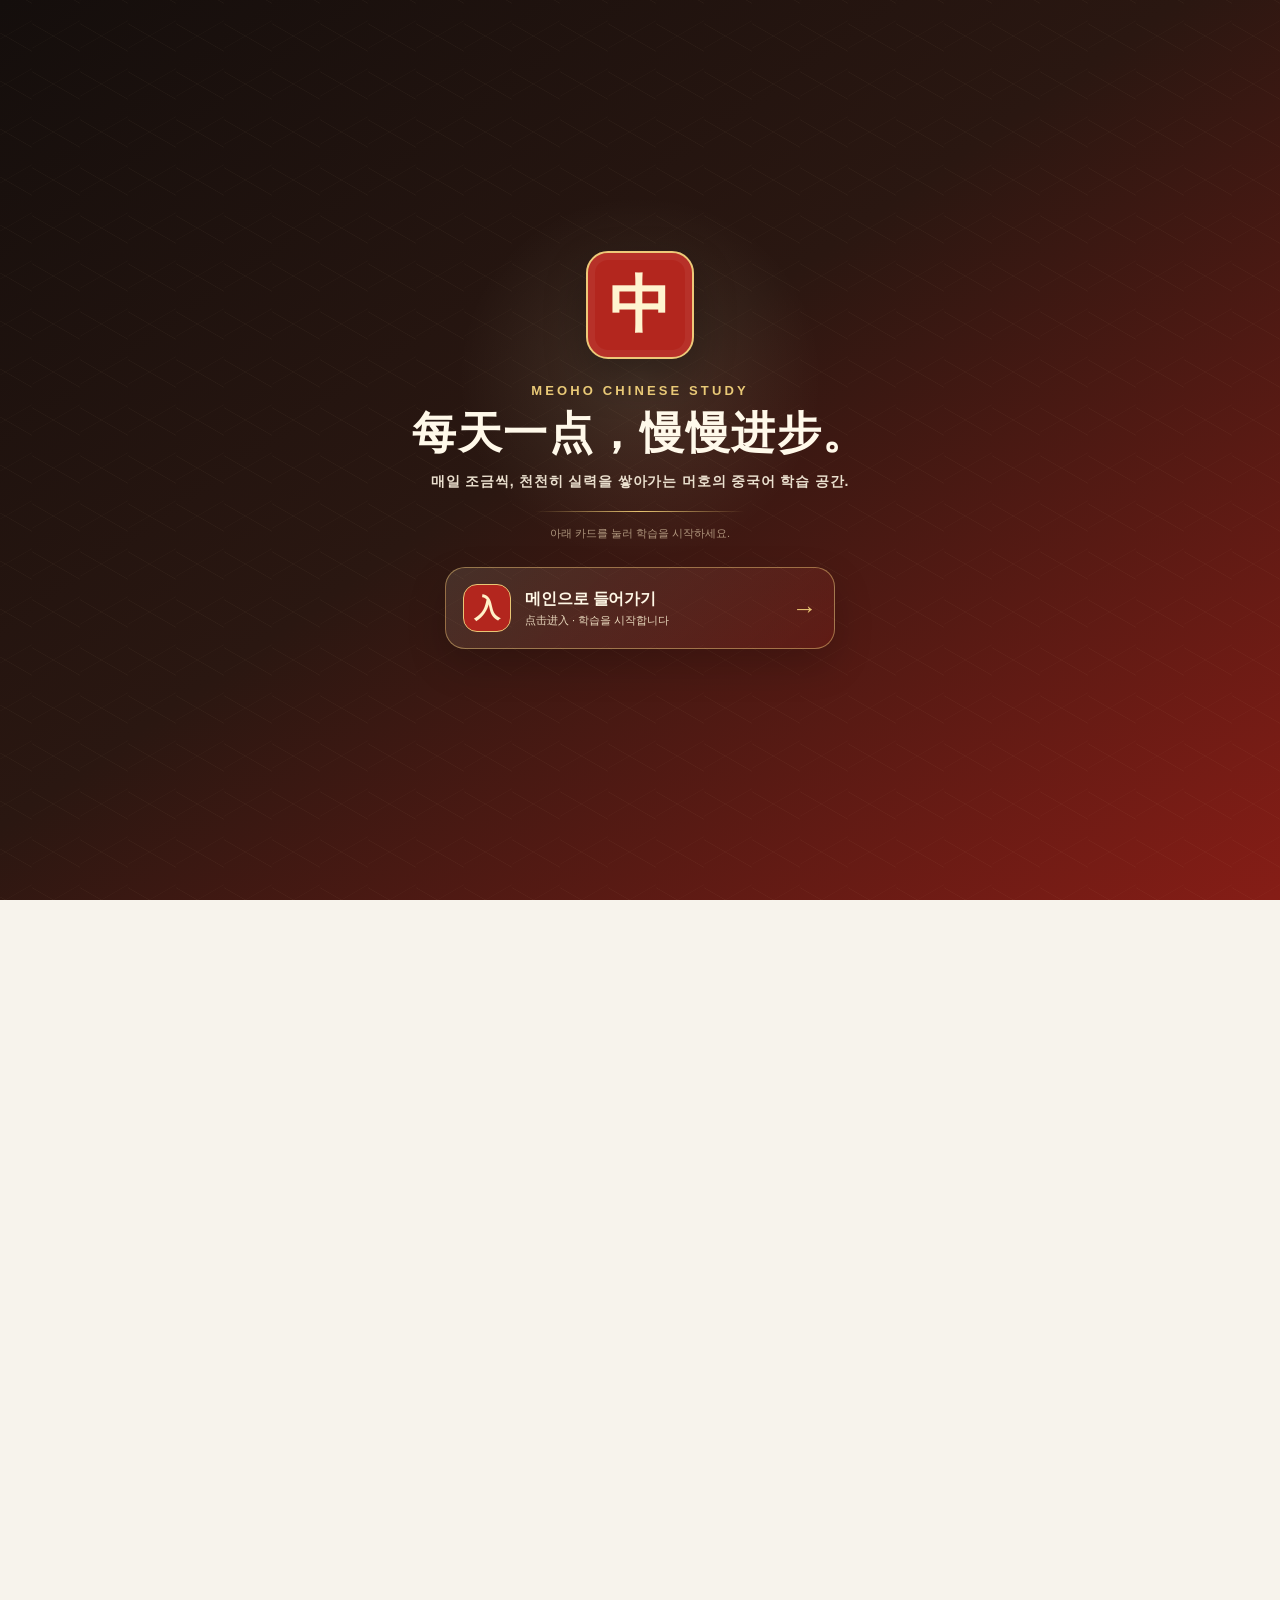
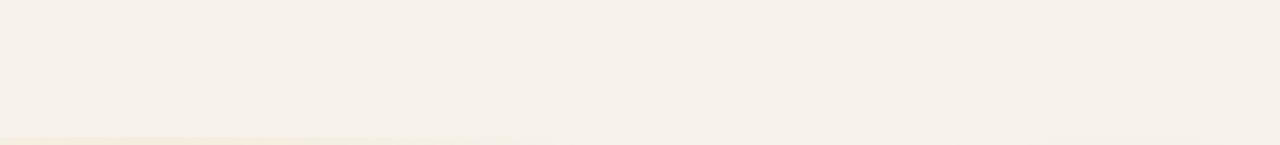
<file: index.html>
<!DOCTYPE html>
<html lang="ko">
<head>
<meta charset="UTF-8"><meta name="viewport" content="width=device-width,initial-scale=1">
<title>머호의 중국어 공부</title><style>

:root{
  --bg:#f7f8fc;
  --card:#ffffff;
  --text:#191d28;
  --muted:#737b8c;
  --border:#e7eaf1;
  --accent:#4568f2;
  --accent-soft:#eef2ff;
  --shadow:0 16px 45px rgba(34,45,85,.08);
}
*{box-sizing:border-box}
html{scroll-behavior:smooth}
body{
  margin:0;
  font-family:Inter,Pretendard,"Noto Sans KR","Apple SD Gothic Neo",Arial,sans-serif;
  background:var(--bg);
  color:var(--text);
}
a{text-decoration:none;color:inherit}
button,select,input{font:inherit}
button{cursor:pointer}
.shell{max-width:1060px;margin:0 auto;padding:34px 22px 70px}
.topnav{
  display:flex;align-items:center;justify-content:space-between;
  margin-bottom:34px;
}
.brand{
  font-size:18px;font-weight:900;letter-spacing:-.02em;
  display:flex;align-items:center;gap:10px;
}
.brand-mark{
  width:38px;height:38px;border-radius:12px;background:var(--accent);
  color:white;display:flex;align-items:center;justify-content:center;
  font-size:21px;font-weight:900;
}
.nav-home{
  border:1px solid var(--border);background:#fff;padding:10px 14px;border-radius:12px;
  font-weight:700;color:#4e5667;
}
.eyebrow{
  margin:0 0 10px;color:var(--accent);font-weight:900;font-size:12px;letter-spacing:.13em;
}
h1,h2,h3,p{word-break:keep-all}
.page-title{font-size:36px;margin:0 0 8px;letter-spacing:-.04em}
.page-sub{color:var(--muted);margin:0;line-height:1.65}

/* HOME */
.home-shell{min-height:100vh;display:flex;flex-direction:column}
.home-main{flex:1;display:flex;align-items:center}
.hero-wrap{width:100%}
.hero{
  position:relative;overflow:hidden;
  background:linear-gradient(135deg,#151a2d 0%,#25345e 62%,#4568f2 100%);
  color:#fff;border-radius:32px;padding:54px 52px;box-shadow:var(--shadow);
  margin-bottom:22px;
}
.hero:after{
  content:"学";position:absolute;right:38px;bottom:-70px;
  font-size:250px;font-family:serif;font-weight:800;opacity:.08;
}
.hero .eyebrow{color:#bfcaff}
.hero h1{font-size:48px;letter-spacing:-.05em;margin:0 0 16px;position:relative;z-index:1}
.hero p{margin:0;color:#d9def0;font-size:17px;line-height:1.7;position:relative;z-index:1}
.hero-stats{
  margin-top:28px;display:flex;gap:12px;flex-wrap:wrap;position:relative;z-index:1;
}
.stat-pill{
  background:rgba(255,255,255,.11);border:1px solid rgba(255,255,255,.15);
  border-radius:999px;padding:10px 15px;font-size:14px;
}
.stat-pill strong{font-size:16px;margin-right:4px}
.menu-grid{display:grid;grid-template-columns:repeat(2,1fr);gap:16px}
.home-card{
  background:#fff;border:1px solid var(--border);border-radius:24px;
  padding:26px;min-height:220px;display:flex;flex-direction:column;
  box-shadow:0 8px 28px rgba(34,45,85,.045);
  transition:.18s ease;
}
.home-card:hover{transform:translateY(-4px);box-shadow:0 16px 38px rgba(34,45,85,.09);border-color:#dbe1fa}
.card-icon{
  width:54px;height:54px;border-radius:16px;background:var(--accent-soft);
  color:var(--accent);display:flex;align-items:center;justify-content:center;
  font-size:27px;font-weight:900;margin-bottom:22px;
}
.home-card h2{font-size:22px;margin:0 0 9px;letter-spacing:-.03em}
.home-card p{font-size:14px;line-height:1.65;color:var(--muted);margin:0}
.card-foot{margin-top:auto;padding-top:20px;display:flex;align-items:center;justify-content:space-between;font-weight:800}
.card-foot span:last-child{font-size:21px;color:#9ba3b5}

/* STUDY */
.page-head{
  display:flex;justify-content:space-between;gap:18px;align-items:flex-start;margin-bottom:22px;
}
.ghost{border:1px solid var(--border);background:#fff;border-radius:12px;padding:10px 14px;color:#4d5566}
.stats{display:grid;grid-template-columns:repeat(4,1fr);gap:12px;margin-bottom:18px}
.stats div{background:#fff;border:1px solid var(--border);border-radius:17px;padding:18px;text-align:center}
.stats strong{display:block;font-size:25px}.stats span{font-size:13px;color:var(--muted)}
.study-panel{background:#fff;border:1px solid var(--border);border-radius:24px;padding:22px;box-shadow:var(--shadow)}
.topline{display:flex;justify-content:space-between;align-items:center;color:var(--muted);font-size:14px}
.controls{display:flex;gap:10px}
select{border:1px solid var(--border);background:#fff;border-radius:12px;padding:9px 12px;color:#4d5566}
.card{
  min-height:350px;margin:20px 0;background:linear-gradient(180deg,#fbfcff,#f5f7ff);
  border:1px solid #e5e9ff;border-radius:22px;padding:42px 20px;text-align:center;
  display:flex;flex-direction:column;align-items:center;justify-content:center;gap:16px
}
.hanzi{font-size:68px;font-weight:900;letter-spacing:.03em}
.pinyin{font-size:27px;color:var(--accent);font-weight:800}
.meaning{font-size:23px;font-weight:700}
.hidden{visibility:hidden}
.reveal{border:0;background:var(--accent-soft);color:var(--accent);border-radius:999px;padding:9px 15px;font-weight:800}
.voice-hint{font-size:12px;color:var(--muted);margin-top:-8px}
.rating{display:grid;grid-template-columns:repeat(3,1fr);gap:10px;margin-bottom:12px}
.rate{border:0;border-radius:14px;padding:14px;font-weight:900}
.unknown{background:#fff0f0;color:#c74242}.unsure{background:#fff7df;color:#9a6900}.known{background:#eaf8ef;color:#27814a}
.nav{display:grid;grid-template-columns:1fr 1fr;gap:10px}
.nav button{border:1px solid var(--border);background:#fff;border-radius:14px;padding:13px;font-weight:800}
.list-section,.wrong-section{margin-top:28px}
.list-header,.wrong-header{display:flex;justify-content:space-between;align-items:center;gap:16px;margin-bottom:13px}
.list-header h2,.wrong-header h2{margin:0}
.list-header input{width:300px;max-width:100%;border:1px solid var(--border);border-radius:12px;padding:11px 13px;background:#fff}
.word-list{display:grid;grid-template-columns:repeat(2,1fr);gap:10px}
.word-item{background:#fff;border:1px solid var(--border);border-radius:14px;padding:14px 16px;display:grid;grid-template-columns:100px 1fr auto;gap:12px;align-items:center}
.word-item .hz{font-size:22px;font-weight:900}.word-item .py{color:var(--accent);font-size:14px}.word-item .mn{color:#50586a;font-size:14px;margin-top:3px}
.badge{font-size:12px;padding:5px 8px;border-radius:999px;background:#f0f2f6;color:#6e7584}

/* WRONG */
.wrong-section{background:#fff;border:1px solid var(--border);border-radius:22px;padding:22px;box-shadow:var(--shadow)}
.wrong-header p{margin:5px 0 0;color:var(--muted);font-size:14px}
.wrong-count{background:#fff0f0;color:#c74242;border-radius:999px;padding:7px 11px;font-size:13px;font-weight:900}
.wrong-add{display:grid;grid-template-columns:1fr 1fr 1.2fr auto;gap:10px;margin-bottom:16px}
.wrong-add input{border:1px solid var(--border);border-radius:12px;padding:11px 12px;background:#fff;min-width:0}
.wrong-add button{border:0;background:var(--accent);color:#fff;border-radius:12px;padding:11px 14px;font-weight:900}
.wrong-list{display:grid;gap:10px}
.wrong-item{border:1px solid var(--border);border-radius:14px;padding:14px 16px;display:grid;grid-template-columns:110px 1fr auto;gap:12px;align-items:center}
.wrong-item .hz{font-size:24px;font-weight:900}.wrong-item .py{color:var(--accent);font-size:14px;font-weight:800}.wrong-item .mn{color:#50586a;font-size:14px;margin-top:3px}
.wrong-actions{display:flex;gap:8px;flex-wrap:wrap;justify-content:flex-end}
.wrong-actions button{border:1px solid var(--border);background:#fff;border-radius:10px;padding:8px 10px;font-size:13px;font-weight:800}
.wrong-actions .learned{background:#eaf8ef;color:#27814a;border-color:#d6efdf}
.wrong-actions .edit{background:#eef2ff;color:var(--accent);border-color:#dfe5ff}
.wrong-actions .delete{background:#fff0f0;color:#c74242;border-color:#f4dada}
.wrong-empty{text-align:center;color:var(--muted);padding:34px 12px;border:1px dashed var(--border);border-radius:14px}

/* SENTENCE */
.coming{
  background:#fff;border:1px solid var(--border);border-radius:26px;padding:70px 25px;text-align:center;box-shadow:var(--shadow)
}
.coming-icon{width:84px;height:84px;border-radius:24px;background:var(--accent-soft);color:var(--accent);display:flex;align-items:center;justify-content:center;font-size:42px;font-weight:900;margin:0 auto 18px}
.coming h2{font-size:25px;margin:0 0 10px}.coming p{margin:0;color:var(--muted);line-height:1.7}

@media(max-width:760px){
  .shell{padding:22px 14px 50px}
  .hero{padding:38px 26px;border-radius:26px}.hero h1{font-size:38px}
  .menu-grid{grid-template-columns:1fr}
  .home-card{min-height:170px}
  .stats{grid-template-columns:repeat(2,1fr)}
  .page-head{flex-direction:column}
  .topline{align-items:flex-start;flex-direction:column;gap:12px}
  .controls{width:100%}.controls>*{flex:1}
  .hanzi{font-size:54px}.card{min-height:320px}
  .word-list{grid-template-columns:1fr}.word-item{grid-template-columns:88px 1fr auto}
  .list-header{align-items:flex-start;flex-direction:column}.list-header input{width:100%}
  .wrong-add{grid-template-columns:1fr}
  .wrong-item{grid-template-columns:82px 1fr}.wrong-actions{grid-column:1/-1;justify-content:stretch}.wrong-actions button{flex:1}
}


.sentence-tabs{display:flex;gap:10px;margin:22px 0}
.sentence-tab{border:1px solid var(--border);background:#fff;border-radius:14px;padding:12px 18px;font-weight:900;color:#5b6475}
.sentence-tab.active{background:var(--accent);color:white;border-color:var(--accent)}
.sentence-toolbar{display:flex;justify-content:space-between;gap:12px;align-items:center;margin-bottom:14px;flex-wrap:wrap}
.sentence-toolbar .group{display:flex;gap:9px;flex-wrap:wrap}
.sentence-card{background:#fff;border:1px solid var(--border);border-radius:26px;padding:28px;box-shadow:var(--shadow)}
.sentence-meta{display:flex;justify-content:space-between;align-items:center;gap:10px;color:var(--muted);font-size:13px;margin-bottom:24px}
.sentence-badges{display:flex;gap:7px;flex-wrap:wrap}
.sbadge{padding:6px 9px;border-radius:999px;background:#f0f2f6;font-weight:800}
.sentence-cn{font-size:34px;font-weight:900;line-height:1.55;letter-spacing:.01em;text-align:center;margin:34px 0 20px}
.sentence-pinyin{font-size:20px;line-height:1.7;color:var(--accent);font-weight:800;text-align:center;margin:14px 0}
.sentence-meaning{font-size:20px;line-height:1.65;text-align:center;font-weight:700;margin:14px 0}
.sentence-actions{display:flex;justify-content:center;gap:10px;flex-wrap:wrap;margin-top:22px}
.sentence-actions button{border:0;background:var(--accent-soft);color:var(--accent);border-radius:999px;padding:10px 16px;font-weight:900}
.focus-box{margin-top:24px;border-top:1px solid var(--border);padding-top:18px;display:flex;gap:10px;align-items:center;justify-content:center;flex-wrap:wrap}
.focus-box span{font-size:13px;color:var(--muted)}
.focus-word{background:#fff7df;color:#8f6300;padding:7px 11px;border-radius:999px;font-weight:900}
.sentence-rate{display:grid;grid-template-columns:1fr 1fr;gap:10px;margin-top:18px}
.sentence-rate button{border:0;border-radius:14px;padding:13px;font-weight:900}
.snav{display:grid;grid-template-columns:1fr 1fr;gap:10px;margin-top:10px}
.snav button{border:1px solid var(--border);background:#fff;border-radius:14px;padding:13px;font-weight:900}
.progress-track{height:8px;background:#edf0f5;border-radius:999px;overflow:hidden;margin:15px 0 24px}
.progress-bar{height:100%;background:var(--accent);width:0}
.quiz-panel{background:#fff;border:1px solid var(--border);border-radius:26px;padding:28px;box-shadow:var(--shadow)}
.quiz-head{display:flex;justify-content:space-between;gap:12px;align-items:center;margin-bottom:18px}
.quiz-type{font-size:13px;font-weight:900;color:var(--accent);background:var(--accent-soft);padding:7px 10px;border-radius:999px}
.quiz-question{font-size:27px;font-weight:900;line-height:1.55;margin:28px 0;text-align:center}
.quiz-sub{color:var(--muted);text-align:center;margin-top:-14px;margin-bottom:24px}
.options{display:grid;grid-template-columns:1fr 1fr;gap:10px}
.option{border:1px solid var(--border);background:#fff;border-radius:15px;padding:15px;text-align:left;font-weight:800;line-height:1.45}
.option:hover{border-color:#cfd7ff;background:#fafbff}
.option.correct{background:#eaf8ef;border-color:#c9e8d5;color:#247343}
.option.wrong{background:#fff0f0;border-color:#efd1d1;color:#b63b3b}
.quiz-feedback{margin-top:16px;padding:14px 16px;border-radius:14px;background:#f7f8fb;line-height:1.6;display:none}
.quiz-next{width:100%;border:0;background:var(--accent);color:#fff;border-radius:14px;padding:14px;font-weight:900;margin-top:14px;display:none}
.token-bank,.answer-bank{display:flex;gap:8px;flex-wrap:wrap;justify-content:center;min-height:58px;padding:12px;border-radius:15px;border:1px dashed var(--border);margin:12px 0}
.token{border:1px solid var(--border);background:#fff;border-radius:11px;padding:9px 12px;font-weight:900}
.answer-bank{background:#fafbff;border-style:solid}
.quiz-mode-cards{display:grid;grid-template-columns:repeat(4,1fr);gap:10px;margin-bottom:18px}
.quiz-mode-card{border:1px solid var(--border);background:#fff;border-radius:16px;padding:14px;text-align:center;font-weight:900}
.quiz-mode-card.active{border-color:#cbd4ff;background:var(--accent-soft);color:var(--accent)}
.listen-btn{border:0;background:var(--accent);color:#fff;border-radius:999px;padding:12px 18px;font-weight:900;display:block;margin:8px auto 22px}
.hidden-block{display:none!important}
.today-box{margin-top:18px;background:#fff;border:1px solid rgba(255,255,255,.2);background:rgba(255,255,255,.10);border-radius:18px;padding:15px 17px;position:relative;z-index:1}
.today-box .label{font-size:12px;color:#cdd5ff;font-weight:900;margin-bottom:5px}
.today-box .cn{font-size:18px;font-weight:900}
.today-box .ko{font-size:13px;color:#d9def0;margin-top:5px}
@media(max-width:760px){
 .sentence-cn{font-size:27px}.options{grid-template-columns:1fr}.quiz-mode-cards{grid-template-columns:1fr 1fr}
 .sentence-card,.quiz-panel{padding:20px}
}


.today-main-cta{display:flex;align-items:center;justify-content:space-between;gap:16px;margin-top:18px;background:#fff;color:var(--text);border-radius:18px;padding:18px 20px;position:relative;z-index:1;box-shadow:0 10px 28px rgba(0,0,0,.12)}
.today-main-cta .left{display:flex;align-items:center;gap:14px}
.today-main-cta .icon{width:48px;height:48px;border-radius:14px;background:var(--accent-soft);color:var(--accent);display:flex;align-items:center;justify-content:center;font-size:25px;font-weight:900}
.today-main-cta h3{margin:0 0 4px;font-size:18px}.today-main-cta p{margin:0;color:var(--muted);font-size:13px}
.today-main-cta .go{font-size:22px;color:var(--accent);font-weight:900}
@media(max-width:760px){.today-main-cta{align-items:flex-start}.today-main-cta .left{align-items:flex-start}}


/* v16 main study focus */
.today-main-big{
  margin-top:22px;
  padding:25px 26px;
  min-height:112px;
  border-radius:22px;
  display:flex;
  align-items:center;
  justify-content:space-between;
  gap:20px;
}
.today-main-left{display:flex;align-items:center;gap:18px;min-width:0}
.today-main-icon{
  flex:0 0 64px;width:64px;height:64px;border-radius:18px;
  display:flex;align-items:center;justify-content:center;
  background:linear-gradient(135deg,#eef2ff,#dfe7ff);
  color:var(--accent);font-size:32px;font-weight:900
}
.today-main-copy{min-width:0}
.today-main-kicker{display:block;font-size:11px;letter-spacing:.12em;color:var(--accent);font-weight:900;margin-bottom:5px}
.today-main-copy h2{margin:0 0 7px;font-size:23px;letter-spacing:-.03em}
.today-main-copy p{margin:0;color:var(--muted);font-size:14px}
.today-main-right{display:flex;align-items:center;gap:15px}
.today-status-badge{
  white-space:nowrap;padding:8px 11px;border-radius:999px;
  background:#f1f3f8;color:#737b8c;font-size:12px;font-weight:900
}
.today-status-badge.done{background:#eaf8ef;color:#247343}
.today-main-arrow{font-size:27px;color:var(--accent);font-weight:900}

.study-calendar{
  width:100%;max-width:100%;margin:22px 0;
  background:#fff;border:1px solid var(--border);border-radius:24px;
  padding:24px;box-shadow:0 8px 28px rgba(34,45,85,.045)
}
.calendar-head{display:flex;justify-content:space-between;align-items:flex-start;gap:20px;margin-bottom:20px}
.calendar-head .eyebrow{margin-bottom:5px}
.calendar-head h2{margin:0 0 6px;font-size:24px;letter-spacing:-.03em}
.calendar-head p{margin:0;color:var(--muted);font-size:13px}
.calendar-nav{display:flex;align-items:center;gap:10px;white-space:nowrap}
.calendar-nav button{
  width:38px;height:38px;border-radius:11px;border:1px solid var(--border);
  background:#fff;font-weight:900;color:#5b6475
}
.calendar-nav strong{min-width:105px;text-align:center;font-size:16px}
.calendar-week,.calendar-grid{display:grid;grid-template-columns:repeat(7,1fr);gap:8px}
.calendar-week{margin-bottom:8px}
.calendar-week span{text-align:center;font-size:12px;color:var(--muted);font-weight:900;padding:5px 0}
.calendar-day{
  min-height:78px;border:1px solid var(--border);border-radius:13px;
  padding:9px;position:relative;background:#fff
}
.calendar-day.empty{border-color:transparent;background:transparent}
.calendar-day .day-num{font-size:13px;font-weight:900;color:#4e5667}
.calendar-day.today{border:2px solid var(--accent);background:#fafbff}
.calendar-day.done{background:#eef9f2;border-color:#cfead8}
.calendar-day.done .day-num{color:#247343}
.calendar-check{
  position:absolute;left:8px;right:8px;bottom:8px;
  font-size:11px;font-weight:900;color:#247343;
  padding:5px 6px;border-radius:8px;background:#dff4e7;text-align:center
}
.calendar-legend{display:flex;gap:16px;justify-content:flex-end;margin-top:14px;font-size:12px;color:var(--muted)}
.calendar-legend span{display:flex;align-items:center;gap:6px}
.legend-dot{width:10px;height:10px;border-radius:50%;display:inline-block}
.today-dot{border:2px solid var(--accent);background:#fff}
.done-dot{background:#8fd3a7}

@media(max-width:760px){
  .today-main-big{align-items:flex-start;padding:20px}
  .today-main-left{align-items:flex-start}
  .today-main-icon{width:54px;height:54px;flex-basis:54px;font-size:27px}
  .today-main-right{flex-direction:column;align-items:flex-end;gap:8px}
  .today-status-badge{font-size:11px}
  .calendar-head{flex-direction:column}
  .calendar-nav{width:100%;justify-content:space-between}
  .calendar-day{min-height:58px;padding:6px}
  .calendar-check{font-size:9px;left:5px;right:5px;bottom:5px;padding:3px}
}


/* ===== v18 CLEAN HOME LAYOUT ===== */
.home-shell{
  min-height:100vh;
  display:block;
}
.home-main{
  display:block;
  width:100%;
}
.hero-wrap{
  width:100%;
  max-width:900px;
  margin:0 auto;
}
.hero{
  width:100%;
  margin:0 0 20px;
  padding:48px 44px;
  border-radius:30px;
  min-height:auto;
}
.hero h1{
  font-size:46px;
  line-height:1.2;
  margin:0 0 16px;
}
.hero-stats{
  margin-top:26px;
}

/* Today study = one clean large card under hero */
.today-main-cta,
.today-main-big{
  position:relative;
  width:100%;
  min-height:118px;
  margin:0 0 20px;
  padding:24px 26px;
  display:flex;
  align-items:center;
  justify-content:space-between;
  gap:18px;
  border-radius:22px;
  background:#fff;
  color:var(--text);
  border:1px solid var(--border);
  box-shadow:0 10px 30px rgba(34,45,85,.07);
  overflow:visible;
}
.today-main-left{
  display:flex;
  align-items:center;
  gap:18px;
  min-width:0;
}
.today-main-icon{
  flex:0 0 62px;
  width:62px;
  height:62px;
  border-radius:18px;
  display:flex;
  align-items:center;
  justify-content:center;
  background:var(--accent-soft);
  color:var(--accent);
  font-size:31px;
  font-weight:900;
}
.today-main-copy h2{
  margin:0;
  font-size:24px;
  letter-spacing:-.03em;
}
.today-main-copy p,
.today-main-kicker{
  display:none !important;
}
.today-main-right{
  display:flex;
  align-items:center;
  gap:14px;
}
.today-main-arrow{
  font-size:26px;
  color:var(--accent);
  font-weight:900;
}
.today-status-badge{
  padding:8px 11px;
  border-radius:999px;
  background:#f1f3f8;
  color:#737b8c;
  font-size:12px;
  font-weight:900;
  white-space:nowrap;
}
.today-status-badge.done{
  background:#eaf8ef;
  color:#247343;
}

/* Hover tooltip */
.today-main-cta::after{
  content:"단어 30문제 + HSK 20문제 · 오늘 총 50문제";
  position:absolute;
  left:50%;
  bottom:-48px;
  transform:translateX(-50%) translateY(-4px);
  width:max-content;
  max-width:calc(100vw - 40px);
  padding:10px 14px;
  border-radius:12px;
  background:#151a2d;
  color:#fff;
  font-size:13px;
  font-weight:800;
  line-height:1.4;
  opacity:0;
  pointer-events:none;
  transition:opacity .15s ease, transform .15s ease;
  z-index:30;
  box-shadow:0 10px 25px rgba(0,0,0,.18);
}
.today-main-cta::before{
  content:"";
  position:absolute;
  left:50%;
  bottom:-10px;
  transform:translateX(-50%);
  border-left:7px solid transparent;
  border-right:7px solid transparent;
  border-bottom:7px solid #151a2d;
  opacity:0;
  transition:opacity .15s ease;
  z-index:31;
}
.today-main-cta:hover::after,
.today-main-cta:hover::before{
  opacity:1;
}
.today-main-cta:hover::after{
  transform:translateX(-50%) translateY(0);
}

/* Calendar stacked full-width */
.study-calendar{
  width:100%;
  margin:0 0 20px;
  padding:24px;
  border-radius:24px;
  background:#fff;
  border:1px solid var(--border);
  box-shadow:0 8px 28px rgba(34,45,85,.045);
}
.calendar-head{
  display:flex;
  align-items:flex-start;
  justify-content:space-between;
  gap:18px;
  margin-bottom:20px;
}
.calendar-head h2{
  font-size:23px;
}
.calendar-grid,
.calendar-week{
  grid-template-columns:repeat(7,minmax(0,1fr));
  gap:8px;
}
.calendar-day{
  min-width:0;
  min-height:74px;
}

/* Lower menu: three equal cards */
.menu-grid{
  width:100%;
  display:grid;
  grid-template-columns:repeat(2,minmax(0,1fr));
  gap:16px;
}
.home-card{
  min-width:0;
  min-height:210px;
  width:100%;
}

/* Ensure nothing floats horizontally */
.hero,
.today-main-cta,
.study-calendar,
.menu-grid{
  float:none !important;
  position:relative;
  left:auto;
  right:auto;
  top:auto;
}

@media(max-width:760px){
  .hero-wrap{max-width:100%}
  .hero{
    padding:36px 24px;
    border-radius:24px;
  }
  .hero h1{font-size:36px}
  .today-main-cta,
  .today-main-big{
    min-height:100px;
    padding:20px;
  }
  .today-main-left{gap:14px}
  .today-main-icon{
    flex-basis:52px;
    width:52px;
    height:52px;
    font-size:26px;
  }
  .today-main-copy h2{font-size:21px}
  .today-main-right{
    flex-direction:row;
    align-items:center;
  }
  .today-status-badge{display:none}
  .today-main-cta::after{
    display:none;
  }
  .today-main-cta::before{
    display:none;
  }
  .calendar-head{
    flex-direction:column;
  }
  .calendar-nav{
    width:100%;
    justify-content:space-between;
  }
  .calendar-day{
    min-height:58px;
    padding:6px;
  }
  .menu-grid{
    grid-template-columns:1fr;
  }
  .home-card{
    min-height:170px;
  }
}


/* v19 Today study as main */
.hero{
  margin-bottom:16px;
}
.today-main-cta,
.today-main-big{
  min-height:150px;
  padding:30px 32px;
  border:2px solid #dbe3ff;
  box-shadow:0 18px 44px rgba(45,72,170,.12);
}
.today-main-icon{
  width:74px;height:74px;flex-basis:74px;
  font-size:36px;border-radius:21px;
}
.today-main-copy h2{
  font-size:30px;
}
.today-main-right .today-main-arrow{
  font-size:32px;
}
.menu-grid{
  margin-top:0;
}
.study-calendar{
  margin-top:0;
}
@media(max-width:760px){
  .today-main-cta,.today-main-big{min-height:120px;padding:22px}
  .today-main-icon{width:58px;height:58px;flex-basis:58px;font-size:28px}
  .today-main-copy h2{font-size:24px}
}


/* ===== v20 CALENDAR POLISH ===== */
.study-calendar{
  margin:24px 0 0 !important;
  padding:20px !important;
  border-radius:20px !important;
  box-shadow:0 6px 20px rgba(34,45,85,.04) !important;
}
.calendar-head{
  margin-bottom:14px !important;
  align-items:center !important;
}
.calendar-head .eyebrow{
  margin-bottom:3px !important;
  font-size:10px !important;
}
.calendar-head h2{
  margin:0 0 3px !important;
  font-size:20px !important;
}
.calendar-head p{
  font-size:12px !important;
}
.calendar-nav button{
  width:34px !important;
  height:34px !important;
}
.calendar-nav strong{
  font-size:14px !important;
  min-width:94px !important;
}
.calendar-week{
  margin-bottom:6px !important;
  gap:6px !important;
}
.calendar-week span{
  font-size:11px !important;
  padding:3px 0 !important;
}
.calendar-grid{
  gap:6px !important;
}
.calendar-day{
  min-height:52px !important;
  padding:7px !important;
  border-radius:11px !important;
}
.calendar-day .day-num{
  font-size:12px !important;
}
.calendar-day.today{
  border:2px solid var(--accent) !important;
  background:#f7f9ff !important;
}
.calendar-day.done{
  background:linear-gradient(135deg,#25a35a,#3cc779) !important;
  border:1px solid #20914f !important;
  box-shadow:0 6px 14px rgba(37,163,90,.24) !important;
}
.calendar-day.done .day-num{
  color:#fff !important;
  font-weight:900 !important;
}
.calendar-check{
  left:6px !important;
  right:6px !important;
  bottom:6px !important;
  padding:4px 5px !important;
  background:rgba(255,255,255,.94) !important;
  color:#168044 !important;
  font-size:10px !important;
  border-radius:7px !important;
  box-shadow:0 2px 6px rgba(0,0,0,.08) !important;
}
.calendar-day.today.done{
  outline:3px solid #b9c8ff !important;
  outline-offset:2px !important;
}
.calendar-legend{
  margin-top:10px !important;
  font-size:11px !important;
}
.done-dot{
  background:#25a35a !important;
  box-shadow:0 0 0 3px rgba(37,163,90,.13) !important;
}

@media(max-width:760px){
  .study-calendar{padding:16px !important}
  .calendar-day{min-height:46px !important;padding:5px !important}
  .calendar-check{font-size:8px !important;left:4px !important;right:4px !important;bottom:4px !important;padding:3px !important}
}


/* ===== v21 LIVE STUDY STATS ===== */
.monthly-stats .stat-pill{
  display:flex;
  align-items:baseline;
  gap:5px;
  padding:10px 15px;
}
.monthly-stats .stat-pill strong{
  font-size:20px;
  margin:0;
}
.monthly-stats .stat-pill span{
  font-size:12px;
  color:#dce2f4;
  font-weight:700;
}
.resume-note{
  display:block;
  margin-top:6px;
  font-size:12px;
  color:var(--accent);
  font-weight:900;
}


/* ===== v30 Chinese-inspired theme ===== */
:root{
  --cn-red:#b3261e;
  --cn-red-dark:#75140f;
  --cn-red-soft:#fff2ef;
  --cn-gold:#d6a84b;
  --cn-gold-soft:#f7e7bd;
  --cn-ink:#17191f;
  --cn-paper:#fbf7ef;
}
body{
  background:
    radial-gradient(circle at 12% 8%, rgba(214,168,75,.10), transparent 25%),
    radial-gradient(circle at 88% 22%, rgba(179,38,30,.07), transparent 24%),
    #f7f3ec !important;
  color:var(--cn-ink);
}
.brand-mark{
  background:linear-gradient(145deg,var(--cn-red),#d74732) !important;
  box-shadow:0 7px 18px rgba(179,38,30,.24);
}
.brand{
  color:#211b18 !important;
}
.hero{
  position:relative;
  overflow:hidden;
  background:
    linear-gradient(125deg,#17191f 0%,#252018 48%,#7e1b14 100%) !important;
  border:1px solid rgba(214,168,75,.28);
  box-shadow:0 18px 44px rgba(54,26,14,.16) !important;
}
.hero::before{
  content:"";
  position:absolute;
  inset:0;
  pointer-events:none;
  opacity:.16;
  background-image:
    linear-gradient(30deg, transparent 48%, rgba(255,255,255,.17) 49%, transparent 50%),
    linear-gradient(150deg, transparent 48%, rgba(255,255,255,.11) 49%, transparent 50%);
  background-size:36px 36px;
}
.hero::after{
  content:"福";
  position:absolute;
  right:34px;
  bottom:-34px;
  font-size:200px;
  line-height:1;
  color:rgba(214,168,75,.11);
  font-family:"KaiTi","STKaiti","SimSun",serif;
  transform:rotate(-6deg);
}
.hero>*{position:relative;z-index:1}
.hero .eyebrow{
  color:#f1cf82 !important;
}
.hero h1{
  font-family:"KaiTi","STKaiti","SimSun",serif;
  letter-spacing:.01em;
}
.hero-stats .stat-pill{
  border:1px solid rgba(214,168,75,.36) !important;
  background:rgba(255,250,238,.08) !important;
}
.hero-stats .stat-pill strong{
  color:#fff3cf !important;
}
.hero-stats .stat-pill span{
  color:#f4e8cf !important;
}
.today-main-cta,
.today-main-big{
  border-color:#eadcc5 !important;
  background:linear-gradient(180deg,#fffdf8,#fbf4e8) !important;
  box-shadow:0 14px 34px rgba(77,43,22,.09) !important;
}
.today-main-icon{
  background:linear-gradient(145deg,#fff0e9,#f8dfcf) !important;
  color:var(--cn-red) !important;
  border:1px solid #efcab7;
}
.today-main-copy h2{
  color:#271b16 !important;
}
.today-status-badge{
  background:#f5e9d8 !important;
  color:#795f43 !important;
}
.today-status-badge.done{
  background:#e9f6ec !important;
  color:#237142 !important;
}
.today-main-arrow{
  color:var(--cn-red) !important;
}
.today-main-cta::after{
  background:#2b211c !important;
}
.today-main-cta::before{
  border-bottom-color:#2b211c !important;
}
.home-card{
  border-color:#eadfce !important;
  background:linear-gradient(180deg,#fffdfa,#faf4ea) !important;
}
.home-card:hover{
  transform:translateY(-4px);
  box-shadow:0 16px 34px rgba(78,44,24,.12) !important;
  border-color:#d9b477 !important;
}
.card-icon{
  background:#fff0ea !important;
  color:var(--cn-red) !important;
  border:1px solid #efd1c0;
}
.card-foot{
  color:var(--cn-red) !important;
}
.study-calendar{
  background:#fffdf9 !important;
  border-color:#e7dac6 !important;
}
.calendar-head .eyebrow{
  color:#9b6c31 !important;
}
.calendar-day.today{
  border-color:var(--cn-red) !important;
  background:#fff3ef !important;
}
.calendar-day.done{
  background:linear-gradient(135deg,#9f261d,#c73a2d) !important;
  border-color:#862019 !important;
  box-shadow:0 6px 14px rgba(159,38,29,.24) !important;
}
.calendar-check{
  color:#8a1d16 !important;
}
.done-dot{
  background:#b3261e !important;
}
.nav-home,.ghost{
  border-color:#e6d8c4 !important;
  background:#fffaf2 !important;
}
.nav-home:hover,.ghost:hover{
  border-color:#c9954c !important;
  color:#8f251d !important;
}

/* ===== Intro splash ===== */
.intro-splash{
  position:fixed;
  inset:0;
  z-index:9999;
  display:flex;
  align-items:center;
  justify-content:center;
  background:
    radial-gradient(circle at 50% 42%, rgba(255,235,191,.12), transparent 22%),
    linear-gradient(145deg,#140e0c 0%,#2a1711 46%,#861d16 100%);
  color:#fff;
  overflow:hidden;
  transition:opacity .55s ease,visibility .55s ease;
}
.intro-splash.hide{
  opacity:0;
  visibility:hidden;
  pointer-events:none;
}
.intro-splash::before{
  content:"";
  position:absolute;
  inset:-20%;
  opacity:.13;
  background-image:
    linear-gradient(30deg, transparent 47%, rgba(255,230,175,.35) 48%, transparent 49%),
    linear-gradient(150deg, transparent 47%, rgba(255,230,175,.22) 48%, transparent 49%);
  background-size:48px 48px;
  animation:introPattern 8s linear infinite;
}
.intro-inner{
  position:relative;
  z-index:1;
  text-align:center;
  padding:30px;
}
.intro-seal{
  width:108px;
  height:108px;
  margin:0 auto 24px;
  display:flex;
  align-items:center;
  justify-content:center;
  border-radius:22px;
  background:#b3261e;
  border:2px solid #edc979;
  box-shadow:0 18px 42px rgba(0,0,0,.28), inset 0 0 0 7px rgba(255,255,255,.05);
  color:#fff4d0;
  font-family:"KaiTi","STKaiti","SimSun",serif;
  font-size:62px;
  font-weight:900;
  transform:scale(.42) rotate(-12deg);
  opacity:0;
  animation:sealStamp .72s cubic-bezier(.16,.9,.28,1.2) .08s forwards;
}
.intro-kicker{
  margin:0 0 10px;
  color:#e9c977;
  font-size:13px;
  font-weight:900;
  letter-spacing:.24em;
  opacity:0;
  transform:translateY(10px);
  animation:introRise .5s ease .58s forwards;
}
.intro-title{
  margin:0;
  font-family:"KaiTi","STKaiti","SimSun",serif;
  font-size:42px;
  font-weight:900;
  letter-spacing:.04em;
  color:#fff9ea;
  opacity:0;
  transform:translateY(14px);
  animation:introRise .55s ease .78s forwards;
}
.intro-line{
  width:0;
  height:1px;
  margin:18px auto 14px;
  background:linear-gradient(90deg,transparent,#e6c371,transparent);
  animation:introLine .55s ease 1.02s forwards;
}
.intro-sub{
  margin:0;
  color:#ecdcc8;
  font-size:13px;
  letter-spacing:.06em;
  opacity:0;
  animation:introFade .5s ease 1.12s forwards;
}
@keyframes sealStamp{
  0%{opacity:0;transform:scale(.42) rotate(-12deg)}
  60%{opacity:1;transform:scale(1.09) rotate(2deg)}
  100%{opacity:1;transform:scale(1) rotate(0)}
}
@keyframes introRise{to{opacity:1;transform:translateY(0)}}
@keyframes introLine{to{width:210px}}
@keyframes introFade{to{opacity:1}}
@keyframes introPattern{to{transform:translate3d(48px,0,0)}}

html.play-intro .home-shell{opacity:0;transform:translateY(8px)}
.home-shell.intro-hidden{
  opacity:0;
  transform:translateY(8px);
}
.home-shell.intro-show{
  animation:homeReveal .62s ease both;
}
@keyframes homeReveal{
  from{opacity:0;transform:translateY(10px)}
  to{opacity:1;transform:translateY(0)}
}

@media(max-width:760px){
  .hero::after{font-size:128px;right:12px;bottom:-16px}
  .intro-seal{width:88px;height:88px;font-size:50px}
  .intro-title{font-size:34px}
}
@media(prefers-reduced-motion:reduce){
  .intro-splash::before,.intro-seal,.intro-kicker,.intro-title,.intro-line,.intro-sub,.home-shell.intro-show{
    animation:none !important;
  }
}


/* ===== v31 5-second intro + audio controls + page motion ===== */
.intro-audio{
  position:absolute;
  top:24px;
  right:26px;
  z-index:5;
  display:flex;
  align-items:center;
  gap:10px;
  padding:8px 11px;
  border:1px solid rgba(239,201,121,.34);
  border-radius:999px;
  background:rgba(21,13,10,.38);
  backdrop-filter:blur(10px);
}
.audio-icon-btn{
  width:34px;
  height:34px;
  border:0;
  border-radius:50%;
  display:flex;
  align-items:center;
  justify-content:center;
  background:rgba(255,255,255,.1);
  color:#fff5dc;
  cursor:pointer;
  font-size:16px;
}
.audio-volume-wrap{
  display:flex;
  align-items:center;
  gap:8px;
  color:#ecd9b5;
  font-size:10px;
  font-weight:900;
  letter-spacing:.08em;
}
.audio-volume-wrap input{
  width:94px;
  accent-color:#e4bd67;
  cursor:pointer;
}
.intro-sound-hint{
  margin:14px 0 0;
  color:rgba(245,225,189,.62);
  font-size:11px;
  opacity:0;
  animation:introFade .55s ease 1.5s forwards;
}

/* Longer cinematic intro */
.intro-seal{animation-delay:.2s!important;animation-duration:.95s!important}
.intro-kicker{animation-delay:1.15s!important;animation-duration:.7s!important}
.intro-title{animation-delay:1.8s!important;animation-duration:.8s!important}
.intro-line{animation-delay:2.55s!important;animation-duration:.8s!important}
.intro-sub{animation-delay:3.05s!important;animation-duration:.7s!important}

/* Main page cinematic reveal */
.home-shell.page-cinematic .topnav,
.home-shell.page-cinematic .hero,
.home-shell.page-cinematic .today-main-cta,
.home-shell.page-cinematic .menu-grid .home-card,
.home-shell.page-cinematic .study-calendar{
  opacity:0;
  transform:translateY(22px) scale(.985);
}
.home-shell.page-cinematic.reveal .topnav{
  animation:mainRise .55s cubic-bezier(.2,.75,.25,1) .06s forwards;
}
.home-shell.page-cinematic.reveal .hero{
  animation:mainRise .72s cubic-bezier(.2,.75,.25,1) .20s forwards;
}
.home-shell.page-cinematic.reveal .today-main-cta{
  animation:mainRise .64s cubic-bezier(.2,.75,.25,1) .48s forwards;
}
.home-shell.page-cinematic.reveal .menu-grid .home-card:nth-child(1){
  animation:mainRise .58s cubic-bezier(.2,.75,.25,1) .68s forwards;
}
.home-shell.page-cinematic.reveal .menu-grid .home-card:nth-child(2){
  animation:mainRise .58s cubic-bezier(.2,.75,.25,1) .78s forwards;
}
.home-shell.page-cinematic.reveal .menu-grid .home-card:nth-child(3){
  animation:mainRise .58s cubic-bezier(.2,.75,.25,1) .88s forwards;
}
.home-shell.page-cinematic.reveal .menu-grid .home-card:nth-child(4){
  animation:mainRise .58s cubic-bezier(.2,.75,.25,1) .98s forwards;
}
.home-shell.page-cinematic.reveal .study-calendar{
  animation:mainRise .65s cubic-bezier(.2,.75,.25,1) 1.10s forwards;
}
@keyframes mainRise{
  from{opacity:0;transform:translateY(22px) scale(.985)}
  to{opacity:1;transform:translateY(0) scale(1)}
}

/* subtle living hero */
.home-shell.page-cinematic.reveal .hero::after{
  animation:fuFloat 5.5s ease-in-out infinite alternate;
}
@keyframes fuFloat{
  from{transform:rotate(-6deg) translateY(0)}
  to{transform:rotate(-4deg) translateY(-8px)}
}

/* click feedback only on home action cards */
.home-click-target{
  transition:transform .11s ease,filter .11s ease,box-shadow .18s ease!important;
}
.home-click-target.clicking{
  transform:scale(.975)!important;
  filter:brightness(.97);
}

@media(max-width:760px){
  .intro-audio{top:14px;right:14px;padding:6px 8px}
  .audio-volume-wrap input{width:70px}
  .intro-sound-hint{font-size:10px}
}
@media(prefers-reduced-motion:reduce){
  .home-shell.page-cinematic .topnav,
  .home-shell.page-cinematic .hero,
  .home-shell.page-cinematic .today-main-cta,
  .home-shell.page-cinematic .menu-grid .home-card,
  .home-shell.page-cinematic .study-calendar{
    opacity:1!important;
    transform:none!important;
    animation:none!important;
  }
}


/* ===== v32 scroll + BGM usability fixes ===== */
html,body{scroll-behavior:auto!important}
.global-sound-panel{
  position:fixed;
  top:18px;
  right:22px;
  z-index:10020;
  display:flex;
  align-items:center;
  gap:8px;
  padding:7px 10px;
  border:1px solid rgba(214,168,75,.42);
  border-radius:999px;
  background:rgba(29,20,16,.80);
  box-shadow:0 8px 24px rgba(0,0,0,.16);
  backdrop-filter:blur(12px);
  transition:background .3s ease,border-color .3s ease,box-shadow .3s ease;
}
body:not(:has(.intro-splash)) .global-sound-panel,
.intro-splash.hide ~ .global-sound-panel{
  background:rgba(255,250,242,.94);
  border-color:#dec79b;
  box-shadow:0 8px 22px rgba(80,47,24,.11);
}
.bgm-start-btn{
  border:0;
  border-radius:999px;
  padding:8px 12px;
  cursor:pointer;
  background:#b3261e;
  color:#fff7e6;
  font-size:11px;
  font-weight:900;
  letter-spacing:.02em;
  white-space:nowrap;
}
.bgm-start-btn.playing{
  display:none;
}
.global-sound-panel .audio-icon-btn{
  flex:0 0 auto;
}
.global-sound-panel .audio-volume-wrap{
  display:flex;
}
@media(max-width:680px){
  .global-sound-panel{top:10px;right:10px;padding:6px 8px}
  .global-sound-panel .audio-volume-wrap span{display:none}
  .global-sound-panel .audio-volume-wrap input{width:64px}
  .bgm-start-btn{padding:7px 9px}
}


/* ===== v33 click-to-enter + BGM default ON ===== */
.bgm-start-btn{display:none!important}
.intro-splash{
  cursor:pointer;
}
.intro-splash::after{
  content:"화면을 클릭해서 시작";
  position:absolute;
  left:50%;
  bottom:34px;
  transform:translateX(-50%);
  z-index:4;
  padding:9px 15px;
  border-radius:999px;
  border:1px solid rgba(239,201,121,.34);
  background:rgba(20,12,9,.28);
  color:rgba(255,241,211,.82);
  font-size:11px;
  font-weight:900;
  letter-spacing:.08em;
  backdrop-filter:blur(8px);
  animation:introFade .5s ease 1.5s both;
}
@media(max-width:680px){
  .intro-splash::after{bottom:24px;font-size:10px}
}


/* ===== v34 manual enter card ===== */
.intro-splash::after{display:none!important}
.intro-splash{cursor:default!important}
.intro-enter-wrap{
  margin-top:26px;
  opacity:0;
  transform:translateY(12px);
  animation:introRise .6s ease 3.35s forwards;
}
.intro-enter-card{
  width:min(390px,82vw);
  margin:0 auto;
  display:flex;
  align-items:center;
  gap:14px;
  padding:16px 17px;
  border:1px solid rgba(239,201,121,.48);
  border-radius:20px;
  background:
    linear-gradient(135deg,rgba(255,247,226,.11),rgba(179,38,30,.16));
  color:#fff7e6;
  box-shadow:0 16px 38px rgba(0,0,0,.18);
  backdrop-filter:blur(12px);
  cursor:pointer;
  text-align:left;
  transition:transform .16s ease,background .16s ease,border-color .16s ease;
}
.intro-enter-card:hover{
  transform:translateY(-3px);
  border-color:rgba(239,201,121,.78);
  background:
    linear-gradient(135deg,rgba(255,247,226,.16),rgba(179,38,30,.24));
}
.intro-enter-card:active{transform:scale(.985)}
.intro-enter-icon{
  width:48px;height:48px;flex:0 0 auto;
  display:flex;align-items:center;justify-content:center;
  border-radius:14px;
  background:#b3261e;
  border:1px solid #e8c675;
  color:#fff1c8;
  font-family:"KaiTi","STKaiti","SimSun",serif;
  font-size:26px;
  font-weight:900;
}
.intro-enter-copy{display:flex;flex-direction:column;gap:3px;min-width:0;flex:1}
.intro-enter-copy strong{font-size:16px;letter-spacing:-.01em}
.intro-enter-copy small{font-size:11px;color:#e9d8bd}
.intro-enter-arrow{font-size:25px;color:#e8c675;font-weight:900}


/* ===== v35 intro structure hardening ===== */
.intro-splash{pointer-events:auto!important;z-index:9999!important}
.intro-inner{display:block!important;position:relative!important;z-index:2!important}
.intro-enter-card{position:relative;z-index:3}
.home-shell.intro-hidden{opacity:0!important;visibility:hidden!important;pointer-events:none!important}
.home-shell.page-cinematic{visibility:visible!important;pointer-events:auto!important}
.intro-enter-wrap{animation-delay:2.4s!important}
.intro-sound-hint{animation-delay:1.9s!important}


/* ===== v36 robust intro + audible BGM ===== */

/* Intro is a true modal. Main page cannot receive pointer/focus until entry. */
html.play-intro,
html.play-intro body{
  overflow:hidden !important;
}
html.play-intro .home-shell{
  pointer-events:none !important;
  user-select:none !important;
}
#introSplash{
  position:fixed !important;
  inset:0 !important;
  z-index:20000 !important;
  display:flex !important;
  align-items:center !important;
  justify-content:center !important;
  pointer-events:auto !important;
}
#globalSoundPanel{
  z-index:21000 !important;
}

/* Do not let OS/browser reduced-motion settings leave the intro invisible. */
.intro-inner{
  display:block !important;
  position:relative !important;
  z-index:3 !important;
  opacity:1 !important;
  visibility:visible !important;
}
.intro-seal,
.intro-kicker,
.intro-title,
.intro-line,
.intro-sub,
.intro-sound-hint,
.intro-enter-wrap{
  visibility:visible !important;
}

/* Rebuild the intro timing without relying on an opacity:0 base state. */
.intro-seal{
  opacity:1 !important;
  transform:none !important;
  animation:v36Seal .78s cubic-bezier(.16,.9,.28,1.15) .10s both !important;
}
.intro-kicker{
  opacity:1 !important;
  transform:none !important;
  animation:v36Rise .48s ease .48s both !important;
}
.intro-title{
  opacity:1 !important;
  transform:none !important;
  animation:v36Rise .58s ease .72s both !important;
}
.intro-line{
  opacity:1 !important;
  width:210px !important;
  transform-origin:center !important;
  animation:v36Line .48s ease 1.02s both !important;
}
.intro-sub{
  opacity:1 !important;
  animation:v36Fade .42s ease 1.18s both !important;
}
.intro-sound-hint{
  opacity:1 !important;
  animation:v36Fade .42s ease 1.32s both !important;
}
.intro-enter-wrap{
  opacity:1 !important;
  transform:none !important;
  animation:v36Rise .55s ease 1.48s both !important;
}

@keyframes v36Seal{
  from{opacity:0;transform:scale(.55) rotate(-9deg)}
  70%{opacity:1;transform:scale(1.06) rotate(1deg)}
  to{opacity:1;transform:scale(1) rotate(0)}
}
@keyframes v36Rise{
  from{opacity:0;transform:translateY(14px)}
  to{opacity:1;transform:translateY(0)}
}
@keyframes v36Line{
  from{opacity:0;transform:scaleX(.05)}
  to{opacity:1;transform:scaleX(1)}
}
@keyframes v36Fade{
  from{opacity:0}
  to{opacity:1}
}

@media(prefers-reduced-motion:reduce){
  .intro-seal,
  .intro-kicker,
  .intro-title,
  .intro-line,
  .intro-sub,
  .intro-sound-hint,
  .intro-enter-wrap{
    opacity:1 !important;
    transform:none !important;
    animation:none !important;
  }
  .intro-line{width:210px !important}
}

/* Keep the enter card obvious and always usable. */
.intro-enter-card{
  position:relative !important;
  z-index:5 !important;
  pointer-events:auto !important;
  min-height:78px;
}
.intro-enter-card:focus-visible{
  outline:3px solid #f0ca74;
  outline-offset:4px;
}

/* Sound panel remains available after entering main. */
.global-sound-panel{
  pointer-events:auto !important;
}


/* ===== v37 cleaner main hero ===== */
.hero{
  min-height:auto !important;
  padding:34px 38px 30px !important;
  display:block !important;
}
.hero .eyebrow{
  margin-bottom:9px !important;
}
.hero-mini-title{
  margin:0 0 6px !important;
  font-size:31px !important;
  line-height:1.18 !important;
  font-family:inherit !important;
  font-weight:900 !important;
  letter-spacing:-.035em !important;
  color:#fffaf0 !important;
}
.hero-mini-sub{
  margin:0 0 22px !important;
  color:#dfd5c8 !important;
  font-size:13px !important;
  font-weight:700 !important;
}
.hero-stats{
  margin-top:0 !important;
  display:flex !important;
  gap:10px !important;
  flex-wrap:wrap !important;
}
.hero-stats .stat-pill{
  min-width:0 !important;
  padding:11px 15px !important;
  border-radius:15px !important;
}
.hero::after{
  font-size:150px !important;
  right:26px !important;
  bottom:-24px !important;
}
@media(max-width:760px){
  .hero{
    padding:28px 24px 25px !important;
  }
  .hero-mini-title{
    font-size:27px !important;
  }
  .hero-mini-sub{
    margin-bottom:18px !important;
  }
}


/* ===== v39 intro copy restored / main copy differentiated ===== */
.intro-title{
  margin:0 !important;
  font-size:44px !important;
  line-height:1.18 !important;
  letter-spacing:.035em !important;
  color:#fff9ea !important;
}
.intro-sub{
  margin:14px 0 0 !important;
  color:#eadfce !important;
  font-size:14px !important;
  font-weight:700 !important;
}
.intro-line{
  margin-top:20px !important;
}
.main-study-title{
  margin:7px 0 7px !important;
  font-size:34px !important;
  line-height:1.22 !important;
  font-family:"KaiTi","STKaiti","SimSun",serif !important;
  color:#fff9ea !important;
  letter-spacing:.015em !important;
}
.main-study-sub{
  margin:0 0 22px !important;
  color:#ded3c4 !important;
  font-size:13px !important;
  font-weight:700 !important;
}
@media(max-width:760px){
  .intro-title{font-size:34px !important}
  .intro-sub{font-size:12px !important}
  .main-study-title{font-size:28px !important}
}


/* ===== v40 calendar-first dashboard ===== */
.dashboard-stack{
  display:flex;
  flex-direction:column;
  gap:20px;
  width:100%;
  max-width:980px;
  margin:0 auto;
}

/* Remove the old hero visually/structurally from the main dashboard */
.hero,.hero-wrap{display:none!important}

/* Progress summary integrated above the calendar */
.calendar-feature{
  order:1;
  padding:0 !important;
  overflow:hidden;
  border-radius:26px !important;
  background:linear-gradient(180deg,#fffdf9,#fbf5eb) !important;
  box-shadow:0 18px 42px rgba(80,47,24,.10) !important;
}
.progress-summary{
  padding:25px 28px 22px;
  background:
    radial-gradient(circle at 90% 0%,rgba(214,168,75,.14),transparent 30%),
    linear-gradient(135deg,#211a16 0%,#3a2019 52%,#8d2119 100%);
  color:#fff;
}
.progress-summary-head{
  display:flex;
  align-items:flex-end;
  justify-content:space-between;
  gap:16px;
  margin-bottom:18px;
}
.progress-summary-head .eyebrow{
  margin:0 0 5px;
  color:#e9c978 !important;
  font-size:10px;
  letter-spacing:.18em;
  font-weight:900;
}
.progress-summary-head h2{
  margin:0;
  color:#fff8e9;
  font-size:22px;
  letter-spacing:-.03em;
}
.progress-summary-note{
  color:#d9c8b6;
  font-size:12px;
  font-weight:700;
}
.progress-summary-grid{
  display:grid;
  grid-template-columns:repeat(3,1fr);
  gap:12px;
}
.progress-stat{
  display:flex;
  align-items:center;
  gap:12px;
  min-height:82px;
  padding:14px 15px;
  border-radius:17px;
  border:1px solid rgba(232,198,117,.30);
  background:rgba(255,250,238,.07);
  backdrop-filter:blur(5px);
}
.progress-stat-icon{
  width:42px;
  height:42px;
  flex:0 0 42px;
  display:flex;
  align-items:center;
  justify-content:center;
  border-radius:13px;
  background:rgba(179,38,30,.55);
  border:1px solid rgba(239,201,121,.36);
  color:#ffe9b0;
  font-family:"KaiTi","STKaiti","SimSun",serif;
  font-size:19px;
  font-weight:900;
}
.progress-stat div{
  display:flex;
  flex-direction:column;
  min-width:0;
}
.progress-stat strong{
  color:#fff8e8;
  font-size:25px;
  line-height:1;
  font-weight:950;
}
.progress-stat div span{
  margin-top:6px;
  color:#e6d9c8;
  font-size:11px;
  font-weight:800;
}
.calendar-divider{
  height:1px;
  background:#eadbc4;
}
.calendar-feature .calendar-head{
  padding:22px 28px 0;
}
.calendar-feature .calendar-week,
.calendar-feature .calendar-grid{
  margin-left:28px;
  margin-right:28px;
}
.calendar-feature .calendar-legend{
  padding:0 28px 22px;
}

/* Today's study becomes the visual centerpiece */
.today-feature-card{
  order:2;
  position:relative !important;
  min-height:210px;
  overflow:hidden;
  padding:28px 30px !important;
  border-radius:28px !important;
  border:1px solid rgba(214,168,75,.45) !important;
  background:
    radial-gradient(circle at 82% 24%,rgba(239,201,121,.18),transparent 26%),
    linear-gradient(135deg,#231914 0%,#5d2019 54%,#b32d22 100%) !important;
  color:#fff !important;
  box-shadow:0 22px 54px rgba(108,37,25,.20) !important;
}
.today-feature-card::before{
  content:"今";
  position:absolute;
  right:42px;
  bottom:-42px;
  font-family:"KaiTi","STKaiti","SimSun",serif;
  font-size:210px;
  line-height:1;
  color:rgba(255,231,178,.08);
  pointer-events:none;
}
.today-feature-card::after{
  display:none !important;
}
.today-feature-glow{
  position:absolute;
  width:240px;
  height:240px;
  right:-70px;
  top:-90px;
  border-radius:50%;
  background:radial-gradient(circle,rgba(255,223,153,.18),transparent 68%);
  pointer-events:none;
}
.today-feature-card .today-main-left,
.today-feature-card .today-main-right{
  position:relative;
  z-index:2;
}
.today-feature-card .today-main-left{
  align-items:flex-start;
  gap:20px;
}
.today-feature-card .today-main-icon{
  width:70px !important;
  height:70px !important;
  flex:0 0 70px !important;
  border-radius:20px !important;
  background:linear-gradient(145deg,#b3261e,#d74b38) !important;
  border:1px solid rgba(255,223,153,.60) !important;
  color:#fff2c9 !important;
  font-size:34px !important;
  box-shadow:0 12px 28px rgba(0,0,0,.18);
}
.today-feature-card .today-main-kicker{
  color:#efce82 !important;
  font-size:11px !important;
  letter-spacing:.18em !important;
}
.today-feature-card .today-main-copy h2{
  margin:2px 0 8px !important;
  color:#fffaf0 !important;
  font-size:32px !important;
  letter-spacing:-.04em !important;
}
.today-feature-desc{
  margin:0 !important;
  color:#ecdfd2 !important;
  font-size:14px !important;
  font-weight:700;
}
.today-feature-counts{
  display:flex;
  gap:9px;
  flex-wrap:wrap;
  margin-top:20px;
}
.today-feature-counts span{
  display:inline-flex;
  align-items:center;
  gap:5px;
  padding:8px 11px;
  border-radius:999px;
  border:1px solid rgba(239,201,121,.28);
  background:rgba(255,250,238,.08);
  color:#eadfce;
  font-size:11px;
  font-weight:800;
}
.today-feature-counts strong{
  color:#fff1bd;
  font-size:15px;
}
.today-feature-card .today-main-right{
  align-self:center;
  display:flex;
  align-items:center;
  gap:11px;
}
.today-feature-card .today-status-badge{
  background:rgba(255,246,225,.13) !important;
  border:1px solid rgba(239,201,121,.26);
  color:#f6e2b4 !important;
}
.today-feature-card .today-status-badge.done{
  background:rgba(56,155,92,.22) !important;
  color:#d8ffe4 !important;
}
.today-start-label{
  color:#fff2c9;
  font-size:12px;
  font-weight:900;
}
.today-feature-card .today-main-arrow{
  color:#ffe0a0 !important;
  font-size:30px !important;
}
.today-feature-card:hover{
  transform:translateY(-5px) !important;
  box-shadow:0 28px 64px rgba(108,37,25,.26) !important;
}

/* Secondary menu */
.study-menu-section{
  order:3;
}
.section-heading{
  display:flex;
  justify-content:space-between;
  align-items:flex-end;
  gap:18px;
  margin:4px 2px 12px;
}
.section-heading .eyebrow{
  margin:0 0 4px;
  color:#9b6c31 !important;
  font-size:10px;
  letter-spacing:.16em;
  font-weight:900;
}
.section-heading h2{
  margin:0;
  font-size:21px;
  color:#2a201a;
}
.section-heading>p{
  margin:0;
  color:#82776c;
  font-size:12px;
  font-weight:700;
}
.study-menu-section .menu-grid{
  margin-top:0 !important;
}

/* Main reveal order after intro */
.home-shell.page-cinematic .progress-summary,
.home-shell.page-cinematic .calendar-head,
.home-shell.page-cinematic .calendar-week,
.home-shell.page-cinematic .calendar-grid,
.home-shell.page-cinematic .calendar-legend,
.home-shell.page-cinematic .today-feature-card,
.home-shell.page-cinematic .study-menu-section{
  opacity:0;
  transform:translateY(20px);
}
.home-shell.page-cinematic.reveal .progress-summary{
  animation:mainRise .52s cubic-bezier(.2,.75,.25,1) .12s forwards;
}
.home-shell.page-cinematic.reveal .calendar-head,
.home-shell.page-cinematic.reveal .calendar-week,
.home-shell.page-cinematic.reveal .calendar-grid,
.home-shell.page-cinematic.reveal .calendar-legend{
  animation:mainRise .55s cubic-bezier(.2,.75,.25,1) .28s forwards;
}
.home-shell.page-cinematic.reveal .today-feature-card{
  animation:mainRise .65s cubic-bezier(.2,.75,.25,1) .50s forwards;
}
.home-shell.page-cinematic.reveal .study-menu-section{
  animation:mainRise .62s cubic-bezier(.2,.75,.25,1) .76s forwards;
}

@media(max-width:760px){
  .dashboard-stack{gap:16px}
  .progress-summary{padding:22px 20px 18px}
  .progress-summary-head{align-items:flex-start;flex-direction:column;gap:5px}
  .progress-summary-note{display:none}
  .progress-summary-grid{grid-template-columns:1fr}
  .progress-stat{min-height:64px}
  .calendar-feature .calendar-head{padding:20px 20px 0}
  .calendar-feature .calendar-week,
  .calendar-feature .calendar-grid{margin-left:20px;margin-right:20px}
  .calendar-feature .calendar-legend{padding:0 20px 20px}
  .today-feature-card{
    min-height:auto;
    padding:24px 21px !important;
    flex-direction:column;
    align-items:stretch !important;
  }
  .today-feature-card .today-main-left{gap:14px}
  .today-feature-card .today-main-icon{
    width:58px !important;height:58px !important;flex-basis:58px !important;font-size:28px !important
  }
  .today-feature-card .today-main-copy h2{font-size:28px !important}
  .today-feature-card .today-main-right{
    width:100%;
    justify-content:flex-end;
    margin-top:18px;
  }
  .section-heading{align-items:flex-start;flex-direction:column;gap:3px}
  .section-heading>p{display:none}
}


/* ===== v41 requested dashboard order / no BGM ===== */
.progress-feature{
  order:1;
  overflow:hidden;
  border-radius:26px;
  border:1px solid rgba(214,168,75,.30);
  box-shadow:0 16px 38px rgba(80,47,24,.09);
}
.progress-feature .progress-summary{
  border-radius:26px;
}

.today-feature-card{order:2 !important}

.calendar-feature{
  order:3 !important;
  padding:0 !important;
  overflow:hidden;
  border-radius:26px !important;
  background:linear-gradient(180deg,#fffdf9,#fbf5eb) !important;
  box-shadow:0 16px 38px rgba(80,47,24,.08) !important;
}
.calendar-feature .calendar-head{
  padding:24px 28px 0 !important;
}
.calendar-feature .calendar-week,
.calendar-feature .calendar-grid{
  margin-left:28px !important;
  margin-right:28px !important;
}
.calendar-feature .calendar-legend{
  padding:0 28px 22px !important;
}

.study-menu-section{order:4 !important}

/* Main reveal order */
.home-shell.page-cinematic .progress-feature,
.home-shell.page-cinematic .today-feature-card,
.home-shell.page-cinematic .calendar-feature,
.home-shell.page-cinematic .study-menu-section{
  opacity:0;
  transform:translateY(20px);
}
.home-shell.page-cinematic.reveal .progress-feature{
  animation:mainRise .52s cubic-bezier(.2,.75,.25,1) .12s forwards;
}
.home-shell.page-cinematic.reveal .today-feature-card{
  animation:mainRise .62s cubic-bezier(.2,.75,.25,1) .34s forwards;
}
.home-shell.page-cinematic.reveal .calendar-feature{
  animation:mainRise .58s cubic-bezier(.2,.75,.25,1) .56s forwards;
}
.home-shell.page-cinematic.reveal .study-menu-section{
  animation:mainRise .60s cubic-bezier(.2,.75,.25,1) .76s forwards;
}

@media(max-width:760px){
  .calendar-feature .calendar-head{padding:20px 20px 0 !important}
  .calendar-feature .calendar-week,
  .calendar-feature .calendar-grid{
    margin-left:20px !important;
    margin-right:20px !important;
  }
  .calendar-feature .calendar-legend{padding:0 20px 20px !important}
}


/* ===== v43 structure rebuild safety ===== */
html,body{scroll-behavior:auto!important}
#introSplash{
  position:fixed!important;
  inset:0!important;
  z-index:20000!important;
  display:flex!important;
  align-items:center!important;
  justify-content:center!important;
  pointer-events:auto!important;
}
#introSplash .intro-inner{
  display:block!important;
  position:relative!important;
  z-index:2!important;
  opacity:1!important;
  visibility:visible!important;
}
#introSplash .intro-seal,
#introSplash .intro-kicker,
#introSplash .intro-title,
#introSplash .intro-sub,
#introSplash .intro-line,
#introSplash .intro-sound-hint,
#introSplash .intro-enter-wrap{
  visibility:visible!important;
}
.home-shell.intro-hidden{
  opacity:0!important;
  visibility:hidden!important;
  pointer-events:none!important;
}
.home-shell.intro-show{
  visibility:visible!important;
  pointer-events:auto!important;
}


/* ===== v47 stable floating home button ===== */
.meoho-home-button{
  position:fixed;
  top:18px;
  left:22px;
  z-index:30000;
  display:inline-flex;
  align-items:center;
  gap:9px;
  padding:7px 11px 7px 7px;
  border:1px solid #e4d3b7;
  border-radius:14px;
  background:rgba(255,251,244,.96);
  color:#2a201a !important;
  text-decoration:none !important;
  box-shadow:0 8px 22px rgba(86,48,25,.10);
  backdrop-filter:blur(10px);
  white-space:nowrap;
  cursor:pointer;
  transition:transform .15s ease, box-shadow .15s ease, border-color .15s ease;
}
.meoho-home-button:hover{
  transform:translateY(-1px);
  border-color:#c99958;
  box-shadow:0 11px 26px rgba(86,48,25,.14);
}
.meoho-home-button:active{transform:scale(.98)}
.meoho-home-mark{
  width:34px;height:34px;flex:0 0 34px;
  display:flex;align-items:center;justify-content:center;
  border-radius:10px;
  background:linear-gradient(145deg,#b3261e,#d74732);
  border:1px solid rgba(239,201,121,.5);
  color:#fff4d4;
  font-family:"KaiTi","STKaiti","SimSun",serif;
  font-size:20px;font-weight:900;
}
.meoho-home-text{
  color:#2a201a;
  font-size:14px;
  line-height:1;
  font-weight:900;
  letter-spacing:-.025em;
}
/* Keep old header markup intact but hide its old brand, preventing DOM damage. */
.topnav .brand{visibility:hidden!important}
@media(max-width:620px){
  .meoho-home-button{top:10px;left:10px;padding:6px 9px 6px 6px;gap:7px}
  .meoho-home-mark{width:30px;height:30px;flex-basis:30px;font-size:18px}
  .meoho-home-text{font-size:12px}
}


/* ===== v49 intro has no home button; button appears from main ===== */
body.intro-active #meohoHomeButton{display:none!important}
body.main-active #meohoHomeButton{display:inline-flex!important}


/* ===== v53 calendar completion badge ===== */
.calendar-day.done{
  position:relative !important;
  padding:7px 7px 24px !important;
}
.calendar-day.done .day-num{
  position:relative !important;
  z-index:2 !important;
  display:inline-block !important;
  font-size:12px !important;
  line-height:1 !important;
}
.calendar-check{
  position:absolute !important;
  left:5px !important;
  right:5px !important;
  bottom:4px !important;
  padding:3px 3px !important;
  min-height:0 !important;
  border-radius:6px !important;
  font-size:8px !important;
  line-height:1.15 !important;
  font-weight:900 !important;
  white-space:nowrap !important;
  overflow:hidden !important;
  text-overflow:clip !important;
  background:rgba(255,255,255,.94) !important;
  color:#8a1d16 !important;
  box-shadow:none !important;
}
@media(max-width:760px){
  .calendar-day.done{padding:5px 4px 20px !important}
  .calendar-check{left:3px !important;right:3px !important;bottom:3px !important;font-size:7px !important;padding:2px !important}
}


/* ===== v58 today status beside title ===== */
.today-title-row{
  display:flex;
  align-items:center;
  gap:10px;
  flex-wrap:wrap;
  margin:2px 0 8px;
}
.today-feature-card .today-title-row h2{
  margin:0 !important;
}
.today-title-row .today-status-badge{
  display:inline-flex !important;
  align-items:center;
  white-space:nowrap;
  padding:7px 10px !important;
  border-radius:999px;
  background:rgba(255,246,225,.13) !important;
  border:1px solid rgba(239,201,121,.30) !important;
  color:#f6e2b4 !important;
  font-size:11px !important;
  font-weight:900;
  line-height:1;
}
.today-title-row .today-status-badge.done{
  background:rgba(56,155,92,.22) !important;
  border-color:rgba(137,224,165,.32) !important;
  color:#d8ffe4 !important;
}
@media(max-width:760px){
  .today-title-row{gap:8px;margin-bottom:7px}
  .today-title-row .today-status-badge{font-size:10px !important;padding:6px 8px !important}
}


/* ===== v59 larger study-start CTA + calendar seal stamp ===== */
.today-feature-card .today-main-right{
  gap:10px !important;
}
.today-start-label{
  display:inline-flex !important;
  align-items:center;
  justify-content:center;
  min-width:128px;
  padding:14px 20px !important;
  border:1px solid rgba(255,224,160,.52);
  border-radius:15px;
  background:linear-gradient(135deg,rgba(255,246,221,.18),rgba(255,218,138,.10));
  color:#fff3cf !important;
  font-size:17px !important;
  line-height:1 !important;
  font-weight:950 !important;
  letter-spacing:-.02em;
  box-shadow:0 9px 22px rgba(0,0,0,.12);
}
.today-feature-card:hover .today-start-label{
  background:linear-gradient(135deg,rgba(255,246,221,.25),rgba(255,218,138,.16));
  border-color:rgba(255,224,160,.72);
}
.today-feature-card .today-main-arrow{
  font-size:34px !important;
}

/* Completed calendar day: light cell + small Chinese-seal-like stamp */
.calendar-day.done{
  position:relative !important;
  padding:7px !important;
  overflow:visible !important;
  background:#fff8f4 !important;
  border-color:#e8b9aa !important;
  box-shadow:inset 0 0 0 1px rgba(179,38,30,.03) !important;
}
.calendar-day.done .day-num{
  position:relative !important;
  z-index:3 !important;
  display:inline-block !important;
  color:#742018 !important;
  font-size:12px !important;
  font-weight:900 !important;
  line-height:1 !important;
}
.calendar-check{
  position:absolute !important;
  right:5px !important;
  bottom:5px !important;
  left:auto !important;
  width:39px !important;
  height:39px !important;
  padding:0 !important;
  display:flex !important;
  flex-direction:column !important;
  align-items:center !important;
  justify-content:center !important;
  gap:1px !important;
  border:2px solid #b3261e !important;
  border-radius:50% !important;
  background:rgba(255,250,246,.88) !important;
  color:#b3261e !important;
  box-shadow:
    inset 0 0 0 2px rgba(179,38,30,.10),
    0 2px 5px rgba(99,27,21,.08) !important;
  font-family:"KaiTi","STKaiti","SimSun","Noto Sans KR",sans-serif !important;
  font-size:7px !important;
  line-height:1.05 !important;
  font-weight:950 !important;
  letter-spacing:-.04em !important;
  white-space:normal !important;
  overflow:visible !important;
  transform:rotate(-7deg);
  opacity:.94;
  z-index:2 !important;
  pointer-events:none;
}
.calendar-check span{
  display:block;
}
.calendar-day.done.today{
  outline:2px solid rgba(179,38,30,.26) !important;
  outline-offset:2px;
}
@media(max-width:760px){
  .today-start-label{
    min-width:112px;
    padding:12px 16px !important;
    font-size:15px !important;
  }
  .today-feature-card .today-main-arrow{font-size:30px !important}
  .calendar-day.done{padding:5px !important}
  .calendar-check{
    width:32px !important;
    height:32px !important;
    right:3px !important;
    bottom:3px !important;
    font-size:6px !important;
    border-width:1.5px !important;
  }
}

</style>
<link rel="icon" href='data:image/svg+xml,<svg xmlns="http://www.w3.org/2000/svg" viewBox="0 0 64 64"><rect width="64" height="64" rx="16" fill="%234568f2"/><text x="32" y="43" text-anchor="middle" font-size="38" font-weight="700" fill="white">中</text></svg>'>

</head>
<body class="intro-active">

<a id="meohoHomeButton" class="meoho-home-button" href="index.html" aria-label="머호의 중국어 공부 홈으로 이동">
  <span class="meoho-home-mark">中</span>
  <span class="meoho-home-text">머호의 중국어 공부</span>
</a>


<div id="introSplash" class="intro-splash" aria-hidden="false">
  <div class="intro-inner">
    <div class="intro-seal">中</div>
    <p class="intro-kicker">MEOHO CHINESE STUDY</p>
    <h1 class="intro-title">每天一点，慢慢进步。</h1>
    <p class="intro-sub">매일 조금씩, 천천히 실력을 쌓아가는 머호의 중국어 학습 공간.</p>
    <div class="intro-line"></div>
    <p class="intro-sound-hint">아래 카드를 눌러 학습을 시작하세요.</p>

    <div class="intro-enter-wrap">
      <button id="introEnterCard" class="intro-enter-card" type="button">
        <span class="intro-enter-icon">入</span>
        <span class="intro-enter-copy">
          <strong>메인으로 들어가기</strong>
          <small>点击进入 · 학습을 시작합니다</small>
        </span>
        <span class="intro-enter-arrow">→</span>
      </button>
    </div>
  </div>
</div>

<div class="shell home-shell intro-hidden">

  <nav class="topnav">
    <div class="brand"><div class="brand-mark">中</div>머호의 중국어 공부</div>
  </nav>


  <main class="home-main">
    <div class="dashboard-stack">

      <section class="progress-feature">
        <div class="progress-summary">
          <div class="progress-summary-head">
            <div>
              <p class="eyebrow">LEARNING PROGRESS</p>
              <h2>학습 진척률</h2>
            </div>
            <span class="progress-summary-note">꾸준히 쌓이는 학습 기록</span>
          </div>

          <div class="progress-summary-grid">
            <div class="progress-stat">
              <span class="progress-stat-icon">月</span>
              <div>
                <strong id="monthStudyDays">0</strong>
                <span id="monthStudyLabel">이번 달 학습일</span>
              </div>
            </div>
            <div class="progress-stat">
              <span class="progress-stat-icon">连</span>
              <div>
                <strong id="currentStreak">0</strong>
                <span>일 연속 학습</span>
              </div>
            </div>
            <div class="progress-stat">
              <span class="progress-stat-icon">总</span>
              <div>
                <strong id="totalStudyDays">0</strong>
                <span>누적 학습일</span>
              </div>
            </div>
          </div>
        </div>
      </section>

      <a class="today-main-cta today-main-big today-feature-card" href="today.html" title="단어 30문제 + HSK 20문제 · 오늘 총 50문제">
        <div class="today-feature-glow"></div>
        <div class="today-main-left">
          <div class="today-main-icon">今</div>
          <div class="today-main-copy">
            <span class="today-main-kicker">TODAY'S STUDY</span>
            <div class="today-title-row">
              <h2 id="todayMainTitle">오늘의 학습</h2>
              <span id="todayStatusBadge" class="today-status-badge">오늘 학습 전</span>
            </div>
            <p class="today-feature-desc">오늘의 핵심 학습을 한 번에 끝내보세요.</p>
            <span id="todayResumeNote" class="resume-note" style="display:none"></span>

            <div class="today-feature-counts">
              <span><strong>30</strong> 단어</span>
              <span><strong>20</strong> HSK</span>
              <span><strong>50</strong> 총 문제</span>
            </div>
          </div>
        </div>
        <div class="today-main-right">
          <span class="today-start-label">학습 시작</span>
          <span class="today-main-arrow">→</span>
        </div>
      </a>

      <section class="study-calendar calendar-feature">
        <div class="calendar-head">
          <div>
            <p class="eyebrow">STUDY CALENDAR</p>
            <h2>학습 달력</h2>
            <p>오늘의 학습 50문제를 모두 끝내면 해당 날짜에 완료 표시가 남아요.</p>
          </div>
          <div class="calendar-nav">
            <button id="prevMonth" aria-label="이전 달">←</button>
            <strong id="calendarTitle"></strong>
            <button id="nextMonth" aria-label="다음 달">→</button>
          </div>
        </div>
        <div class="calendar-week">
          <span>일</span><span>월</span><span>화</span><span>수</span><span>목</span><span>금</span><span>토</span>
        </div>
        <div id="calendarGrid" class="calendar-grid"></div>
        <div class="calendar-legend">
          <span><i class="legend-dot today-dot"></i>오늘</span>
          <span><i class="legend-dot done-dot"></i>학습 완료</span>
        </div>
      </section>

      <section class="study-menu-section">
        <div class="section-heading">
          <div>
            <p class="eyebrow">MORE STUDY</p>
            <h2>추가 학습</h2>
          </div>
          <p>필요한 영역을 골라 더 연습해보세요.</p>
        </div>

        <section class="menu-grid">
          <a class="home-card" href="words.html">
            <div class="card-icon">字</div>
            <h2>단어 공부</h2>
            <p>한자, 병음, 뜻과 발음을 확인하고 모름·애매함·외움으로 학습 상태를 기록해요.</p>
            <div class="card-foot"><span>960개 단어</span><span>→</span></div>
          </a>

          <a class="home-card" href="sentences.html">
            <div class="card-icon">句</div>
            <h2>문장 공부</h2>
            <p>중국어 문장을 읽고 병음과 해석을 익히는 학습 공간이에요.</p>
            <div class="card-foot"><span>500개 문장</span><span>→</span></div>
          </a>

          <a class="home-card" href="listening.html">
            <div class="card-icon">听</div>
            <h2>듣기 공부</h2>
            <p>HSK 3급 수준의 짧은 문장과 상황을 듣고 의미를 판단하는 연습이에요.</p>
            <div class="card-foot"><span>HSK 3급 듣기 · 200문제</span><span>→</span></div>
          </a>

          <a class="home-card" href="wrong.html">
            <div class="card-icon">错</div>
            <h2>오답노트</h2>
            <p>모른 단어·문장과 틀린 HSK 문제를 그 모습 그대로 저장해 다시 풀어봐요.</p>
            <div class="card-foot"><span>집중 복습</span><span>→</span></div>
          </a>
        </section>
      </section>

    </div>
  </main>


</div>

























<script>
(function(){
  const STORAGE_KEY="meohoDailyStudyCompletedV1";
  let viewDate=new Date();
  viewDate=new Date(viewDate.getFullYear(),viewDate.getMonth(),1);

  function pad(n){return String(n).padStart(2,"0")}
  function dateKey(y,m,d){return `${y}-${pad(m+1)}-${pad(d)}`}
  function completed(){
    try{return JSON.parse(localStorage.getItem(STORAGE_KEY)||"[]")}catch(e){return []}
  }
  function localToday(){
    const d=new Date();
    return dateKey(d.getFullYear(),d.getMonth(),d.getDate());
  }

  const TODAY_SESSION_KEY="meohoTodayStudySessionV1";
  function parseKey(k){
    const [y,m,d]=k.split("-").map(Number);
    return new Date(y,m-1,d);
  }
  function daysBetween(a,b){
    const ms=24*60*60*1000;
    const aa=new Date(a.getFullYear(),a.getMonth(),a.getDate());
    const bb=new Date(b.getFullYear(),b.getMonth(),b.getDate());
    return Math.round((bb-aa)/ms);
  }
  function renderStudyStats(){
    const all=completed().slice().sort();
    const now=new Date(), y=now.getFullYear(), m=now.getMonth()+1;
    const prefix=`${y}-${String(m).padStart(2,"0")}-`;
    const monthCount=all.filter(k=>k.startsWith(prefix)).length;

    let streak=0;
    const doneSet=new Set(all);
    let cursor=new Date(now.getFullYear(),now.getMonth(),now.getDate());
    // If today isn't completed yet, streak starts from yesterday.
    if(!doneSet.has(localToday())) cursor.setDate(cursor.getDate()-1);
    while(true){
      const k=dateKey(cursor.getFullYear(),cursor.getMonth(),cursor.getDate());
      if(!doneSet.has(k))break;
      streak++;
      cursor.setDate(cursor.getDate()-1);
    }

    const md=document.getElementById("monthStudyDays");
    const ml=document.getElementById("monthStudyLabel");
    const cs=document.getElementById("currentStreak");
    const ts=document.getElementById("totalStudyDays");
    if(md)md.textContent=monthCount;
    if(ml)ml.textContent=`${m}월 학습일`;
    if(cs)cs.textContent=streak;
    if(ts)ts.textContent=all.length;
  }
  function renderResumeState(){
    const note=document.getElementById("todayResumeNote");
    const title=document.getElementById("todayMainTitle");
    if(!note||!title)return;
    if(completed().includes(localToday())){
      title.textContent="오늘의 학습";
      note.style.display="none";
      return;
    }
    let s=null;
    try{s=JSON.parse(localStorage.getItem(TODAY_SESSION_KEY)||"null")}catch(e){}
    if(s && s.date===localToday() && s.started){
      const done=(s.section==="word"?s.pos:30+s.pos);
      title.textContent="오늘의 학습 이어하기";
      note.textContent=`${Math.min(done,49)} / 50 진행 중`;
      note.style.display="block";
    }else{
      title.textContent="오늘의 학습";
      note.style.display="none";
    }
  }

  function renderStatus(){
    const badge=document.getElementById("todayStatusBadge");
    if(!badge)return;
    const done=completed().includes(localToday());
    badge.textContent=done?"✓ 오늘 학습 완료":"오늘 학습 전";
    badge.classList.toggle("done",done);
  }
  function renderCalendar(){
    const y=viewDate.getFullYear(),m=viewDate.getMonth();
    document.getElementById("calendarTitle").textContent=`${y}년 ${m+1}월`;
    const grid=document.getElementById("calendarGrid");grid.innerHTML="";
    const first=new Date(y,m,1).getDay();
    const days=new Date(y,m+1,0).getDate();
    const doneSet=new Set(completed());
    const today=localToday();

    for(let i=0;i<first;i++){
      const e=document.createElement("div");e.className="calendar-day empty";grid.appendChild(e);
    }
    for(let d=1;d<=days;d++){
      const key=dateKey(y,m,d);
      const el=document.createElement("div");
      el.className="calendar-day";
      if(key===today)el.classList.add("today");
      if(doneSet.has(key))el.classList.add("done");
      el.innerHTML=`<span class="day-num">${d}</span>${doneSet.has(key)?'<span class="calendar-check"><span>오늘의</span><span>학습완료</span></span>':""}`;
      grid.appendChild(el);
    }
  }
  document.getElementById("prevMonth").onclick=()=>{viewDate=new Date(viewDate.getFullYear(),viewDate.getMonth()-1,1);renderCalendar()};
  document.getElementById("nextMonth").onclick=()=>{viewDate=new Date(viewDate.getFullYear(),viewDate.getMonth()+1,1);renderCalendar()};
  renderStatus();renderCalendar();renderStudyStats();renderResumeState();
})();
</script>


<script>
(function(){
  try{
    if("scrollRestoration" in history) history.scrollRestoration="manual";
  }catch(e){}

  const forceTop=()=>window.scrollTo({top:0,left:0,behavior:"auto"});
  forceTop();

  const splash=document.getElementById("introSplash");
  const shell=document.querySelector(".home-shell");
  const enterCard=document.getElementById("introEnterCard");

  // Intro is shown only once per browser tab/session.
  let introSeen=false;
  try{
    introSeen=sessionStorage.getItem("meohoIntroSeenV1")==="1";
  }catch(e){}

  // Small click sound only; no BGM.
  let audioCtx=null;
  function clickSound(){
    try{
      const AC=window.AudioContext||window.webkitAudioContext;
      if(!AC)return;
      if(!audioCtx) audioCtx=new AC();
      if(audioCtx.state==="suspended") audioCtx.resume();

      const t=audioCtx.currentTime;
      const osc=audioCtx.createOscillator();
      const gain=audioCtx.createGain();
      osc.type="sine";
      osc.frequency.setValueAtTime(650,t);
      osc.frequency.exponentialRampToValueAtTime(930,t+.05);
      gain.gain.setValueAtTime(.0001,t);
      gain.gain.exponentialRampToValueAtTime(.055,t+.006);
      gain.gain.exponentialRampToValueAtTime(.0001,t+.085);
      osc.connect(gain);
      gain.connect(audioCtx.destination);
      osc.start(t);
      osc.stop(t+.095);
    }catch(e){}
  }

  function showMain(withAnimation){
    forceTop();
    document.body.classList.remove("intro-active");
    document.body.classList.add("main-active");

    if(shell){
      shell.inert=false;
      shell.removeAttribute("aria-hidden");
      shell.classList.remove("intro-hidden");

      if(withAnimation){
        shell.classList.add("intro-show","page-cinematic");
        requestAnimationFrame(()=>{
          requestAnimationFrame(()=>shell.classList.add("reveal"));
        });
      }else{
        // Refresh after already entering: show main immediately.
        shell.classList.remove("intro-show","page-cinematic");
        shell.classList.add("reveal");
        shell.style.opacity="1";
        shell.style.visibility="visible";
        shell.style.transform="none";
      }
    }

    if(splash){
      if(withAnimation){
        splash.classList.add("hide");
        setTimeout(()=>splash.remove(),650);
      }else{
        splash.remove();
      }
    }

    setTimeout(forceTop,0);
  }

  if(introSeen){
    // User has already entered the main page in this tab.
    showMain(false);
  }else{
    // First visit in this tab: keep main inaccessible behind intro.
    if(shell){
      shell.inert=true;
      shell.setAttribute("aria-hidden","true");
      shell.classList.add("intro-hidden");
    }

    if(enterCard){
      enterCard.addEventListener("click",e=>{
        e.preventDefault();
        e.stopPropagation();

        try{
          sessionStorage.setItem("meohoIntroSeenV1","1");
        }catch(err){}

        clickSound();
        showMain(true);
      });
    }

    // Clicking the intro background does nothing.
    if(splash){
      splash.addEventListener("click",e=>{
        if(!e.target.closest("#introEnterCard")){
          e.preventDefault();
          e.stopPropagation();
        }
      });
    }
  }

  // Click sound only on main action cards.
  const homeTargets=[
    document.querySelector(".today-main-cta"),
    ...document.querySelectorAll(".menu-grid .home-card")
  ].filter(Boolean);

  homeTargets.forEach(el=>{
    el.classList.add("home-click-target");
    el.addEventListener("click",()=>{
      clickSound();
      el.classList.add("clicking");
      setTimeout(()=>el.classList.remove("clicking"),120);
    });
  });

  window.addEventListener("pageshow",()=>setTimeout(forceTop,0));
  window.addEventListener("load",()=>{forceTop();setTimeout(forceTop,80)});
})();
</script>



<script>
document.addEventListener("DOMContentLoaded",()=>{
  const btn=document.getElementById("meohoHomeButton");
  if(!btn)return;
  btn.addEventListener("click",e=>{
    e.preventDefault();
    try{sessionStorage.setItem("meohoIntroSeenV1","1")}catch(err){}
    window.location.reload();
  });
});
</script>

</body>
</html>
</file>
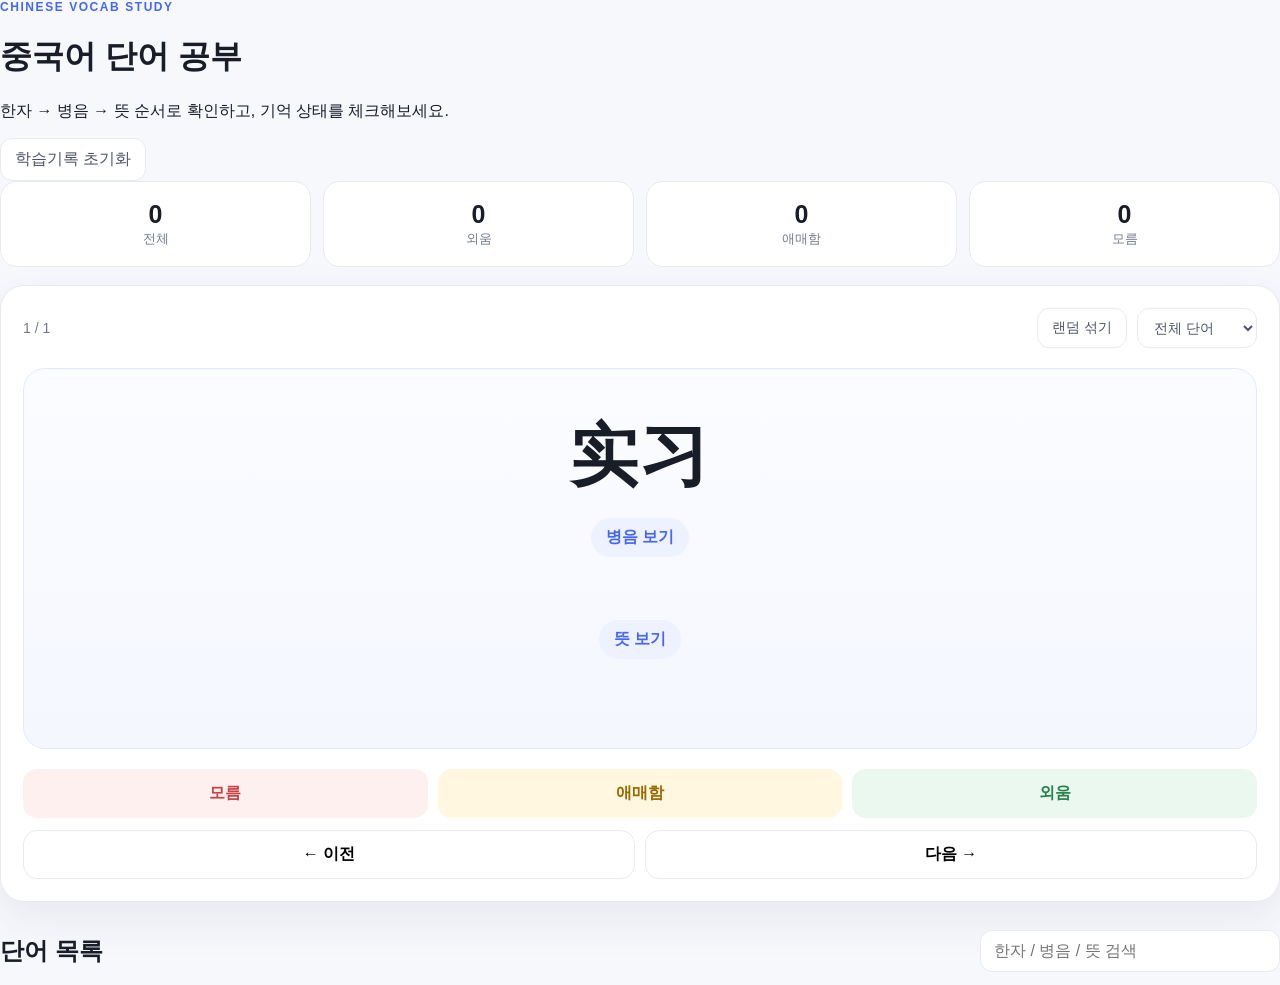
<file: index[1].html>
<!DOCTYPE html>
<html lang="ko">
<head>
  <meta charset="UTF-8" />
  <meta name="viewport" content="width=device-width, initial-scale=1.0" />
  <title>중국어 단어 공부</title>
  <link rel="stylesheet" href="style.css" />
</head>
<body>
  <main class="app">
    <header>
      <div>
        <p class="eyebrow">CHINESE VOCAB STUDY</p>
        <h1>중국어 단어 공부</h1>
        <p class="sub">한자 → 병음 → 뜻 순서로 확인하고, 기억 상태를 체크해보세요.</p>
      </div>
      <button id="resetBtn" class="ghost">학습기록 초기화</button>
    </header>

    <section class="stats">
      <div><strong id="totalCount">0</strong><span>전체</span></div>
      <div><strong id="knownCount">0</strong><span>외움</span></div>
      <div><strong id="unsureCount">0</strong><span>애매함</span></div>
      <div><strong id="unknownCount">0</strong><span>모름</span></div>
    </section>

    <section class="study-panel">
      <div class="topline">
        <span id="progress">1 / 1</span>
        <div class="controls">
          <button id="shuffleBtn" class="ghost">랜덤 섞기</button>
          <select id="filterSelect">
            <option value="all">전체 단어</option>
            <option value="unknown">모름만</option>
            <option value="unsure">애매함만</option>
            <option value="known">외운 단어만</option>
          </select>
        </div>
      </div>

      <article class="card" id="card">
        <div class="hanzi" id="hanzi">实习</div>
        <button class="reveal" id="showPinyinBtn">병음 보기</button>
        <div class="pinyin hidden" id="pinyin">shíxí</div>
        <button class="reveal" id="showMeaningBtn">뜻 보기</button>
        <div class="meaning hidden" id="meaning">실습, 인턴</div>
      </article>

      <div class="rating">
        <button data-status="unknown" class="rate unknown">모름</button>
        <button data-status="unsure" class="rate unsure">애매함</button>
        <button data-status="known" class="rate known">외움</button>
      </div>

      <div class="nav">
        <button id="prevBtn">← 이전</button>
        <button id="nextBtn">다음 →</button>
      </div>
    </section>

    <section class="list-section">
      <div class="list-header">
        <h2>단어 목록</h2>
        <input id="searchInput" placeholder="한자 / 병음 / 뜻 검색" />
      </div>
      <div id="wordList" class="word-list"></div>
    </section>
  </main>
  <script src="app.js"></script>
</body>
</html>
</file>
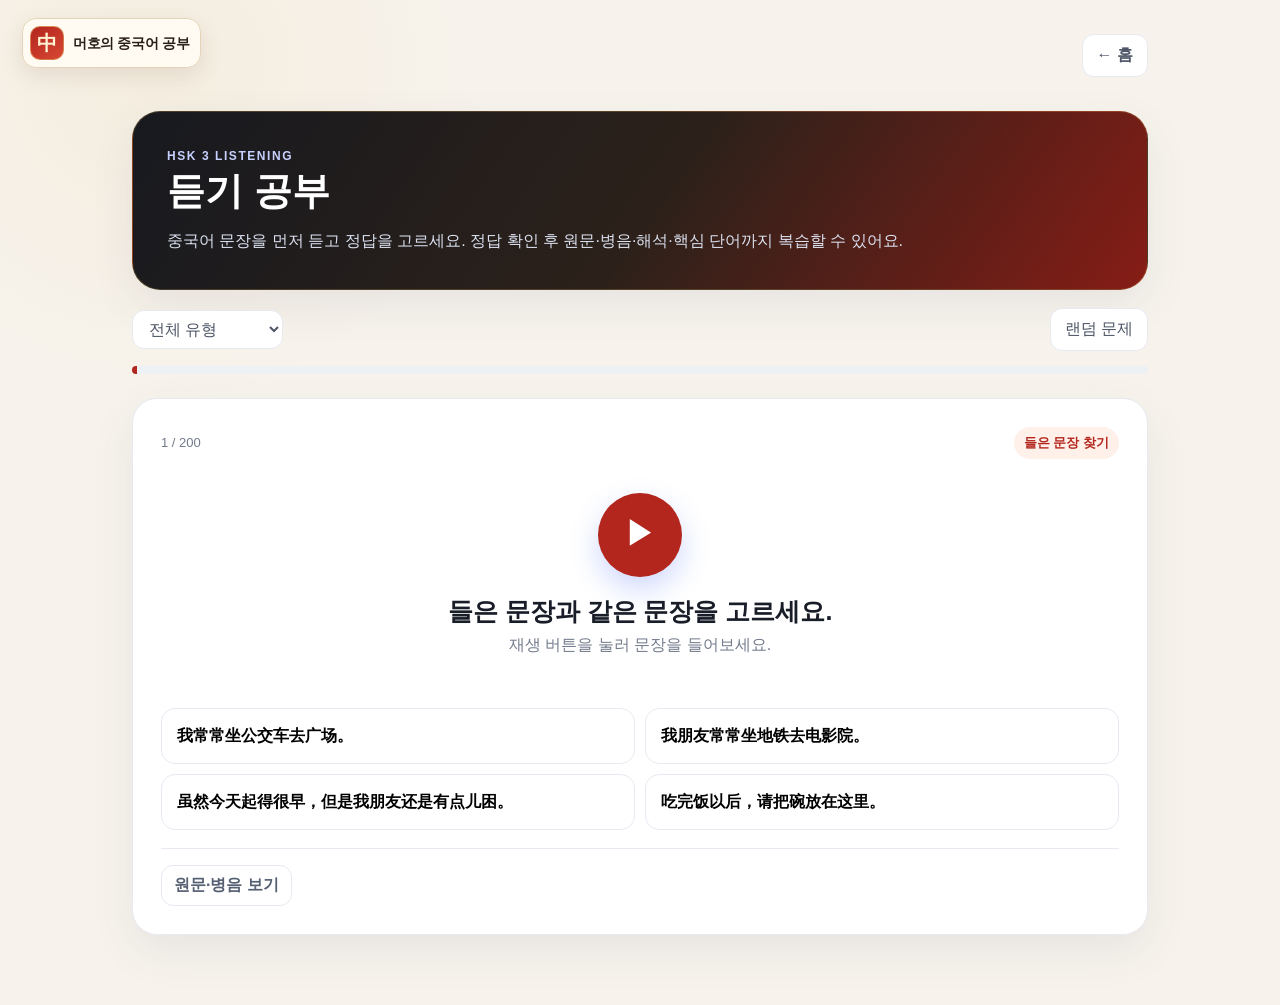
<file: listening.html>
<!DOCTYPE html>
<html lang="ko">
<head><meta charset="UTF-8"><meta name="viewport" content="width=device-width,initial-scale=1">
<title>듣기 공부 | 머호의 중국어 공부</title><style>

:root{
  --bg:#f7f8fc;
  --card:#ffffff;
  --text:#191d28;
  --muted:#737b8c;
  --border:#e7eaf1;
  --accent:#4568f2;
  --accent-soft:#eef2ff;
  --shadow:0 16px 45px rgba(34,45,85,.08);
}
*{box-sizing:border-box}
html{scroll-behavior:smooth}
body{
  margin:0;
  font-family:Inter,Pretendard,"Noto Sans KR","Apple SD Gothic Neo",Arial,sans-serif;
  background:var(--bg);
  color:var(--text);
}
a{text-decoration:none;color:inherit}
button,select,input{font:inherit}
button{cursor:pointer}
.shell{max-width:1060px;margin:0 auto;padding:34px 22px 70px}
.topnav{
  display:flex;align-items:center;justify-content:space-between;
  margin-bottom:34px;
}
.brand{
  font-size:18px;font-weight:900;letter-spacing:-.02em;
  display:flex;align-items:center;gap:10px;
}
.brand-mark{
  width:38px;height:38px;border-radius:12px;background:var(--accent);
  color:white;display:flex;align-items:center;justify-content:center;
  font-size:21px;font-weight:900;
}
.nav-home{
  border:1px solid var(--border);background:#fff;padding:10px 14px;border-radius:12px;
  font-weight:700;color:#4e5667;
}
.eyebrow{
  margin:0 0 10px;color:var(--accent);font-weight:900;font-size:12px;letter-spacing:.13em;
}
h1,h2,h3,p{word-break:keep-all}
.page-title{font-size:36px;margin:0 0 8px;letter-spacing:-.04em}
.page-sub{color:var(--muted);margin:0;line-height:1.65}

/* HOME */
.home-shell{min-height:100vh;display:flex;flex-direction:column}
.home-main{flex:1;display:flex;align-items:center}
.hero-wrap{width:100%}
.hero{
  position:relative;overflow:hidden;
  background:linear-gradient(135deg,#151a2d 0%,#25345e 62%,#4568f2 100%);
  color:#fff;border-radius:32px;padding:54px 52px;box-shadow:var(--shadow);
  margin-bottom:22px;
}
.hero:after{
  content:"学";position:absolute;right:38px;bottom:-70px;
  font-size:250px;font-family:serif;font-weight:800;opacity:.08;
}
.hero .eyebrow{color:#bfcaff}
.hero h1{font-size:48px;letter-spacing:-.05em;margin:0 0 16px;position:relative;z-index:1}
.hero p{margin:0;color:#d9def0;font-size:17px;line-height:1.7;position:relative;z-index:1}
.hero-stats{
  margin-top:28px;display:flex;gap:12px;flex-wrap:wrap;position:relative;z-index:1;
}
.stat-pill{
  background:rgba(255,255,255,.11);border:1px solid rgba(255,255,255,.15);
  border-radius:999px;padding:10px 15px;font-size:14px;
}
.stat-pill strong{font-size:16px;margin-right:4px}
.menu-grid{display:grid;grid-template-columns:repeat(3,1fr);gap:16px}
.home-card{
  background:#fff;border:1px solid var(--border);border-radius:24px;
  padding:26px;min-height:220px;display:flex;flex-direction:column;
  box-shadow:0 8px 28px rgba(34,45,85,.045);
  transition:.18s ease;
}
.home-card:hover{transform:translateY(-4px);box-shadow:0 16px 38px rgba(34,45,85,.09);border-color:#dbe1fa}
.card-icon{
  width:54px;height:54px;border-radius:16px;background:var(--accent-soft);
  color:var(--accent);display:flex;align-items:center;justify-content:center;
  font-size:27px;font-weight:900;margin-bottom:22px;
}
.home-card h2{font-size:22px;margin:0 0 9px;letter-spacing:-.03em}
.home-card p{font-size:14px;line-height:1.65;color:var(--muted);margin:0}
.card-foot{margin-top:auto;padding-top:20px;display:flex;align-items:center;justify-content:space-between;font-weight:800}
.card-foot span:last-child{font-size:21px;color:#9ba3b5}

/* STUDY */
.page-head{
  display:flex;justify-content:space-between;gap:18px;align-items:flex-start;margin-bottom:22px;
}
.ghost{border:1px solid var(--border);background:#fff;border-radius:12px;padding:10px 14px;color:#4d5566}
.stats{display:grid;grid-template-columns:repeat(4,1fr);gap:12px;margin-bottom:18px}
.stats div{background:#fff;border:1px solid var(--border);border-radius:17px;padding:18px;text-align:center}
.stats strong{display:block;font-size:25px}.stats span{font-size:13px;color:var(--muted)}
.study-panel{background:#fff;border:1px solid var(--border);border-radius:24px;padding:22px;box-shadow:var(--shadow)}
.topline{display:flex;justify-content:space-between;align-items:center;color:var(--muted);font-size:14px}
.controls{display:flex;gap:10px}
select{border:1px solid var(--border);background:#fff;border-radius:12px;padding:9px 12px;color:#4d5566}
.card{
  min-height:350px;margin:20px 0;background:linear-gradient(180deg,#fbfcff,#f5f7ff);
  border:1px solid #e5e9ff;border-radius:22px;padding:42px 20px;text-align:center;
  display:flex;flex-direction:column;align-items:center;justify-content:center;gap:16px
}
.hanzi{font-size:68px;font-weight:900;letter-spacing:.03em}
.pinyin{font-size:27px;color:var(--accent);font-weight:800}
.meaning{font-size:23px;font-weight:700}
.hidden{visibility:hidden}
.reveal{border:0;background:var(--accent-soft);color:var(--accent);border-radius:999px;padding:9px 15px;font-weight:800}
.voice-hint{font-size:12px;color:var(--muted);margin-top:-8px}
.rating{display:grid;grid-template-columns:repeat(3,1fr);gap:10px;margin-bottom:12px}
.rate{border:0;border-radius:14px;padding:14px;font-weight:900}
.unknown{background:#fff0f0;color:#c74242}.unsure{background:#fff7df;color:#9a6900}.known{background:#eaf8ef;color:#27814a}
.nav{display:grid;grid-template-columns:1fr 1fr;gap:10px}
.nav button{border:1px solid var(--border);background:#fff;border-radius:14px;padding:13px;font-weight:800}
.list-section,.wrong-section{margin-top:28px}
.list-header,.wrong-header{display:flex;justify-content:space-between;align-items:center;gap:16px;margin-bottom:13px}
.list-header h2,.wrong-header h2{margin:0}
.list-header input{width:300px;max-width:100%;border:1px solid var(--border);border-radius:12px;padding:11px 13px;background:#fff}
.word-list{display:grid;grid-template-columns:repeat(2,1fr);gap:10px}
.word-item{background:#fff;border:1px solid var(--border);border-radius:14px;padding:14px 16px;display:grid;grid-template-columns:100px 1fr auto;gap:12px;align-items:center}
.word-item .hz{font-size:22px;font-weight:900}.word-item .py{color:var(--accent);font-size:14px}.word-item .mn{color:#50586a;font-size:14px;margin-top:3px}
.badge{font-size:12px;padding:5px 8px;border-radius:999px;background:#f0f2f6;color:#6e7584}

/* WRONG */
.wrong-section{background:#fff;border:1px solid var(--border);border-radius:22px;padding:22px;box-shadow:var(--shadow)}
.wrong-header p{margin:5px 0 0;color:var(--muted);font-size:14px}
.wrong-count{background:#fff0f0;color:#c74242;border-radius:999px;padding:7px 11px;font-size:13px;font-weight:900}
.wrong-add{display:grid;grid-template-columns:1fr 1fr 1.2fr auto;gap:10px;margin-bottom:16px}
.wrong-add input{border:1px solid var(--border);border-radius:12px;padding:11px 12px;background:#fff;min-width:0}
.wrong-add button{border:0;background:var(--accent);color:#fff;border-radius:12px;padding:11px 14px;font-weight:900}
.wrong-list{display:grid;gap:10px}
.wrong-item{border:1px solid var(--border);border-radius:14px;padding:14px 16px;display:grid;grid-template-columns:110px 1fr auto;gap:12px;align-items:center}
.wrong-item .hz{font-size:24px;font-weight:900}.wrong-item .py{color:var(--accent);font-size:14px;font-weight:800}.wrong-item .mn{color:#50586a;font-size:14px;margin-top:3px}
.wrong-actions{display:flex;gap:8px;flex-wrap:wrap;justify-content:flex-end}
.wrong-actions button{border:1px solid var(--border);background:#fff;border-radius:10px;padding:8px 10px;font-size:13px;font-weight:800}
.wrong-actions .learned{background:#eaf8ef;color:#27814a;border-color:#d6efdf}
.wrong-actions .edit{background:#eef2ff;color:var(--accent);border-color:#dfe5ff}
.wrong-actions .delete{background:#fff0f0;color:#c74242;border-color:#f4dada}
.wrong-empty{text-align:center;color:var(--muted);padding:34px 12px;border:1px dashed var(--border);border-radius:14px}

/* SENTENCE */
.coming{
  background:#fff;border:1px solid var(--border);border-radius:26px;padding:70px 25px;text-align:center;box-shadow:var(--shadow)
}
.coming-icon{width:84px;height:84px;border-radius:24px;background:var(--accent-soft);color:var(--accent);display:flex;align-items:center;justify-content:center;font-size:42px;font-weight:900;margin:0 auto 18px}
.coming h2{font-size:25px;margin:0 0 10px}.coming p{margin:0;color:var(--muted);line-height:1.7}

@media(max-width:760px){
  .shell{padding:22px 14px 50px}
  .hero{padding:38px 26px;border-radius:26px}.hero h1{font-size:38px}
  .menu-grid{grid-template-columns:1fr}
  .home-card{min-height:170px}
  .stats{grid-template-columns:repeat(2,1fr)}
  .page-head{flex-direction:column}
  .topline{align-items:flex-start;flex-direction:column;gap:12px}
  .controls{width:100%}.controls>*{flex:1}
  .hanzi{font-size:54px}.card{min-height:320px}
  .word-list{grid-template-columns:1fr}.word-item{grid-template-columns:88px 1fr auto}
  .list-header{align-items:flex-start;flex-direction:column}.list-header input{width:100%}
  .wrong-add{grid-template-columns:1fr}
  .wrong-item{grid-template-columns:82px 1fr}.wrong-actions{grid-column:1/-1;justify-content:stretch}.wrong-actions button{flex:1}
}


.sentence-tabs{display:flex;gap:10px;margin:22px 0}
.sentence-tab{border:1px solid var(--border);background:#fff;border-radius:14px;padding:12px 18px;font-weight:900;color:#5b6475}
.sentence-tab.active{background:var(--accent);color:white;border-color:var(--accent)}
.sentence-toolbar{display:flex;justify-content:space-between;gap:12px;align-items:center;margin-bottom:14px;flex-wrap:wrap}
.sentence-toolbar .group{display:flex;gap:9px;flex-wrap:wrap}
.sentence-card{background:#fff;border:1px solid var(--border);border-radius:26px;padding:28px;box-shadow:var(--shadow)}
.sentence-meta{display:flex;justify-content:space-between;align-items:center;gap:10px;color:var(--muted);font-size:13px;margin-bottom:24px}
.sentence-badges{display:flex;gap:7px;flex-wrap:wrap}
.sbadge{padding:6px 9px;border-radius:999px;background:#f0f2f6;font-weight:800}
.sentence-cn{font-size:34px;font-weight:900;line-height:1.55;letter-spacing:.01em;text-align:center;margin:34px 0 20px}
.sentence-pinyin{font-size:20px;line-height:1.7;color:var(--accent);font-weight:800;text-align:center;margin:14px 0}
.sentence-meaning{font-size:20px;line-height:1.65;text-align:center;font-weight:700;margin:14px 0}
.sentence-actions{display:flex;justify-content:center;gap:10px;flex-wrap:wrap;margin-top:22px}
.sentence-actions button{border:0;background:var(--accent-soft);color:var(--accent);border-radius:999px;padding:10px 16px;font-weight:900}
.focus-box{margin-top:24px;border-top:1px solid var(--border);padding-top:18px;display:flex;gap:10px;align-items:center;justify-content:center;flex-wrap:wrap}
.focus-box span{font-size:13px;color:var(--muted)}
.focus-word{background:#fff7df;color:#8f6300;padding:7px 11px;border-radius:999px;font-weight:900}
.sentence-rate{display:grid;grid-template-columns:1fr 1fr;gap:10px;margin-top:18px}
.sentence-rate button{border:0;border-radius:14px;padding:13px;font-weight:900}
.snav{display:grid;grid-template-columns:1fr 1fr;gap:10px;margin-top:10px}
.snav button{border:1px solid var(--border);background:#fff;border-radius:14px;padding:13px;font-weight:900}
.progress-track{height:8px;background:#edf0f5;border-radius:999px;overflow:hidden;margin:15px 0 24px}
.progress-bar{height:100%;background:var(--accent);width:0}
.quiz-panel{background:#fff;border:1px solid var(--border);border-radius:26px;padding:28px;box-shadow:var(--shadow)}
.quiz-head{display:flex;justify-content:space-between;gap:12px;align-items:center;margin-bottom:18px}
.quiz-type{font-size:13px;font-weight:900;color:var(--accent);background:var(--accent-soft);padding:7px 10px;border-radius:999px}
.quiz-question{font-size:27px;font-weight:900;line-height:1.55;margin:28px 0;text-align:center}
.quiz-sub{color:var(--muted);text-align:center;margin-top:-14px;margin-bottom:24px}
.options{display:grid;grid-template-columns:1fr 1fr;gap:10px}
.option{border:1px solid var(--border);background:#fff;border-radius:15px;padding:15px;text-align:left;font-weight:800;line-height:1.45}
.option:hover{border-color:#cfd7ff;background:#fafbff}
.option.correct{background:#eaf8ef;border-color:#c9e8d5;color:#247343}
.option.wrong{background:#fff0f0;border-color:#efd1d1;color:#b63b3b}
.quiz-feedback{margin-top:16px;padding:14px 16px;border-radius:14px;background:#f7f8fb;line-height:1.6;display:none}
.quiz-next{width:100%;border:0;background:var(--accent);color:#fff;border-radius:14px;padding:14px;font-weight:900;margin-top:14px;display:none}
.token-bank,.answer-bank{display:flex;gap:8px;flex-wrap:wrap;justify-content:center;min-height:58px;padding:12px;border-radius:15px;border:1px dashed var(--border);margin:12px 0}
.token{border:1px solid var(--border);background:#fff;border-radius:11px;padding:9px 12px;font-weight:900}
.answer-bank{background:#fafbff;border-style:solid}
.quiz-mode-cards{display:grid;grid-template-columns:repeat(4,1fr);gap:10px;margin-bottom:18px}
.quiz-mode-card{border:1px solid var(--border);background:#fff;border-radius:16px;padding:14px;text-align:center;font-weight:900}
.quiz-mode-card.active{border-color:#cbd4ff;background:var(--accent-soft);color:var(--accent)}
.listen-btn{border:0;background:var(--accent);color:#fff;border-radius:999px;padding:12px 18px;font-weight:900;display:block;margin:8px auto 22px}
.hidden-block{display:none!important}
.today-box{margin-top:18px;background:#fff;border:1px solid rgba(255,255,255,.2);background:rgba(255,255,255,.10);border-radius:18px;padding:15px 17px;position:relative;z-index:1}
.today-box .label{font-size:12px;color:#cdd5ff;font-weight:900;margin-bottom:5px}
.today-box .cn{font-size:18px;font-weight:900}
.today-box .ko{font-size:13px;color:#d9def0;margin-top:5px}
@media(max-width:760px){
 .sentence-cn{font-size:27px}.options{grid-template-columns:1fr}.quiz-mode-cards{grid-template-columns:1fr 1fr}
 .sentence-card,.quiz-panel{padding:20px}
}

.grammar-actions{display:flex;justify-content:center;gap:10px;flex-wrap:wrap;margin-top:14px}
.grammar-actions button{border:1px solid var(--border);background:#fff;border-radius:12px;padding:9px 13px;font-weight:900;color:#566073}
.grammar-box{margin-top:15px;border:1px solid var(--border);background:#fafbff;border-radius:16px;padding:15px}
.grammar-box h3{margin:0 0 12px;font-size:15px}
.tag-row{display:flex;gap:8px;flex-wrap:wrap}
.grammar-tag{background:#fff;border:1px solid var(--border);border-radius:10px;padding:8px 10px;font-size:13px}
.grammar-tag strong{color:var(--accent);margin-right:5px}
.pos-grid{display:grid;grid-template-columns:repeat(3,1fr);gap:8px}
.pos-item{background:#fff;border:1px solid var(--border);border-radius:11px;padding:9px 10px}
.pos-item .word{font-weight:900;font-size:16px}
.pos-item .ptype{color:var(--muted);font-size:12px;margin-top:3px}
@media(max-width:760px){.pos-grid{grid-template-columns:repeat(2,1fr)}}


.quiz-explain{margin-top:14px;border:1px solid #e3e7f3;background:#fbfcff;border-radius:15px;padding:15px;line-height:1.7}
.quiz-explain-title{font-weight:900;margin-bottom:8px}
.quiz-explain-row{margin:5px 0}
.quiz-explain-row strong{display:inline-block;min-width:72px;color:#4b5568}
.quiz-pinyin{color:var(--accent);font-weight:800}
.quiz-explain-listen{border:0;background:var(--accent-soft);color:var(--accent);border-radius:999px;padding:8px 12px;font-weight:900;margin-top:8px}


.today-hero{
  background:linear-gradient(135deg,#151a2d,#2b3e70 65%,#4568f2);
  color:#fff;border-radius:28px;padding:34px;box-shadow:var(--shadow);margin-bottom:20px
}
.today-hero .eyebrow{color:#c6d0ff}
.today-hero h1{font-size:38px;margin:0 0 10px;letter-spacing:-.04em}
.today-hero p{color:#dbe0f0;margin:0;line-height:1.7}
.today-overview{display:grid;grid-template-columns:repeat(4,1fr);gap:10px;margin-top:22px}
.today-overview div{background:rgba(255,255,255,.1);border:1px solid rgba(255,255,255,.14);border-radius:15px;padding:14px;text-align:center}
.today-overview strong{display:block;font-size:23px}.today-overview span{font-size:12px;color:#dce1f3}
.today-tabs{display:flex;gap:10px;margin:18px 0}
.today-tab{border:1px solid var(--border);background:#fff;border-radius:13px;padding:11px 16px;font-weight:900;color:#566073}
.today-tab.active{background:var(--accent);color:#fff;border-color:var(--accent)}
.today-progress-line{display:flex;justify-content:space-between;align-items:center;margin:12px 0 8px;font-size:13px;color:var(--muted)}
.today-card{background:#fff;border:1px solid var(--border);border-radius:25px;padding:26px;box-shadow:var(--shadow)}
.today-qtype{display:inline-block;background:var(--accent-soft);color:var(--accent);font-weight:900;font-size:12px;padding:7px 10px;border-radius:999px}
.today-question{font-size:30px;font-weight:900;line-height:1.5;text-align:center;margin:30px 0 10px}
.today-sub{text-align:center;color:var(--muted);margin-bottom:22px}
.today-options{display:grid;grid-template-columns:1fr 1fr;gap:10px}
.today-option{border:1px solid var(--border);background:#fff;border-radius:14px;padding:15px;text-align:left;font-weight:800;line-height:1.45}
.today-option:hover{background:#fafbff;border-color:#ccd5ff}
.today-option.correct{background:#eaf8ef;border-color:#c5e6d1;color:#247343}
.today-option.wrong{background:#fff0f0;border-color:#efd0d0;color:#b83e3e}
.today-feedback{margin-top:16px;display:none}
.today-next{width:100%;border:0;background:var(--accent);color:#fff;border-radius:14px;padding:14px;font-weight:900;margin-top:14px;display:none}
.today-listen{display:block;margin:10px auto 20px;border:0;background:var(--accent);color:#fff;border-radius:999px;padding:11px 16px;font-weight:900}
.today-token-bank,.today-answer-bank{display:flex;gap:8px;flex-wrap:wrap;justify-content:center;min-height:58px;padding:12px;border-radius:15px;border:1px dashed var(--border);margin:12px 0}
.today-answer-bank{background:#fafbff;border-style:solid}
.today-token{border:1px solid var(--border);background:#fff;border-radius:11px;padding:9px 12px;font-weight:900}
.today-result{text-align:center;padding:44px 18px}
.today-result h2{font-size:30px;margin:0 0 10px}.today-result p{color:var(--muted)}
.today-result-grid{display:grid;grid-template-columns:1fr 1fr;gap:10px;max-width:520px;margin:24px auto}
.today-result-grid div{border:1px solid var(--border);border-radius:15px;padding:16px;background:#fafbff}
.today-result-grid strong{display:block;font-size:26px}
.today-restart{border:0;background:var(--accent);color:#fff;border-radius:14px;padding:13px 18px;font-weight:900}
@media(max-width:760px){.today-overview{grid-template-columns:1fr}.today-options{grid-template-columns:1fr}.today-question{font-size:25px}}

.listen-hero{background:linear-gradient(135deg,#151a2d,#293b6c 68%,#4568f2);color:#fff;border-radius:28px;padding:34px;margin-bottom:18px;box-shadow:var(--shadow)}
.listen-hero .eyebrow{color:#c7d1ff}.listen-hero h1{font-size:38px;margin:0 0 10px}.listen-hero p{color:#dce2f1;margin:0;line-height:1.7}
.listen-tools{display:flex;justify-content:space-between;gap:10px;align-items:center;margin-bottom:14px;flex-wrap:wrap}
.listen-card{background:#fff;border:1px solid var(--border);border-radius:25px;padding:28px;box-shadow:var(--shadow)}
.listen-meta{display:flex;justify-content:space-between;align-items:center;color:var(--muted);font-size:13px}
.listen-main{padding:34px 0;text-align:center}
.listen-play{width:84px;height:84px;border:0;border-radius:50%;background:var(--accent);color:#fff;font-size:30px;font-weight:900;box-shadow:0 12px 28px rgba(69,104,242,.25)}
.listen-main h2{font-size:25px;margin:18px 0 7px}.listen-main p{margin:0;color:var(--muted)}
.listen-options{display:grid;grid-template-columns:1fr 1fr;gap:10px;margin-top:18px}
.listen-option{border:1px solid var(--border);background:#fff;border-radius:14px;padding:15px;text-align:left;font-weight:800;line-height:1.5}
.listen-option.correct{background:#eaf8ef;border-color:#c8e7d3;color:#247343}.listen-option.wrong{background:#fff0f0;border-color:#efd0d0;color:#b83e3e}
.listen-answer{display:none;margin-top:16px}
.listen-next{width:100%;border:0;background:var(--accent);color:#fff;border-radius:14px;padding:14px;font-weight:900;margin-top:14px;display:none}
.listen-reveal{margin-top:18px;border-top:1px solid var(--border);padding-top:16px}
.listen-reveal button{border:1px solid var(--border);background:#fff;border-radius:12px;padding:9px 12px;font-weight:900;color:#566073}
.listen-original{margin-top:12px;padding:14px;border-radius:14px;background:#fafbff;display:none}
.listen-cn{font-size:24px;font-weight:900;line-height:1.5}.listen-py{color:var(--accent);font-weight:800;margin-top:7px}.listen-ko{color:#50586a;margin-top:7px}
@media(max-width:760px){.listen-options{grid-template-columns:1fr}.listen-card{padding:20px}}

/* v30 shared Chinese-inspired accents */
:root{--accent:#b3261e;--accent-soft:#fff0ea}
body{
  background:
    radial-gradient(circle at 12% 7%,rgba(214,168,75,.08),transparent 23%),
    #f7f3ec !important;
}
.brand-mark{background:linear-gradient(145deg,#b3261e,#d74732)!important;box-shadow:0 6px 16px rgba(179,38,30,.22)}
.topnav .brand{color:#251d18!important}
.today-hero,.listen-hero,.sentence-hero,.word-hero{
  background:linear-gradient(125deg,#17191f 0%,#2c211a 52%,#861d16 100%)!important;
  border:1px solid rgba(214,168,75,.25);
}
.today-tab.active{
  background:#b3261e!important;
}
.today-option.correct,.listen-option.correct{background:#eaf8ef!important}
.today-progress,.progress-bar{background:#b3261e!important}
.quiz-type,.eyebrow{color:#b3261e}


/* ===== v47 stable floating home button ===== */
.meoho-home-button{
  position:fixed;
  top:18px;
  left:22px;
  z-index:30000;
  display:inline-flex;
  align-items:center;
  gap:9px;
  padding:7px 11px 7px 7px;
  border:1px solid #e4d3b7;
  border-radius:14px;
  background:rgba(255,251,244,.96);
  color:#2a201a !important;
  text-decoration:none !important;
  box-shadow:0 8px 22px rgba(86,48,25,.10);
  backdrop-filter:blur(10px);
  white-space:nowrap;
  cursor:pointer;
  transition:transform .15s ease, box-shadow .15s ease, border-color .15s ease;
}
.meoho-home-button:hover{
  transform:translateY(-1px);
  border-color:#c99958;
  box-shadow:0 11px 26px rgba(86,48,25,.14);
}
.meoho-home-button:active{transform:scale(.98)}
.meoho-home-mark{
  width:34px;height:34px;flex:0 0 34px;
  display:flex;align-items:center;justify-content:center;
  border-radius:10px;
  background:linear-gradient(145deg,#b3261e,#d74732);
  border:1px solid rgba(239,201,121,.5);
  color:#fff4d4;
  font-family:"KaiTi","STKaiti","SimSun",serif;
  font-size:20px;font-weight:900;
}
.meoho-home-text{
  color:#2a201a;
  font-size:14px;
  line-height:1;
  font-weight:900;
  letter-spacing:-.025em;
}
/* Keep old header markup intact but hide its old brand, preventing DOM damage. */
.topnav .brand{visibility:hidden!important}
@media(max-width:620px){
  .meoho-home-button{top:10px;left:10px;padding:6px 9px 6px 6px;gap:7px}
  .meoho-home-mark{width:30px;height:30px;flex-basis:30px;font-size:18px}
  .meoho-home-text{font-size:12px}
}

</style>
<link rel="icon" href='data:image/svg+xml,<svg xmlns="http://www.w3.org/2000/svg" viewBox="0 0 64 64"><rect width="64" height="64" rx="16" fill="%234568f2"/><text x="32" y="43" text-anchor="middle" font-size="38" font-weight="700" fill="white">中</text></svg>'>
</head>
<body>

<a id="meohoHomeButton" class="meoho-home-button" href="index.html" aria-label="머호의 중국어 공부 홈으로 이동">
  <span class="meoho-home-mark">中</span>
  <span class="meoho-home-text">머호의 중국어 공부</span>
</a>

<main class="shell">
<nav class="topnav"><a class="brand" href="index.html"><div class="brand-mark">中</div>머호의 중국어 공부</a><a class="nav-home" href="index.html">← 홈</a></nav>
<section class="listen-hero">
 <p class="eyebrow">HSK 3 LISTENING</p><h1>듣기 공부</h1>
 <p>중국어 문장을 먼저 듣고 정답을 고르세요. 정답 확인 후 원문·병음·해석·핵심 단어까지 복습할 수 있어요.</p>
</section>
<div class="listen-tools">
 <div><select id="listenMode"><option value="all">전체 유형</option><option value="same">들은 문장 찾기</option><option value="meaning">뜻 고르기</option><option value="dialogue">내용 이해</option></select></div>
 <button id="listenShuffle" class="ghost">랜덤 문제</button>
</div>
<div class="progress-track"><div id="listenProgress" class="progress-bar"></div></div>
<section class="listen-card">
 <div class="listen-meta"><span id="listenCount"></span><span id="listenType" class="quiz-type"></span></div>
 <div class="listen-main">
   <button id="playListen" class="listen-play">▶</button>
   <h2 id="listenQuestion">문장을 듣고 정답을 고르세요.</h2>
   <p id="listenSub">필요하면 여러 번 들어도 괜찮아요.</p>
 </div>
 <div id="listenOptions" class="listen-options"></div>
 <div id="listenFeedback" class="listen-answer"></div>
 <button id="listenNext" class="listen-next">다음 문제 →</button>
 <div class="listen-reveal">
   <button id="showOriginal">원문·병음 보기</button>
   <div id="originalBox" class="listen-original">
    <div id="originalCn" class="listen-cn"></div>
    <div id="originalPy" class="listen-py"></div>
    <div id="originalKo" class="listen-ko"></div>
   </div>
 </div>
</section>
</main>
<script src="data.js?v=27"></script><script src="sentences.js?v=27"></script><script src="listening.js?v=27"></script><script src="review-store.js?v=27"></script><script src="listening-study.js?v=26"></script>

<script>
document.addEventListener("DOMContentLoaded",()=>{
  const btn=document.getElementById("meohoHomeButton");
  if(!btn)return;
  btn.addEventListener("click",()=>{
    try{sessionStorage.setItem("meohoIntroSeenV1","1")}catch(err){}
  });
});
</script>

</body></html>
</file>
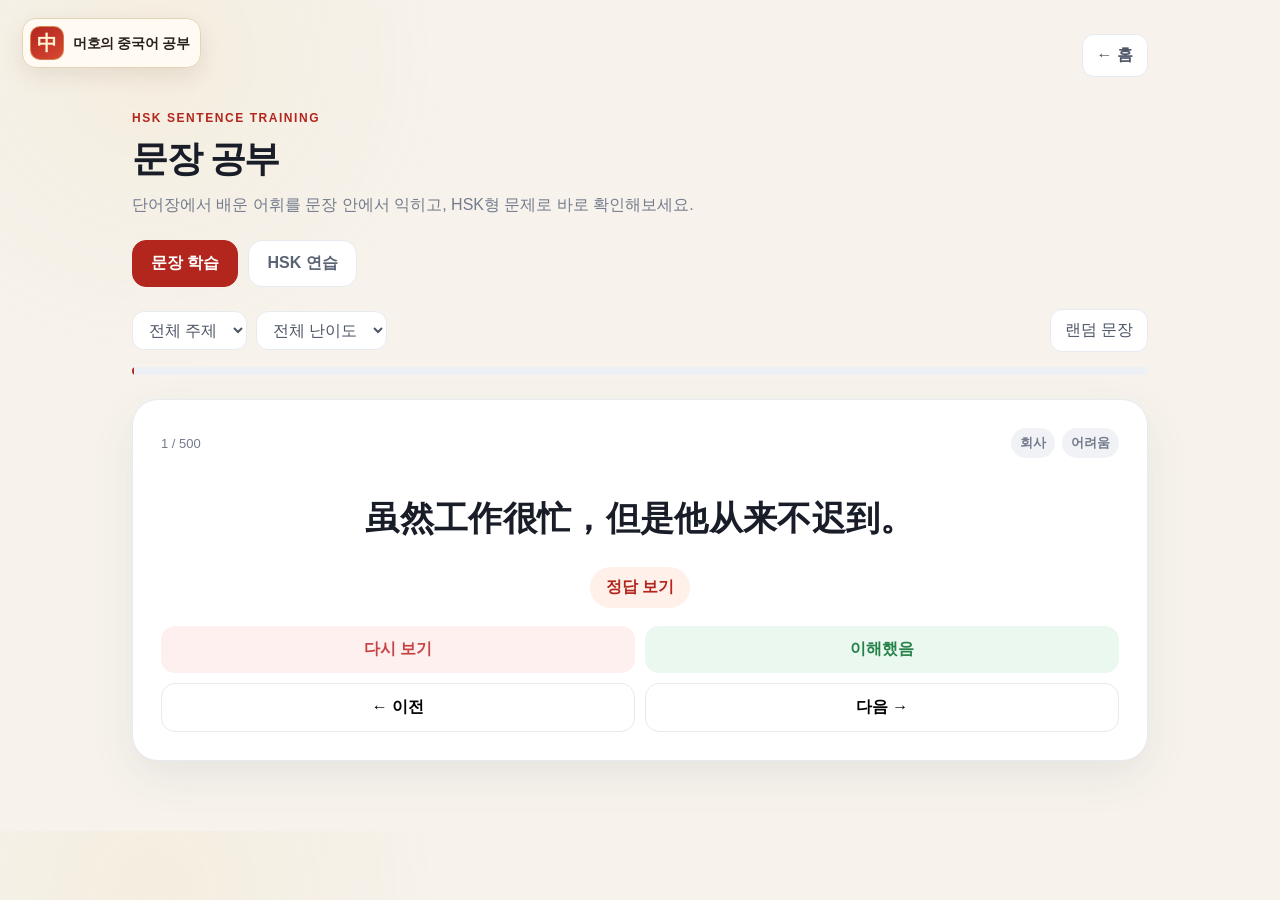
<file: sentences.html>
<!DOCTYPE html>
<html lang="ko">
<head><meta charset="UTF-8"><meta name="viewport" content="width=device-width,initial-scale=1">
<title>문장 공부 | 머호의 중국어 공부</title><style>

:root{
  --bg:#f7f8fc;
  --card:#ffffff;
  --text:#191d28;
  --muted:#737b8c;
  --border:#e7eaf1;
  --accent:#4568f2;
  --accent-soft:#eef2ff;
  --shadow:0 16px 45px rgba(34,45,85,.08);
}
*{box-sizing:border-box}
html{scroll-behavior:smooth}
body{
  margin:0;
  font-family:Inter,Pretendard,"Noto Sans KR","Apple SD Gothic Neo",Arial,sans-serif;
  background:var(--bg);
  color:var(--text);
}
a{text-decoration:none;color:inherit}
button,select,input{font:inherit}
button{cursor:pointer}
.shell{max-width:1060px;margin:0 auto;padding:34px 22px 70px}
.topnav{
  display:flex;align-items:center;justify-content:space-between;
  margin-bottom:34px;
}
.brand{
  font-size:18px;font-weight:900;letter-spacing:-.02em;
  display:flex;align-items:center;gap:10px;
}
.brand-mark{
  width:38px;height:38px;border-radius:12px;background:var(--accent);
  color:white;display:flex;align-items:center;justify-content:center;
  font-size:21px;font-weight:900;
}
.nav-home{
  border:1px solid var(--border);background:#fff;padding:10px 14px;border-radius:12px;
  font-weight:700;color:#4e5667;
}
.eyebrow{
  margin:0 0 10px;color:var(--accent);font-weight:900;font-size:12px;letter-spacing:.13em;
}
h1,h2,h3,p{word-break:keep-all}
.page-title{font-size:36px;margin:0 0 8px;letter-spacing:-.04em}
.page-sub{color:var(--muted);margin:0;line-height:1.65}

/* HOME */
.home-shell{min-height:100vh;display:flex;flex-direction:column}
.home-main{flex:1;display:flex;align-items:center}
.hero-wrap{width:100%}
.hero{
  position:relative;overflow:hidden;
  background:linear-gradient(135deg,#151a2d 0%,#25345e 62%,#4568f2 100%);
  color:#fff;border-radius:32px;padding:54px 52px;box-shadow:var(--shadow);
  margin-bottom:22px;
}
.hero:after{
  content:"学";position:absolute;right:38px;bottom:-70px;
  font-size:250px;font-family:serif;font-weight:800;opacity:.08;
}
.hero .eyebrow{color:#bfcaff}
.hero h1{font-size:48px;letter-spacing:-.05em;margin:0 0 16px;position:relative;z-index:1}
.hero p{margin:0;color:#d9def0;font-size:17px;line-height:1.7;position:relative;z-index:1}
.hero-stats{
  margin-top:28px;display:flex;gap:12px;flex-wrap:wrap;position:relative;z-index:1;
}
.stat-pill{
  background:rgba(255,255,255,.11);border:1px solid rgba(255,255,255,.15);
  border-radius:999px;padding:10px 15px;font-size:14px;
}
.stat-pill strong{font-size:16px;margin-right:4px}
.menu-grid{display:grid;grid-template-columns:repeat(3,1fr);gap:16px}
.home-card{
  background:#fff;border:1px solid var(--border);border-radius:24px;
  padding:26px;min-height:220px;display:flex;flex-direction:column;
  box-shadow:0 8px 28px rgba(34,45,85,.045);
  transition:.18s ease;
}
.home-card:hover{transform:translateY(-4px);box-shadow:0 16px 38px rgba(34,45,85,.09);border-color:#dbe1fa}
.card-icon{
  width:54px;height:54px;border-radius:16px;background:var(--accent-soft);
  color:var(--accent);display:flex;align-items:center;justify-content:center;
  font-size:27px;font-weight:900;margin-bottom:22px;
}
.home-card h2{font-size:22px;margin:0 0 9px;letter-spacing:-.03em}
.home-card p{font-size:14px;line-height:1.65;color:var(--muted);margin:0}
.card-foot{margin-top:auto;padding-top:20px;display:flex;align-items:center;justify-content:space-between;font-weight:800}
.card-foot span:last-child{font-size:21px;color:#9ba3b5}

/* STUDY */
.page-head{
  display:flex;justify-content:space-between;gap:18px;align-items:flex-start;margin-bottom:22px;
}
.ghost{border:1px solid var(--border);background:#fff;border-radius:12px;padding:10px 14px;color:#4d5566}
.stats{display:grid;grid-template-columns:repeat(4,1fr);gap:12px;margin-bottom:18px}
.stats div{background:#fff;border:1px solid var(--border);border-radius:17px;padding:18px;text-align:center}
.stats strong{display:block;font-size:25px}.stats span{font-size:13px;color:var(--muted)}
.study-panel{background:#fff;border:1px solid var(--border);border-radius:24px;padding:22px;box-shadow:var(--shadow)}
.topline{display:flex;justify-content:space-between;align-items:center;color:var(--muted);font-size:14px}
.controls{display:flex;gap:10px}
select{border:1px solid var(--border);background:#fff;border-radius:12px;padding:9px 12px;color:#4d5566}
.card{
  min-height:350px;margin:20px 0;background:linear-gradient(180deg,#fbfcff,#f5f7ff);
  border:1px solid #e5e9ff;border-radius:22px;padding:42px 20px;text-align:center;
  display:flex;flex-direction:column;align-items:center;justify-content:center;gap:16px
}
.hanzi{font-size:68px;font-weight:900;letter-spacing:.03em}
.pinyin{font-size:27px;color:var(--accent);font-weight:800}
.meaning{font-size:23px;font-weight:700}
.hidden{visibility:hidden}
.reveal{border:0;background:var(--accent-soft);color:var(--accent);border-radius:999px;padding:9px 15px;font-weight:800}
.voice-hint{font-size:12px;color:var(--muted);margin-top:-8px}
.rating{display:grid;grid-template-columns:repeat(3,1fr);gap:10px;margin-bottom:12px}
.rate{border:0;border-radius:14px;padding:14px;font-weight:900}
.unknown{background:#fff0f0;color:#c74242}.unsure{background:#fff7df;color:#9a6900}.known{background:#eaf8ef;color:#27814a}
.nav{display:grid;grid-template-columns:1fr 1fr;gap:10px}
.nav button{border:1px solid var(--border);background:#fff;border-radius:14px;padding:13px;font-weight:800}
.list-section,.wrong-section{margin-top:28px}
.list-header,.wrong-header{display:flex;justify-content:space-between;align-items:center;gap:16px;margin-bottom:13px}
.list-header h2,.wrong-header h2{margin:0}
.list-header input{width:300px;max-width:100%;border:1px solid var(--border);border-radius:12px;padding:11px 13px;background:#fff}
.word-list{display:grid;grid-template-columns:repeat(2,1fr);gap:10px}
.word-item{background:#fff;border:1px solid var(--border);border-radius:14px;padding:14px 16px;display:grid;grid-template-columns:100px 1fr auto;gap:12px;align-items:center}
.word-item .hz{font-size:22px;font-weight:900}.word-item .py{color:var(--accent);font-size:14px}.word-item .mn{color:#50586a;font-size:14px;margin-top:3px}
.badge{font-size:12px;padding:5px 8px;border-radius:999px;background:#f0f2f6;color:#6e7584}

/* WRONG */
.wrong-section{background:#fff;border:1px solid var(--border);border-radius:22px;padding:22px;box-shadow:var(--shadow)}
.wrong-header p{margin:5px 0 0;color:var(--muted);font-size:14px}
.wrong-count{background:#fff0f0;color:#c74242;border-radius:999px;padding:7px 11px;font-size:13px;font-weight:900}
.wrong-add{display:grid;grid-template-columns:1fr 1fr 1.2fr auto;gap:10px;margin-bottom:16px}
.wrong-add input{border:1px solid var(--border);border-radius:12px;padding:11px 12px;background:#fff;min-width:0}
.wrong-add button{border:0;background:var(--accent);color:#fff;border-radius:12px;padding:11px 14px;font-weight:900}
.wrong-list{display:grid;gap:10px}
.wrong-item{border:1px solid var(--border);border-radius:14px;padding:14px 16px;display:grid;grid-template-columns:110px 1fr auto;gap:12px;align-items:center}
.wrong-item .hz{font-size:24px;font-weight:900}.wrong-item .py{color:var(--accent);font-size:14px;font-weight:800}.wrong-item .mn{color:#50586a;font-size:14px;margin-top:3px}
.wrong-actions{display:flex;gap:8px;flex-wrap:wrap;justify-content:flex-end}
.wrong-actions button{border:1px solid var(--border);background:#fff;border-radius:10px;padding:8px 10px;font-size:13px;font-weight:800}
.wrong-actions .learned{background:#eaf8ef;color:#27814a;border-color:#d6efdf}
.wrong-actions .edit{background:#eef2ff;color:var(--accent);border-color:#dfe5ff}
.wrong-actions .delete{background:#fff0f0;color:#c74242;border-color:#f4dada}
.wrong-empty{text-align:center;color:var(--muted);padding:34px 12px;border:1px dashed var(--border);border-radius:14px}

/* SENTENCE */
.coming{
  background:#fff;border:1px solid var(--border);border-radius:26px;padding:70px 25px;text-align:center;box-shadow:var(--shadow)
}
.coming-icon{width:84px;height:84px;border-radius:24px;background:var(--accent-soft);color:var(--accent);display:flex;align-items:center;justify-content:center;font-size:42px;font-weight:900;margin:0 auto 18px}
.coming h2{font-size:25px;margin:0 0 10px}.coming p{margin:0;color:var(--muted);line-height:1.7}

@media(max-width:760px){
  .shell{padding:22px 14px 50px}
  .hero{padding:38px 26px;border-radius:26px}.hero h1{font-size:38px}
  .menu-grid{grid-template-columns:1fr}
  .home-card{min-height:170px}
  .stats{grid-template-columns:repeat(2,1fr)}
  .page-head{flex-direction:column}
  .topline{align-items:flex-start;flex-direction:column;gap:12px}
  .controls{width:100%}.controls>*{flex:1}
  .hanzi{font-size:54px}.card{min-height:320px}
  .word-list{grid-template-columns:1fr}.word-item{grid-template-columns:88px 1fr auto}
  .list-header{align-items:flex-start;flex-direction:column}.list-header input{width:100%}
  .wrong-add{grid-template-columns:1fr}
  .wrong-item{grid-template-columns:82px 1fr}.wrong-actions{grid-column:1/-1;justify-content:stretch}.wrong-actions button{flex:1}
}


.sentence-tabs{display:flex;gap:10px;margin:22px 0}
.sentence-tab{border:1px solid var(--border);background:#fff;border-radius:14px;padding:12px 18px;font-weight:900;color:#5b6475}
.sentence-tab.active{background:var(--accent);color:white;border-color:var(--accent)}
.sentence-toolbar{display:flex;justify-content:space-between;gap:12px;align-items:center;margin-bottom:14px;flex-wrap:wrap}
.sentence-toolbar .group{display:flex;gap:9px;flex-wrap:wrap}
.sentence-card{background:#fff;border:1px solid var(--border);border-radius:26px;padding:28px;box-shadow:var(--shadow)}
.sentence-meta{display:flex;justify-content:space-between;align-items:center;gap:10px;color:var(--muted);font-size:13px;margin-bottom:24px}
.sentence-badges{display:flex;gap:7px;flex-wrap:wrap}
.sbadge{padding:6px 9px;border-radius:999px;background:#f0f2f6;font-weight:800}
.sentence-cn{font-size:34px;font-weight:900;line-height:1.55;letter-spacing:.01em;text-align:center;margin:34px 0 20px}
.sentence-pinyin{font-size:20px;line-height:1.7;color:var(--accent);font-weight:800;text-align:center;margin:14px 0}
.sentence-meaning{font-size:20px;line-height:1.65;text-align:center;font-weight:700;margin:14px 0}
.sentence-actions{display:flex;justify-content:center;gap:10px;flex-wrap:wrap;margin-top:22px}
.sentence-actions button{border:0;background:var(--accent-soft);color:var(--accent);border-radius:999px;padding:10px 16px;font-weight:900}
.focus-box{margin-top:24px;border-top:1px solid var(--border);padding-top:18px;display:flex;gap:10px;align-items:center;justify-content:center;flex-wrap:wrap}
.focus-box span{font-size:13px;color:var(--muted)}
.focus-word{background:#fff7df;color:#8f6300;padding:7px 11px;border-radius:999px;font-weight:900}
.answer-reveal{margin-top:24px;border-top:1px solid var(--border);padding-top:20px;text-align:left}
.answer-row{display:grid;grid-template-columns:110px 1fr;gap:16px;align-items:flex-start;padding:12px 0;border-bottom:1px solid #eef1f6}
.answer-row:last-child{border-bottom:0;padding-bottom:0}
.answer-label{font-size:13px;font-weight:900;color:#6e7584;padding-top:6px}
.answer-original{background:#fafbff;border:1px solid var(--border);border-radius:16px;padding:18px 18px 16px}
.answer-pinyin{font-size:20px;line-height:1.7;color:var(--accent);font-weight:800;text-align:center;margin-bottom:8px}
.answer-cn{font-size:28px;font-weight:900;line-height:1.6;text-align:center;letter-spacing:.01em}
.answer-value{font-size:18px;line-height:1.7;font-weight:700;color:#222a3d}
.answer-reveal .tag-row{justify-content:flex-start}
.answer-reveal .pos-grid{width:100%}

.sentence-rate{display:grid;grid-template-columns:1fr 1fr;gap:10px;margin-top:18px}
.sentence-rate button{border:0;border-radius:14px;padding:13px;font-weight:900}
.snav{display:grid;grid-template-columns:1fr 1fr;gap:10px;margin-top:10px}
.snav button{border:1px solid var(--border);background:#fff;border-radius:14px;padding:13px;font-weight:900}
.progress-track{height:8px;background:#edf0f5;border-radius:999px;overflow:hidden;margin:15px 0 24px}
.progress-bar{height:100%;background:var(--accent);width:0}
.quiz-panel{background:#fff;border:1px solid var(--border);border-radius:26px;padding:28px;box-shadow:var(--shadow)}
.quiz-head{display:flex;justify-content:space-between;gap:12px;align-items:center;margin-bottom:18px}
.quiz-type{font-size:13px;font-weight:900;color:var(--accent);background:var(--accent-soft);padding:7px 10px;border-radius:999px}
.quiz-question{font-size:27px;font-weight:900;line-height:1.55;margin:28px 0;text-align:center}
.quiz-sub{color:var(--muted);text-align:center;margin-top:-14px;margin-bottom:24px}
.options{display:grid;grid-template-columns:1fr 1fr;gap:10px}
.option{border:1px solid var(--border);background:#fff;border-radius:15px;padding:15px;text-align:left;font-weight:800;line-height:1.45}
.option:hover{border-color:#cfd7ff;background:#fafbff}
.option.correct{background:#eaf8ef;border-color:#c9e8d5;color:#247343}
.option.wrong{background:#fff0f0;border-color:#efd1d1;color:#b63b3b}
.quiz-feedback{margin-top:16px;padding:14px 16px;border-radius:14px;background:#f7f8fb;line-height:1.6;display:none}
.quiz-next{width:100%;border:0;background:var(--accent);color:#fff;border-radius:14px;padding:14px;font-weight:900;margin-top:14px;display:none}
.token-bank,.answer-bank{display:flex;gap:8px;flex-wrap:wrap;justify-content:center;min-height:58px;padding:12px;border-radius:15px;border:1px dashed var(--border);margin:12px 0}
.token{border:1px solid var(--border);background:#fff;border-radius:11px;padding:9px 12px;font-weight:900}
.answer-bank{background:#fafbff;border-style:solid}
.quiz-mode-cards{display:grid;grid-template-columns:repeat(4,1fr);gap:10px;margin-bottom:18px}
.quiz-mode-card{border:1px solid var(--border);background:#fff;border-radius:16px;padding:14px;text-align:center;font-weight:900}
.quiz-mode-card.active{border-color:#cbd4ff;background:var(--accent-soft);color:var(--accent)}
.listen-btn{border:0;background:var(--accent);color:#fff;border-radius:999px;padding:12px 18px;font-weight:900;display:block;margin:8px auto 22px}
.hidden-block{display:none!important}
.today-box{margin-top:18px;background:#fff;border:1px solid rgba(255,255,255,.2);background:rgba(255,255,255,.10);border-radius:18px;padding:15px 17px;position:relative;z-index:1}
.today-box .label{font-size:12px;color:#cdd5ff;font-weight:900;margin-bottom:5px}
.today-box .cn{font-size:18px;font-weight:900}
.today-box .ko{font-size:13px;color:#d9def0;margin-top:5px}
@media(max-width:760px){
 .sentence-cn{font-size:27px}.options{grid-template-columns:1fr}.quiz-mode-cards{grid-template-columns:1fr 1fr}
 .sentence-card,.quiz-panel{padding:20px}
 .answer-row{grid-template-columns:1fr;gap:8px}
 .answer-label{padding-top:0}
 .answer-cn{font-size:24px}
 .answer-pinyin{font-size:17px}
 .answer-value{font-size:16px}
}

.grammar-actions{display:flex;justify-content:center;gap:10px;flex-wrap:wrap;margin-top:14px}
.grammar-actions button{border:1px solid var(--border);background:#fff;border-radius:12px;padding:9px 13px;font-weight:900;color:#566073}
.grammar-box{margin-top:15px;border:1px solid var(--border);background:#fafbff;border-radius:16px;padding:15px}
.grammar-box h3{margin:0 0 12px;font-size:15px}
.tag-row{display:flex;gap:8px;flex-wrap:wrap}
.grammar-tag{background:#fff;border:1px solid var(--border);border-radius:10px;padding:8px 10px;font-size:13px}
.grammar-tag strong{color:var(--accent);margin-right:5px}
.pos-grid{display:grid;grid-template-columns:repeat(3,1fr);gap:8px}
.pos-item{background:#fff;border:1px solid var(--border);border-radius:11px;padding:9px 10px}
.pos-item .word{font-weight:900;font-size:16px}
.pos-item .ptype{color:var(--muted);font-size:12px;margin-top:3px}
@media(max-width:760px){.pos-grid{grid-template-columns:repeat(2,1fr)}}


.quiz-explain{margin-top:14px;border:1px solid #e3e7f3;background:#fbfcff;border-radius:15px;padding:15px;line-height:1.7}
.quiz-explain-title{font-weight:900;margin-bottom:8px}
.quiz-explain-row{margin:5px 0}
.quiz-explain-row strong{display:inline-block;min-width:72px;color:#4b5568}
.quiz-pinyin{color:var(--accent);font-weight:800}
.quiz-explain-listen{border:0;background:var(--accent-soft);color:var(--accent);border-radius:999px;padding:8px 12px;font-weight:900;margin-top:8px}


/* v30 shared Chinese-inspired accents */
:root{--accent:#b3261e;--accent-soft:#fff0ea}
body{
  background:
    radial-gradient(circle at 12% 7%,rgba(214,168,75,.08),transparent 23%),
    #f7f3ec !important;
}
.brand-mark{background:linear-gradient(145deg,#b3261e,#d74732)!important;box-shadow:0 6px 16px rgba(179,38,30,.22)}
.topnav .brand{color:#251d18!important}
.today-hero,.listen-hero,.sentence-hero,.word-hero{
  background:linear-gradient(125deg,#17191f 0%,#2c211a 52%,#861d16 100%)!important;
  border:1px solid rgba(214,168,75,.25);
}
.today-tab.active{
  background:#b3261e!important;
}
.today-option.correct,.listen-option.correct{background:#eaf8ef!important}
.today-progress,.progress-bar{background:#b3261e!important}
.quiz-type,.eyebrow{color:#b3261e}


/* ===== v47 stable floating home button ===== */
.meoho-home-button{
  position:fixed;
  top:18px;
  left:22px;
  z-index:30000;
  display:inline-flex;
  align-items:center;
  gap:9px;
  padding:7px 11px 7px 7px;
  border:1px solid #e4d3b7;
  border-radius:14px;
  background:rgba(255,251,244,.96);
  color:#2a201a !important;
  text-decoration:none !important;
  box-shadow:0 8px 22px rgba(86,48,25,.10);
  backdrop-filter:blur(10px);
  white-space:nowrap;
  cursor:pointer;
  transition:transform .15s ease, box-shadow .15s ease, border-color .15s ease;
}
.meoho-home-button:hover{
  transform:translateY(-1px);
  border-color:#c99958;
  box-shadow:0 11px 26px rgba(86,48,25,.14);
}
.meoho-home-button:active{transform:scale(.98)}
.meoho-home-mark{
  width:34px;height:34px;flex:0 0 34px;
  display:flex;align-items:center;justify-content:center;
  border-radius:10px;
  background:linear-gradient(145deg,#b3261e,#d74732);
  border:1px solid rgba(239,201,121,.5);
  color:#fff4d4;
  font-family:"KaiTi","STKaiti","SimSun",serif;
  font-size:20px;font-weight:900;
}
.meoho-home-text{
  color:#2a201a;
  font-size:14px;
  line-height:1;
  font-weight:900;
  letter-spacing:-.025em;
}
/* Keep old header markup intact but hide its old brand, preventing DOM damage. */
.topnav .brand{visibility:hidden!important}
@media(max-width:620px){
  .meoho-home-button{top:10px;left:10px;padding:6px 9px 6px 6px;gap:7px}
  .meoho-home-mark{width:30px;height:30px;flex-basis:30px;font-size:18px}
  .meoho-home-text{font-size:12px}
}

</style><link rel="icon" href='data:image/svg+xml,<svg xmlns="http://www.w3.org/2000/svg" viewBox="0 0 64 64"><rect width="64" height="64" rx="16" fill="%234568f2"/><text x="32" y="43" text-anchor="middle" font-size="38" font-weight="700" fill="white">中</text></svg>'>
</head>
<body>

<a id="meohoHomeButton" class="meoho-home-button" href="index.html" aria-label="머호의 중국어 공부 홈으로 이동">
  <span class="meoho-home-mark">中</span>
  <span class="meoho-home-text">머호의 중국어 공부</span>
</a>

<main class="shell">
<nav class="topnav"><a class="brand" href="index.html"><div class="brand-mark">中</div>머호의 중국어 공부</a><a class="nav-home" href="index.html">← 홈</a></nav>
<div class="page-head"><div><p class="eyebrow">HSK SENTENCE TRAINING</p><h1 class="page-title">문장 공부</h1><p class="page-sub">단어장에서 배운 어휘를 문장 안에서 익히고, HSK형 문제로 바로 확인해보세요.</p></div></div>

<div class="sentence-tabs">
  <button class="sentence-tab active" data-tab="learn">문장 학습</button>
  <button class="sentence-tab" data-tab="quiz">HSK 연습</button>
</div>

<section id="learnPane">
  <div class="sentence-toolbar">
    <div class="group">
      <select id="categoryFilter"><option value="all">전체 주제</option></select>
      <select id="levelFilter"><option value="all">전체 난이도</option><option>쉬움</option><option>보통</option><option>어려움</option></select>
    </div>
    <button id="sentenceShuffle" class="ghost">랜덤 문장</button>
  </div>
  <div class="progress-track"><div id="sentenceProgress" class="progress-bar"></div></div>
  <article class="sentence-card">
    <div class="sentence-meta"><span id="sentenceCount">1 / 150</span><div class="sentence-badges"><span id="categoryBadge" class="sbadge"></span><span id="levelBadge" class="sbadge"></span></div></div>
    <div id="sentenceCn" class="sentence-cn"></div>
    <div class="sentence-actions"><button id="showSentenceAnswer">정답 보기</button></div>
    <div id="sentenceAnswerBox" class="answer-reveal hidden-block">
      <div class="answer-row answer-original-wrap">
        <div class="answer-label">원문</div>
        <div class="answer-original">
          <div id="answerPinyin" class="answer-pinyin"></div>
          <div id="answerCn" class="answer-cn"></div>
        </div>
      </div>
      <div class="answer-row">
        <div class="answer-label">뜻</div>
        <div id="answerMeaning" class="answer-value"></div>
      </div>
      <div class="answer-row">
        <div class="answer-label">핵심 단어</div>
        <div><strong id="focusWord" class="focus-word"></strong></div>
      </div>
      <div class="answer-row">
        <div class="answer-label">문장 성분</div>
        <div id="componentTags" class="tag-row"></div>
      </div>
      <div class="answer-row">
        <div class="answer-label">품사</div>
        <div id="posGrid" class="pos-grid"></div>
      </div>
    </div>

    <div class="sentence-rate"><button id="sentenceUnknown" class="unknown">다시 보기</button><button id="sentenceKnown" class="known">이해했음</button></div>
    <div class="snav"><button id="sentencePrev">← 이전</button><button id="sentenceNext">다음 →</button></div>
  </article>
</section>

<section id="quizPane" class="hidden-block">
  <div class="quiz-mode-cards">
    <button class="quiz-mode-card active" data-mode="mixed">혼합 10문제</button>
    <button class="quiz-mode-card" data-mode="reading">독해·뜻</button>
    <button class="quiz-mode-card" data-mode="order">문장 배열</button>
    <button class="quiz-mode-card" data-mode="listening">듣기</button>
  </div>
  <div class="progress-track"><div id="quizProgress" class="progress-bar"></div></div>
  <section class="quiz-panel">
    <div class="quiz-head"><span id="quizType" class="quiz-type">HSK 연습</span><strong id="quizScore">0 / 0</strong></div>
    <div id="quizQuestion" class="quiz-question"></div>
    <div id="quizSub" class="quiz-sub"></div>
    <button id="listenQuestion" class="listen-btn hidden-block">🔊 문장 듣기</button>
    <div id="options" class="options"></div>
    <div id="answerBank" class="answer-bank hidden-block"></div>
    <div id="tokenBank" class="token-bank hidden-block"></div>
    <div id="quizFeedback" class="quiz-feedback"></div>
    <button id="quizNext" class="quiz-next">다음 문제 →</button>
  </section>
</section>
</main>
<script src="data.js?v=27"></script><script src="sentences.js?v=27"></script><script src="review-store.js?v=27"></script><script src="sentence-study.js?v=50"></script>

<script>
document.addEventListener("DOMContentLoaded",()=>{
  const btn=document.getElementById("meohoHomeButton");
  if(!btn)return;
  btn.addEventListener("click",()=>{
    try{sessionStorage.setItem("meohoIntroSeenV1","1")}catch(err){}
  });
});
</script>

</body></html>
</file>
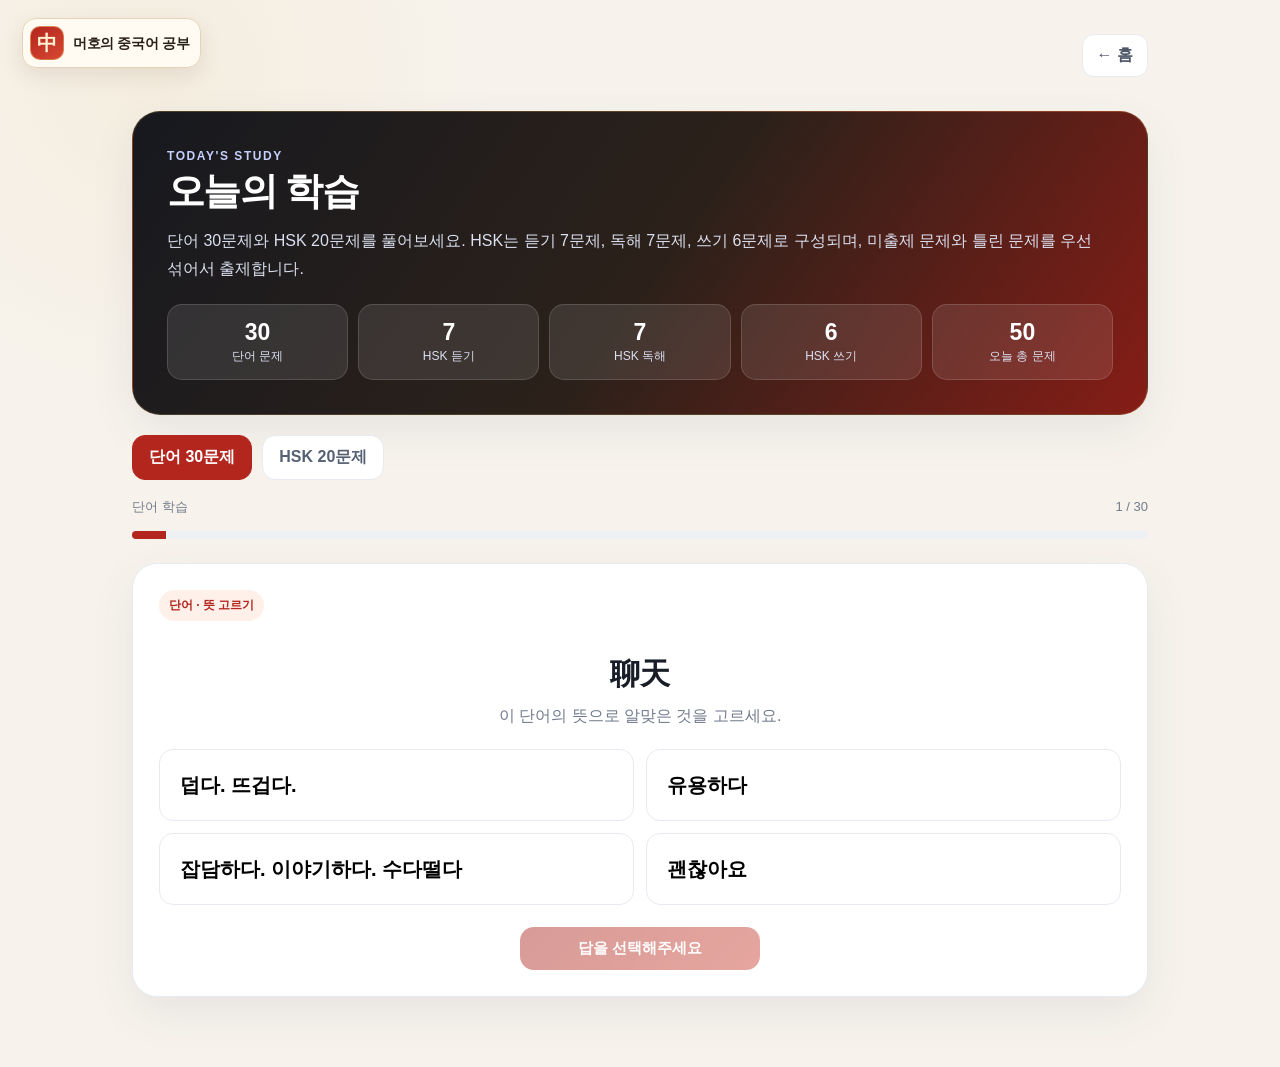
<file: today.html>
<!DOCTYPE html>
<html lang="ko">
<head><meta charset="UTF-8"><meta name="viewport" content="width=device-width,initial-scale=1">
<title>오늘 학습 | 머호의 중국어 공부</title><style>

:root{
  --bg:#f7f8fc;
  --card:#ffffff;
  --text:#191d28;
  --muted:#737b8c;
  --border:#e7eaf1;
  --accent:#4568f2;
  --accent-soft:#eef2ff;
  --shadow:0 16px 45px rgba(34,45,85,.08);
}
*{box-sizing:border-box}
html{scroll-behavior:smooth}
body{
  margin:0;
  font-family:Inter,Pretendard,"Noto Sans KR","Apple SD Gothic Neo",Arial,sans-serif;
  background:var(--bg);
  color:var(--text);
}
a{text-decoration:none;color:inherit}
button,select,input{font:inherit}
button{cursor:pointer}
.shell{max-width:1060px;margin:0 auto;padding:34px 22px 70px}
.topnav{
  display:flex;align-items:center;justify-content:space-between;
  margin-bottom:34px;
}
.brand{
  font-size:18px;font-weight:900;letter-spacing:-.02em;
  display:flex;align-items:center;gap:10px;
}
.brand-mark{
  width:38px;height:38px;border-radius:12px;background:var(--accent);
  color:white;display:flex;align-items:center;justify-content:center;
  font-size:21px;font-weight:900;
}
.nav-home{
  border:1px solid var(--border);background:#fff;padding:10px 14px;border-radius:12px;
  font-weight:700;color:#4e5667;
}
.eyebrow{
  margin:0 0 10px;color:var(--accent);font-weight:900;font-size:12px;letter-spacing:.13em;
}
h1,h2,h3,p{word-break:keep-all}
.page-title{font-size:36px;margin:0 0 8px;letter-spacing:-.04em}
.page-sub{color:var(--muted);margin:0;line-height:1.65}

/* HOME */
.home-shell{min-height:100vh;display:flex;flex-direction:column}
.home-main{flex:1;display:flex;align-items:center}
.hero-wrap{width:100%}
.hero{
  position:relative;overflow:hidden;
  background:linear-gradient(135deg,#151a2d 0%,#25345e 62%,#4568f2 100%);
  color:#fff;border-radius:32px;padding:54px 52px;box-shadow:var(--shadow);
  margin-bottom:22px;
}
.hero:after{
  content:"学";position:absolute;right:38px;bottom:-70px;
  font-size:250px;font-family:serif;font-weight:800;opacity:.08;
}
.hero .eyebrow{color:#bfcaff}
.hero h1{font-size:48px;letter-spacing:-.05em;margin:0 0 16px;position:relative;z-index:1}
.hero p{margin:0;color:#d9def0;font-size:17px;line-height:1.7;position:relative;z-index:1}
.hero-stats{
  margin-top:28px;display:flex;gap:12px;flex-wrap:wrap;position:relative;z-index:1;
}
.stat-pill{
  background:rgba(255,255,255,.11);border:1px solid rgba(255,255,255,.15);
  border-radius:999px;padding:10px 15px;font-size:14px;
}
.stat-pill strong{font-size:16px;margin-right:4px}
.menu-grid{display:grid;grid-template-columns:repeat(3,1fr);gap:16px}
.home-card{
  background:#fff;border:1px solid var(--border);border-radius:24px;
  padding:26px;min-height:220px;display:flex;flex-direction:column;
  box-shadow:0 8px 28px rgba(34,45,85,.045);
  transition:.18s ease;
}
.home-card:hover{transform:translateY(-4px);box-shadow:0 16px 38px rgba(34,45,85,.09);border-color:#dbe1fa}
.card-icon{
  width:54px;height:54px;border-radius:16px;background:var(--accent-soft);
  color:var(--accent);display:flex;align-items:center;justify-content:center;
  font-size:27px;font-weight:900;margin-bottom:22px;
}
.home-card h2{font-size:22px;margin:0 0 9px;letter-spacing:-.03em}
.home-card p{font-size:14px;line-height:1.65;color:var(--muted);margin:0}
.card-foot{margin-top:auto;padding-top:20px;display:flex;align-items:center;justify-content:space-between;font-weight:800}
.card-foot span:last-child{font-size:21px;color:#9ba3b5}

/* STUDY */
.page-head{
  display:flex;justify-content:space-between;gap:18px;align-items:flex-start;margin-bottom:22px;
}
.ghost{border:1px solid var(--border);background:#fff;border-radius:12px;padding:10px 14px;color:#4d5566}
.stats{display:grid;grid-template-columns:repeat(5,1fr);gap:12px;margin-bottom:18px}
.stats div{background:#fff;border:1px solid var(--border);border-radius:17px;padding:18px;text-align:center}
.stats strong{display:block;font-size:25px}.stats span{font-size:13px;color:var(--muted)}
.study-panel{background:#fff;border:1px solid var(--border);border-radius:24px;padding:22px;box-shadow:var(--shadow)}
.topline{display:flex;justify-content:space-between;align-items:center;color:var(--muted);font-size:14px}
.controls{display:flex;gap:10px}
select{border:1px solid var(--border);background:#fff;border-radius:12px;padding:9px 12px;color:#4d5566}
.card{
  min-height:350px;margin:20px 0;background:linear-gradient(180deg,#fbfcff,#f5f7ff);
  border:1px solid #e5e9ff;border-radius:22px;padding:42px 20px;text-align:center;
  display:flex;flex-direction:column;align-items:center;justify-content:center;gap:16px
}
.hanzi{font-size:68px;font-weight:900;letter-spacing:.03em}
.pinyin{font-size:27px;color:var(--accent);font-weight:800}
.meaning{font-size:23px;font-weight:700}
.hidden{visibility:hidden}
.reveal{border:0;background:var(--accent-soft);color:var(--accent);border-radius:999px;padding:9px 15px;font-weight:800}
.voice-hint{font-size:12px;color:var(--muted);margin-top:-8px}
.rating{display:grid;grid-template-columns:repeat(3,1fr);gap:10px;margin-bottom:12px}
.rate{border:0;border-radius:14px;padding:14px;font-weight:900}
.unknown{background:#fff0f0;color:#c74242}.unsure{background:#fff7df;color:#9a6900}.known{background:#eaf8ef;color:#27814a}
.nav{display:grid;grid-template-columns:1fr 1fr;gap:10px}
.nav button{border:1px solid var(--border);background:#fff;border-radius:14px;padding:13px;font-weight:800}
.list-section,.wrong-section{margin-top:28px}
.list-header,.wrong-header{display:flex;justify-content:space-between;align-items:center;gap:16px;margin-bottom:13px}
.list-header h2,.wrong-header h2{margin:0}
.list-header input{width:300px;max-width:100%;border:1px solid var(--border);border-radius:12px;padding:11px 13px;background:#fff}
.word-list{display:grid;grid-template-columns:repeat(2,1fr);gap:10px}
.word-item{background:#fff;border:1px solid var(--border);border-radius:14px;padding:14px 16px;display:grid;grid-template-columns:100px 1fr auto;gap:12px;align-items:center}
.word-item .hz{font-size:22px;font-weight:900}.word-item .py{color:var(--accent);font-size:14px}.word-item .mn{color:#50586a;font-size:14px;margin-top:3px}
.badge{font-size:12px;padding:5px 8px;border-radius:999px;background:#f0f2f6;color:#6e7584}

/* WRONG */
.wrong-section{background:#fff;border:1px solid var(--border);border-radius:22px;padding:22px;box-shadow:var(--shadow)}
.wrong-header p{margin:5px 0 0;color:var(--muted);font-size:14px}
.wrong-count{background:#fff0f0;color:#c74242;border-radius:999px;padding:7px 11px;font-size:13px;font-weight:900}
.wrong-add{display:grid;grid-template-columns:1fr 1fr 1.2fr auto;gap:10px;margin-bottom:16px}
.wrong-add input{border:1px solid var(--border);border-radius:12px;padding:11px 12px;background:#fff;min-width:0}
.wrong-add button{border:0;background:var(--accent);color:#fff;border-radius:12px;padding:11px 14px;font-weight:900}
.wrong-list{display:grid;gap:10px}
.wrong-item{border:1px solid var(--border);border-radius:14px;padding:14px 16px;display:grid;grid-template-columns:110px 1fr auto;gap:12px;align-items:center}
.wrong-item .hz{font-size:24px;font-weight:900}.wrong-item .py{color:var(--accent);font-size:14px;font-weight:800}.wrong-item .mn{color:#50586a;font-size:14px;margin-top:3px}
.wrong-actions{display:flex;gap:8px;flex-wrap:wrap;justify-content:flex-end}
.wrong-actions button{border:1px solid var(--border);background:#fff;border-radius:10px;padding:8px 10px;font-size:13px;font-weight:800}
.wrong-actions .learned{background:#eaf8ef;color:#27814a;border-color:#d6efdf}
.wrong-actions .edit{background:#eef2ff;color:var(--accent);border-color:#dfe5ff}
.wrong-actions .delete{background:#fff0f0;color:#c74242;border-color:#f4dada}
.wrong-empty{text-align:center;color:var(--muted);padding:34px 12px;border:1px dashed var(--border);border-radius:14px}

/* SENTENCE */
.coming{
  background:#fff;border:1px solid var(--border);border-radius:26px;padding:70px 25px;text-align:center;box-shadow:var(--shadow)
}
.coming-icon{width:84px;height:84px;border-radius:24px;background:var(--accent-soft);color:var(--accent);display:flex;align-items:center;justify-content:center;font-size:42px;font-weight:900;margin:0 auto 18px}
.coming h2{font-size:25px;margin:0 0 10px}.coming p{margin:0;color:var(--muted);line-height:1.7}

@media(max-width:760px){
  .shell{padding:22px 14px 50px}
  .hero{padding:38px 26px;border-radius:26px}.hero h1{font-size:38px}
  .menu-grid{grid-template-columns:1fr}
  .home-card{min-height:170px}
  .stats{grid-template-columns:repeat(2,1fr)}
  .page-head{flex-direction:column}
  .topline{align-items:flex-start;flex-direction:column;gap:12px}
  .controls{width:100%}.controls>*{flex:1}
  .hanzi{font-size:54px}.card{min-height:320px}
  .word-list{grid-template-columns:1fr}.word-item{grid-template-columns:88px 1fr auto}
  .list-header{align-items:flex-start;flex-direction:column}.list-header input{width:100%}
  .wrong-add{grid-template-columns:1fr}
  .wrong-item{grid-template-columns:82px 1fr}.wrong-actions{grid-column:1/-1;justify-content:stretch}.wrong-actions button{flex:1}
}


.sentence-tabs{display:flex;gap:10px;margin:22px 0}
.sentence-tab{border:1px solid var(--border);background:#fff;border-radius:14px;padding:12px 18px;font-weight:900;color:#5b6475}
.sentence-tab.active{background:var(--accent);color:white;border-color:var(--accent)}
.sentence-toolbar{display:flex;justify-content:space-between;gap:12px;align-items:center;margin-bottom:14px;flex-wrap:wrap}
.sentence-toolbar .group{display:flex;gap:9px;flex-wrap:wrap}
.sentence-card{background:#fff;border:1px solid var(--border);border-radius:26px;padding:28px;box-shadow:var(--shadow)}
.sentence-meta{display:flex;justify-content:space-between;align-items:center;gap:10px;color:var(--muted);font-size:13px;margin-bottom:24px}
.sentence-badges{display:flex;gap:7px;flex-wrap:wrap}
.sbadge{padding:6px 9px;border-radius:999px;background:#f0f2f6;font-weight:800}
.sentence-cn{font-size:34px;font-weight:900;line-height:1.55;letter-spacing:.01em;text-align:center;margin:34px 0 20px}
.sentence-pinyin{font-size:20px;line-height:1.7;color:var(--accent);font-weight:800;text-align:center;margin:14px 0}
.sentence-meaning{font-size:20px;line-height:1.65;text-align:center;font-weight:700;margin:14px 0}
.sentence-actions{display:flex;justify-content:center;gap:10px;flex-wrap:wrap;margin-top:22px}
.sentence-actions button{border:0;background:var(--accent-soft);color:var(--accent);border-radius:999px;padding:10px 16px;font-weight:900}
.focus-box{margin-top:24px;border-top:1px solid var(--border);padding-top:18px;display:flex;gap:10px;align-items:center;justify-content:center;flex-wrap:wrap}
.focus-box span{font-size:13px;color:var(--muted)}
.focus-word{background:#fff7df;color:#8f6300;padding:7px 11px;border-radius:999px;font-weight:900}
.sentence-rate{display:grid;grid-template-columns:1fr 1fr;gap:10px;margin-top:18px}
.sentence-rate button{border:0;border-radius:14px;padding:13px;font-weight:900}
.snav{display:grid;grid-template-columns:1fr 1fr;gap:10px;margin-top:10px}
.snav button{border:1px solid var(--border);background:#fff;border-radius:14px;padding:13px;font-weight:900}
.progress-track{height:8px;background:#edf0f5;border-radius:999px;overflow:hidden;margin:15px 0 24px}
.progress-bar{height:100%;background:var(--accent);width:0}
.quiz-panel{background:#fff;border:1px solid var(--border);border-radius:26px;padding:28px;box-shadow:var(--shadow)}
.quiz-head{display:flex;justify-content:space-between;gap:12px;align-items:center;margin-bottom:18px}
.quiz-type{font-size:13px;font-weight:900;color:var(--accent);background:var(--accent-soft);padding:7px 10px;border-radius:999px}
.quiz-question{font-size:27px;font-weight:900;line-height:1.55;margin:28px 0;text-align:center}
.quiz-sub{color:var(--muted);text-align:center;margin-top:-14px;margin-bottom:24px}
.options{display:grid;grid-template-columns:1fr 1fr;gap:10px}
.option{border:1px solid var(--border);background:#fff;border-radius:15px;padding:15px;text-align:left;font-weight:800;line-height:1.45}
.option:hover{border-color:#cfd7ff;background:#fafbff}
.option.correct{background:#eaf8ef;border-color:#c9e8d5;color:#247343}
.option.wrong{background:#fff0f0;border-color:#efd1d1;color:#b63b3b}
.quiz-feedback{margin-top:16px;padding:14px 16px;border-radius:14px;background:#f7f8fb;line-height:1.6;display:none}
.quiz-next{width:100%;border:0;background:var(--accent);color:#fff;border-radius:14px;padding:14px;font-weight:900;margin-top:14px;display:none}
.token-bank,.answer-bank{display:flex;gap:8px;flex-wrap:wrap;justify-content:center;min-height:58px;padding:12px;border-radius:15px;border:1px dashed var(--border);margin:12px 0}
.token{border:1px solid var(--border);background:#fff;border-radius:11px;padding:9px 12px;font-weight:900}
.answer-bank{background:#fafbff;border-style:solid}
.quiz-mode-cards{display:grid;grid-template-columns:repeat(5,1fr);gap:10px;margin-bottom:18px}
.quiz-mode-card{border:1px solid var(--border);background:#fff;border-radius:16px;padding:14px;text-align:center;font-weight:900}
.quiz-mode-card.active{border-color:#cbd4ff;background:var(--accent-soft);color:var(--accent)}
.listen-btn{border:0;background:var(--accent);color:#fff;border-radius:999px;padding:12px 18px;font-weight:900;display:block;margin:8px auto 22px}
.hidden-block{display:none!important}
.today-box{margin-top:18px;background:#fff;border:1px solid rgba(255,255,255,.2);background:rgba(255,255,255,.10);border-radius:18px;padding:15px 17px;position:relative;z-index:1}
.today-box .label{font-size:12px;color:#cdd5ff;font-weight:900;margin-bottom:5px}
.today-box .cn{font-size:18px;font-weight:900}
.today-box .ko{font-size:13px;color:#d9def0;margin-top:5px}
@media(max-width:760px){
 .sentence-cn{font-size:27px}.options{grid-template-columns:1fr}.quiz-mode-cards{grid-template-columns:1fr 1fr}
 .sentence-card,.quiz-panel{padding:20px}
}

.grammar-actions{display:flex;justify-content:center;gap:10px;flex-wrap:wrap;margin-top:14px}
.grammar-actions button{border:1px solid var(--border);background:#fff;border-radius:12px;padding:9px 13px;font-weight:900;color:#566073}
.grammar-box{margin-top:15px;border:1px solid var(--border);background:#fafbff;border-radius:16px;padding:15px}
.grammar-box h3{margin:0 0 12px;font-size:15px}
.tag-row{display:flex;gap:8px;flex-wrap:wrap}
.grammar-tag{background:#fff;border:1px solid var(--border);border-radius:10px;padding:8px 10px;font-size:13px}
.grammar-tag strong{color:var(--accent);margin-right:5px}
.pos-grid{display:grid;grid-template-columns:repeat(3,1fr);gap:8px}
.pos-item{background:#fff;border:1px solid var(--border);border-radius:11px;padding:9px 10px}
.pos-item .word{font-weight:900;font-size:16px}
.pos-item .ptype{color:var(--muted);font-size:12px;margin-top:3px}
@media(max-width:760px){.pos-grid{grid-template-columns:repeat(2,1fr)}}


.quiz-explain{margin-top:14px;border:1px solid #e3e7f3;background:#fbfcff;border-radius:15px;padding:15px;line-height:1.7}
.quiz-explain-title{font-weight:900;margin-bottom:8px}
.quiz-explain-row{margin:5px 0}
.quiz-explain-row strong{display:inline-block;min-width:72px;color:#4b5568}
.quiz-pinyin{color:var(--accent);font-weight:800}
.quiz-explain-listen{border:0;background:var(--accent-soft);color:var(--accent);border-radius:999px;padding:8px 12px;font-weight:900;margin-top:8px}
.quiz-pos-badge{display:inline-flex;align-items:center;margin-left:8px;padding:3px 8px;border-radius:999px;background:#fff7df;color:#8f6300;font-size:12px;font-weight:900;vertical-align:middle}


.today-hero{
  background:linear-gradient(135deg,#151a2d,#2b3e70 65%,#4568f2);
  color:#fff;border-radius:28px;padding:34px;box-shadow:var(--shadow);margin-bottom:20px
}
.today-hero .eyebrow{color:#c6d0ff}
.today-hero h1{font-size:38px;margin:0 0 10px;letter-spacing:-.04em}
.today-hero p{color:#dbe0f0;margin:0;line-height:1.7}
.today-overview{display:grid;grid-template-columns:repeat(5,1fr);gap:10px;margin-top:22px}
.today-overview div{background:rgba(255,255,255,.1);border:1px solid rgba(255,255,255,.14);border-radius:15px;padding:14px;text-align:center}
.today-overview strong{display:block;font-size:23px}.today-overview span{font-size:12px;color:#dce1f3}
.today-tabs{display:flex;gap:10px;margin:18px 0}
.today-tab{border:1px solid var(--border);background:#fff;border-radius:13px;padding:11px 16px;font-weight:900;color:#566073}
.today-tab.active{background:var(--accent);color:#fff;border-color:var(--accent)}
.today-progress-line{display:flex;justify-content:space-between;align-items:center;margin:12px 0 8px;font-size:13px;color:var(--muted)}
.today-card{background:#fff;border:1px solid var(--border);border-radius:25px;padding:26px;box-shadow:var(--shadow)}
.today-qtype{display:inline-block;background:var(--accent-soft);color:var(--accent);font-weight:900;font-size:12px;padding:7px 10px;border-radius:999px}
.today-question{font-size:30px;font-weight:900;line-height:1.5;text-align:center;margin:30px 0 10px}
.today-sub{text-align:center;color:var(--muted);margin-bottom:22px}
.today-options{display:grid;grid-template-columns:1fr 1fr;gap:10px}
.today-option{border:1px solid var(--border);background:#fff;border-radius:14px;padding:18px 20px;text-align:left;font-weight:900;line-height:1.5;font-size:20px}
.today-option:hover{background:#fafbff;border-color:#ccd5ff}
.today-option.correct{background:#eaf8ef;border-color:#c5e6d1;color:#247343}
.today-option.wrong{background:#fff0f0;border-color:#efd0d0;color:#b83e3e}
.today-feedback{margin-top:16px;display:none}
.today-next{width:100%;border:0;background:var(--accent);color:#fff;border-radius:14px;padding:14px;font-weight:900;margin-top:14px;display:none}
.today-listen{display:block;margin:10px auto 20px;border:0;background:var(--accent);color:#fff;border-radius:999px;padding:11px 16px;font-weight:900}
.today-token-bank,.today-answer-bank{display:flex;gap:8px;flex-wrap:wrap;justify-content:center;min-height:58px;padding:12px;border-radius:15px;border:1px dashed var(--border);margin:12px 0}
.today-answer-bank{background:#fafbff;border-style:solid}
.today-token{border:1px solid var(--border);background:#fff;border-radius:11px;padding:9px 12px;font-weight:900}
.today-result{text-align:center;padding:44px 18px}
.today-result h2{font-size:30px;margin:0 0 10px}.today-result p{color:var(--muted)}
.today-result-grid{display:grid;grid-template-columns:1fr 1fr;gap:10px;max-width:520px;margin:24px auto}
.today-result-grid div{border:1px solid var(--border);border-radius:15px;padding:16px;background:#fafbff}
.today-result-grid strong{display:block;font-size:26px}
.today-restart{border:0;background:var(--accent);color:#fff;border-radius:14px;padding:13px 18px;font-weight:900}
@media(max-width:760px){.today-overview{grid-template-columns:1fr}.today-options{grid-template-columns:1fr}.today-choice-wrap{grid-template-columns:1fr}.today-question{font-size:25px}.today-option{font-size:18px;padding:16px}.today-submit-answer{width:100%}}

/* v28 editable sentence ordering */
.order-controls{
  display:flex;
  gap:8px;
  margin-bottom:10px;
}
.order-control-btn{
  flex:1;
  border:1px solid var(--border);
  background:#fff;
  color:#596275;
  border-radius:12px;
  padding:11px 12px;
  font-weight:900;
  cursor:pointer;
}
.order-control-btn:hover{
  border-color:#b8c6ff;
  background:#f6f8ff;
  color:var(--accent);
}
.chosen-token{
  cursor:pointer !important;
  background:#eef2ff !important;
  border-color:#cbd5ff !important;
  color:var(--accent) !important;
}
.chosen-token:hover{
  background:#ffecec !important;
  border-color:#ffc9c9 !important;
  color:#c13d3d !important;
  text-decoration:line-through;
}
.order-check-btn{
  margin-top:0;
}
@media(max-width:600px){
  .order-controls{flex-direction:column}
}


/* v29 drag-and-drop sentence ordering */
#todayAnswerBank{
  min-height:58px;
  display:flex;
  align-items:center;
  flex-wrap:wrap;
  gap:8px;
  padding:10px;
  border-radius:14px;
  transition:background .15s ease,border-color .15s ease;
}
.chosen-token[draggable="true"]{
  cursor:grab !important;
  user-select:none;
  touch-action:manipulation;
}
.chosen-token[draggable="true"]:active{
  cursor:grabbing !important;
}
.chosen-token.dragging{
  opacity:.4;
  transform:scale(.96);
}
.chosen-token.drag-over-left{
  box-shadow:-4px 0 0 var(--accent);
}
.chosen-token.drag-over-right{
  box-shadow:4px 0 0 var(--accent);
}
#todayAnswerBank:empty::before{
  content:"단어를 선택해 문장을 만들어보세요";
  color:#9aa2b3;
  font-size:13px;
  font-weight:700;
}
@media(pointer:fine){
  .chosen-token::before{
    content:"⋮⋮";
    margin-right:5px;
    color:#8fa0db;
    letter-spacing:-3px;
    font-size:11px;
  }
}


/* v30 shared Chinese-inspired accents */
:root{--accent:#b3261e;--accent-soft:#fff0ea}
body{
  background:
    radial-gradient(circle at 12% 7%,rgba(214,168,75,.08),transparent 23%),
    #f7f3ec !important;
}
.brand-mark{background:linear-gradient(145deg,#b3261e,#d74732)!important;box-shadow:0 6px 16px rgba(179,38,30,.22)}
.topnav .brand{color:#251d18!important}
.today-hero,.listen-hero,.sentence-hero,.word-hero{
  background:linear-gradient(125deg,#17191f 0%,#2c211a 52%,#861d16 100%)!important;
  border:1px solid rgba(214,168,75,.25);
}
.today-tab.active{
  background:#b3261e!important;
}
.today-option.correct,.listen-option.correct{background:#eaf8ef!important}
.today-progress,.progress-bar{background:#b3261e!important}
.quiz-type,.eyebrow{color:#b3261e}


/* ===== v42 choose first, submit later ===== */
 .today-choice-wrap{
  display:grid;
  grid-template-columns:1fr 1fr;
  gap:12px;
  grid-column:1 / -1;
}
.today-choice-option{
  position:relative;
  min-height:72px;
  display:flex;
  align-items:center;
  transition:border-color .14s ease,background .14s ease,transform .08s ease,box-shadow .14s ease;
}
.today-choice-option:not(:disabled):hover{
  transform:translateY(-1px);
}
.today-choice-option.selected{
  border-color:#b3261e !important;
  background:#fff1ed !important;
  color:#8f2018 !important;
  box-shadow:0 0 0 3px rgba(179,38,30,.10) !important;
}
.today-choice-option.selected::after{
  content:"✓ 선택";
  position:absolute;
  right:13px;
  top:50%;
  transform:translateY(-50%);
  color:#b3261e;
  font-size:11px;
  font-weight:900;
}
.today-submit-answer{
  grid-column:1 / -1;
  justify-self:center;
  width:min(240px,100%);
  margin-top:12px;
  padding:12px 16px;
  border:0;
  border-radius:14px;
  background:linear-gradient(135deg,#a9231b,#c93a2c);
  color:#fff;
  font-size:15px;
  font-weight:900;
  cursor:pointer;
  box-shadow:0 8px 20px rgba(169,35,27,.18);
  transition:transform .1s ease,opacity .14s ease,box-shadow .14s ease;
}
.today-submit-answer:not(:disabled):hover{
  transform:translateY(-1px);
  box-shadow:0 11px 24px rgba(169,35,27,.23);
}
.today-submit-answer:disabled{
  cursor:not-allowed;
  opacity:.45;
  box-shadow:none;
}


/* ===== v47 stable floating home button ===== */
.meoho-home-button{
  position:fixed;
  top:18px;
  left:22px;
  z-index:30000;
  display:inline-flex;
  align-items:center;
  gap:9px;
  padding:7px 11px 7px 7px;
  border:1px solid #e4d3b7;
  border-radius:14px;
  background:rgba(255,251,244,.96);
  color:#2a201a !important;
  text-decoration:none !important;
  box-shadow:0 8px 22px rgba(86,48,25,.10);
  backdrop-filter:blur(10px);
  white-space:nowrap;
  cursor:pointer;
  transition:transform .15s ease, box-shadow .15s ease, border-color .15s ease;
}
.meoho-home-button:hover{
  transform:translateY(-1px);
  border-color:#c99958;
  box-shadow:0 11px 26px rgba(86,48,25,.14);
}
.meoho-home-button:active{transform:scale(.98)}
.meoho-home-mark{
  width:34px;height:34px;flex:0 0 34px;
  display:flex;align-items:center;justify-content:center;
  border-radius:10px;
  background:linear-gradient(145deg,#b3261e,#d74732);
  border:1px solid rgba(239,201,121,.5);
  color:#fff4d4;
  font-family:"KaiTi","STKaiti","SimSun",serif;
  font-size:20px;font-weight:900;
}
.meoho-home-text{
  color:#2a201a;
  font-size:14px;
  line-height:1;
  font-weight:900;
  letter-spacing:-.025em;
}
/* Keep old header markup intact but hide its old brand, preventing DOM damage. */
.topnav .brand{visibility:hidden!important}
@media(max-width:620px){
  .meoho-home-button{top:10px;left:10px;padding:6px 9px 6px 6px;gap:7px}
  .meoho-home-mark{width:30px;height:30px;flex-basis:30px;font-size:18px}
  .meoho-home-text{font-size:12px}
}


/* ===== v54 explicit pinyin above each word in HSK original ===== */
.ruby-original-row{
  display:flex;
  align-items:flex-start;
  gap:0;
  margin-top:14px!important;
  margin-bottom:14px!important;
}
.ruby-original-row>strong{
  flex:0 0 72px;
  padding-top:20px;
}
.pinyin-word-line{
  display:flex;
  flex-wrap:wrap;
  align-items:flex-end;
  column-gap:8px;
  row-gap:14px;
  padding-top:2px;
}
.pinyin-word-stack{
  display:inline-flex;
  flex-direction:column;
  align-items:center;
  justify-content:flex-end;
  min-width:max-content;
  white-space:nowrap;
  vertical-align:bottom;
}
.pinyin-above{
  display:block;
  min-height:17px;
  margin-bottom:2px;
  color:#b3261e;
  font-size:12px;
  line-height:1.15;
  font-weight:850;
  letter-spacing:.01em;
}
.hanzi-below{
  display:block;
  color:#1d2433;
  font-size:20px;
  line-height:1.25;
  font-weight:900;
}
.pinyin-punct{
  display:inline-block;
  margin-left:-5px;
  padding-bottom:1px;
  color:#1d2433;
  font-size:20px;
  font-weight:900;
}
@media(max-width:760px){
  .ruby-original-row{display:block}
  .ruby-original-row>strong{display:block!important;padding-top:0;margin-bottom:10px}
  .pinyin-word-line{column-gap:6px;row-gap:12px}
  .pinyin-above{font-size:11px}
  .hanzi-below,.pinyin-punct{font-size:18px}
}


/* ===== v56 all-choice information ===== */
.all-option-info{
  margin-top:20px;
  padding-top:18px;
  border-top:1px solid #e5dfd6;
}
.all-option-title{
  margin-bottom:12px;
  font-size:15px;
  font-weight:950;
  color:#2b211c;
}
.all-option-grid{
  display:grid;
  grid-template-columns:1fr 1fr;
  gap:10px;
}
.option-info-card,.token-info-card{
  position:relative;
  border:1px solid #e4e6eb;
  border-radius:15px;
  padding:14px;
  background:#fff;
}
.option-info-card.correct{
  border-color:#b9dfc5;
  background:#f1fbf4;
}
.option-info-card.distractor{
  background:#fffdf9;
}
.option-info-head{
  display:flex;
  align-items:center;
  justify-content:space-between;
  gap:8px;
  margin-bottom:10px;
}
.option-info-num{font-size:11px;color:#7c756f;font-weight:850}
.option-info-badge{
  padding:4px 8px;
  border-radius:999px;
  background:#f0eee9;
  color:#756b61;
  font-size:10px;
  font-weight:900;
}
.option-info-card.correct .option-info-badge{background:#dff3e5;color:#247343}
.option-info-word,.token-info-word{
  display:flex;
  align-items:baseline;
  gap:9px;
  margin-bottom:8px;
}
.option-info-word strong,.token-info-word strong{font-size:21px;color:#181512}
.option-info-word span,.token-info-word span{font-size:13px;color:#b3261e;font-weight:850}
.option-info-meta,.token-info-meta{
  display:flex;
  flex-direction:column;
  gap:4px;
  color:#554d47;
  font-size:12px;
  line-height:1.55;
}
.option-info-meta b,.token-info-meta b,.option-info-meaning b{color:#84776c;margin-right:5px}
.option-info-listen{
  margin-top:10px;
  border:0;
  border-radius:999px;
  padding:7px 10px;
  background:#fff0eb;
  color:#b3261e;
  font-size:11px;
  font-weight:900;
}
.option-info-sentence{
  margin:3px 0 10px;
}
.option-info-sentence .pinyin-word-line{
  justify-content:flex-start;
  column-gap:6px;
  row-gap:11px;
}
.option-info-sentence .pinyin-above{font-size:10px}
.option-info-sentence .hanzi-below,.option-info-sentence .pinyin-punct{font-size:17px}
.option-info-meaning{font-size:12px;line-height:1.55;color:#554d47}
.option-info-main{font-size:18px;font-weight:900}
@media(max-width:760px){
  .all-option-grid{grid-template-columns:1fr}
}


/* v62 word-answer cleanup: use option cards as the answer explanation */
.word-options-only{padding-top:4px}
.word-options-only .all-option-info{margin-top:0;border-top:0;padding-top:0}
.word-options-only .all-option-title{font-size:16px;font-weight:950;margin-bottom:12px}


/* v65 HSK-style listening transcript */
.listen-transcript{display:grid;gap:12px;margin-top:8px}
.listen-transcript-line{display:grid;grid-template-columns:34px 1fr;gap:10px;align-items:start;padding:10px 12px;background:#fff;border:1px solid #ece5df;border-radius:12px}
.listen-speaker{width:30px;height:30px;border-radius:50%;display:flex;align-items:center;justify-content:center;background:#fff0ea;color:#b3261e;font-size:12px;font-weight:950}
.listen-transcript-line .pinyin-word-line{justify-content:flex-start}
@media(max-width:700px){.listen-transcript-line{grid-template-columns:30px 1fr;padding:9px}.listen-speaker{width:27px;height:27px}}

/* v67: HSK 기출형 독해 지문 줄바꿈 */
#todayQuestion{white-space:pre-line}

</style><link rel="icon" href='data:image/svg+xml,<svg xmlns="http://www.w3.org/2000/svg" viewBox="0 0 64 64"><rect width="64" height="64" rx="16" fill="%234568f2"/><text x="32" y="43" text-anchor="middle" font-size="38" font-weight="700" fill="white">中</text></svg>'>
</head>
<body>

<a id="meohoHomeButton" class="meoho-home-button" href="index.html" aria-label="머호의 중국어 공부 홈으로 이동">
  <span class="meoho-home-mark">中</span>
  <span class="meoho-home-text">머호의 중국어 공부</span>
</a>

<main class="shell">
<nav class="topnav"><a class="brand" href="index.html"><div class="brand-mark">中</div>머호의 중국어 공부</a><a class="nav-home" href="index.html">← 홈</a></nav>

<section class="today-hero">
 <p class="eyebrow">TODAY'S STUDY</p>
 <h1>오늘의 학습</h1>
 <p>단어 30문제와 HSK 20문제를 풀어보세요. HSK는 듣기 7문제, 독해 7문제, 쓰기 6문제로 구성되며, 미출제 문제와 틀린 문제를 우선 섞어서 출제합니다.</p>
 <div class="today-overview">
  <div><strong>30</strong><span>단어 문제</span></div>
  <div><strong>7</strong><span>HSK 듣기</span></div>
  <div><strong>7</strong><span>HSK 독해</span></div>
  <div><strong>6</strong><span>HSK 쓰기</span></div>
  <div><strong>50</strong><span>오늘 총 문제</span></div>
 </div>
</section>

<div class="today-tabs">
 <button class="today-tab active" data-section="word">단어 30문제</button>
 <button class="today-tab" data-section="hsk">HSK 20문제</button>
</div>

<div class="today-progress-line"><span id="todayPart">단어 학습</span><span id="todayCount">1 / 50</span></div>
<div class="progress-track"><div id="todayProgress" class="progress-bar"></div></div>

<section id="todayCard" class="today-card">
 <span id="todayType" class="today-qtype">단어 · 뜻 고르기</span>
 <div id="todayQuestion" class="today-question"></div>
 <div id="todaySub" class="today-sub"></div>
 <button id="todayListen" class="today-listen hidden-block">🔊 듣기</button>
 <div id="todayOptions" class="today-options"></div>
 <div id="todayAnswerBank" class="today-answer-bank hidden-block"></div>
 <div id="todayTokenBank" class="today-token-bank hidden-block"></div>
 <div id="todayFeedback" class="today-feedback"></div>
 <button id="todayNext" class="today-next">다음 문제 →</button>
</section>
</main>
<script src="data.js?v=27"></script>
<script src="sentences.js?v=27"></script>
<script src="listening.js?v=27"></script>
<script src="review-store.js?v=27"></script>
<script src="today.js?v=68-listening-meaning"></script>

<script>
document.addEventListener("DOMContentLoaded",()=>{
  const btn=document.getElementById("meohoHomeButton");
  if(!btn)return;
  btn.addEventListener("click",()=>{
    try{sessionStorage.setItem("meohoIntroSeenV1","1")}catch(err){}
  });
});
</script>

</body></html>
</file>
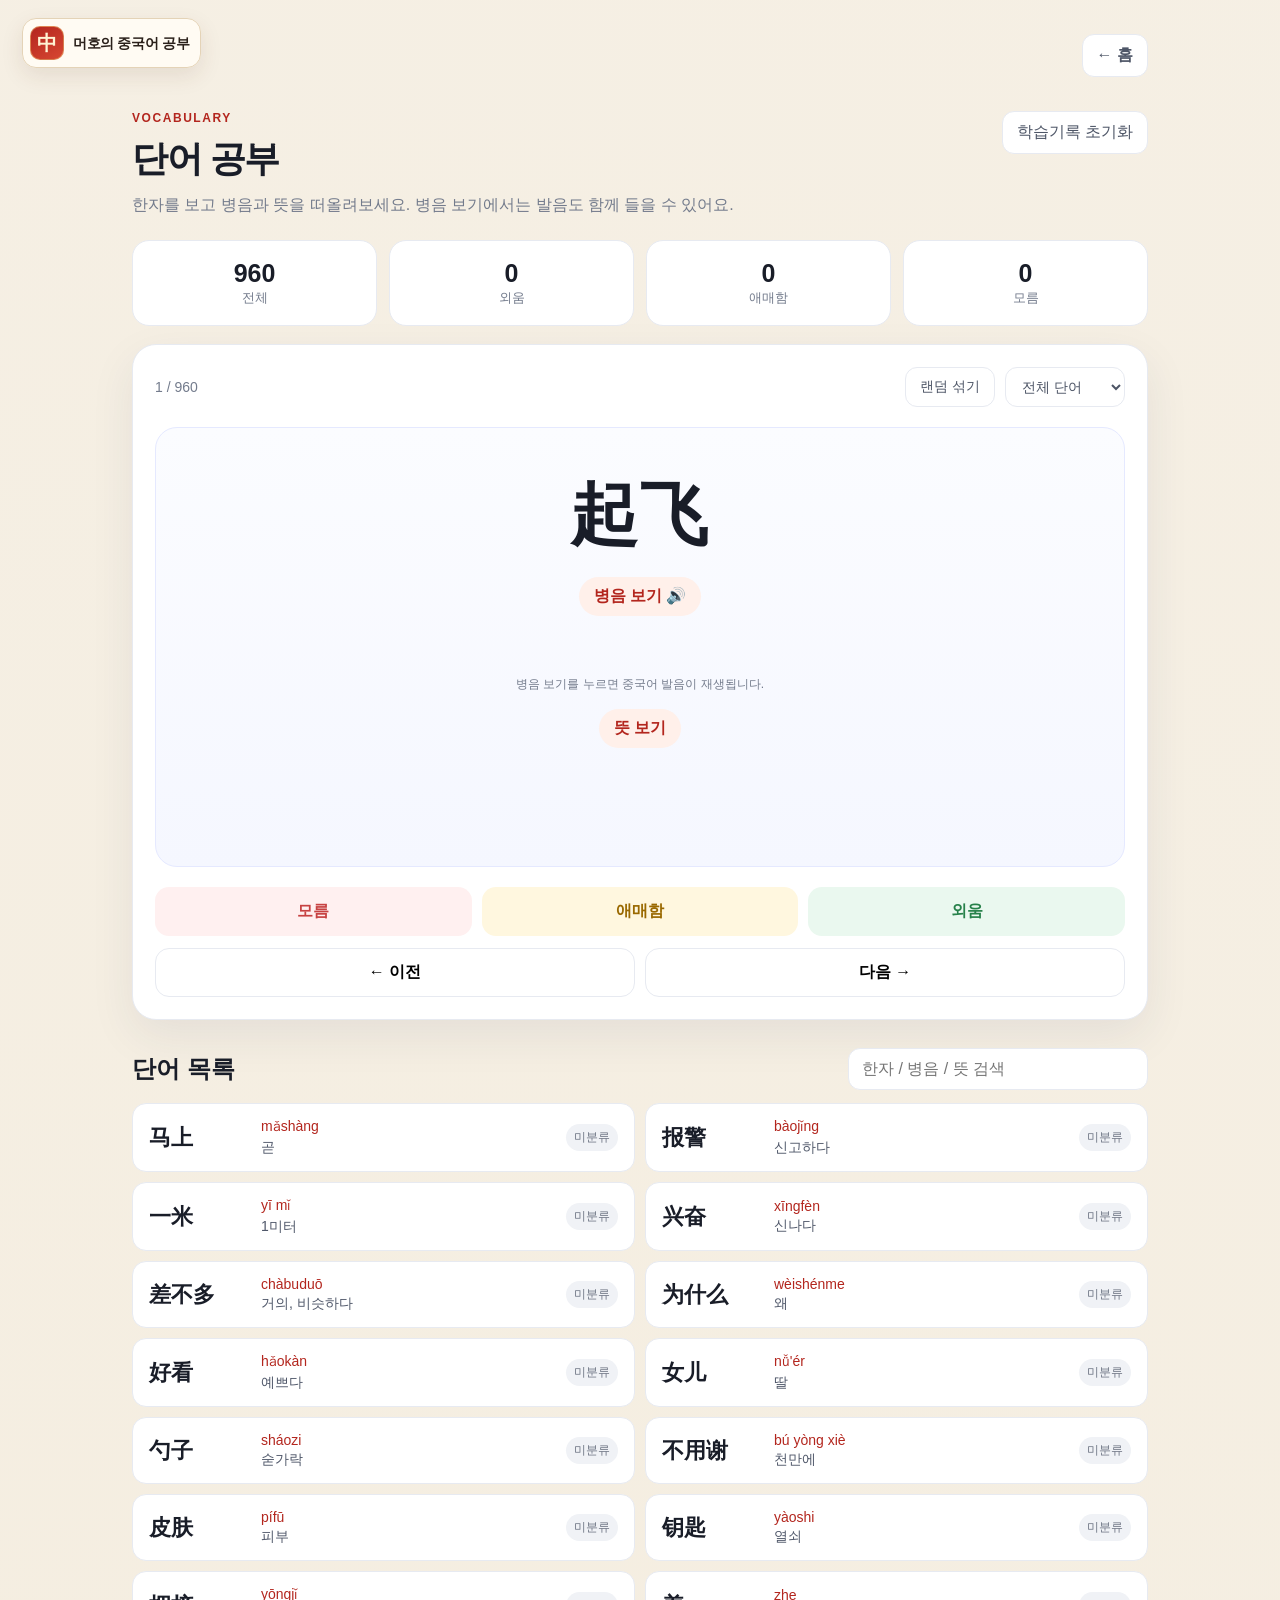
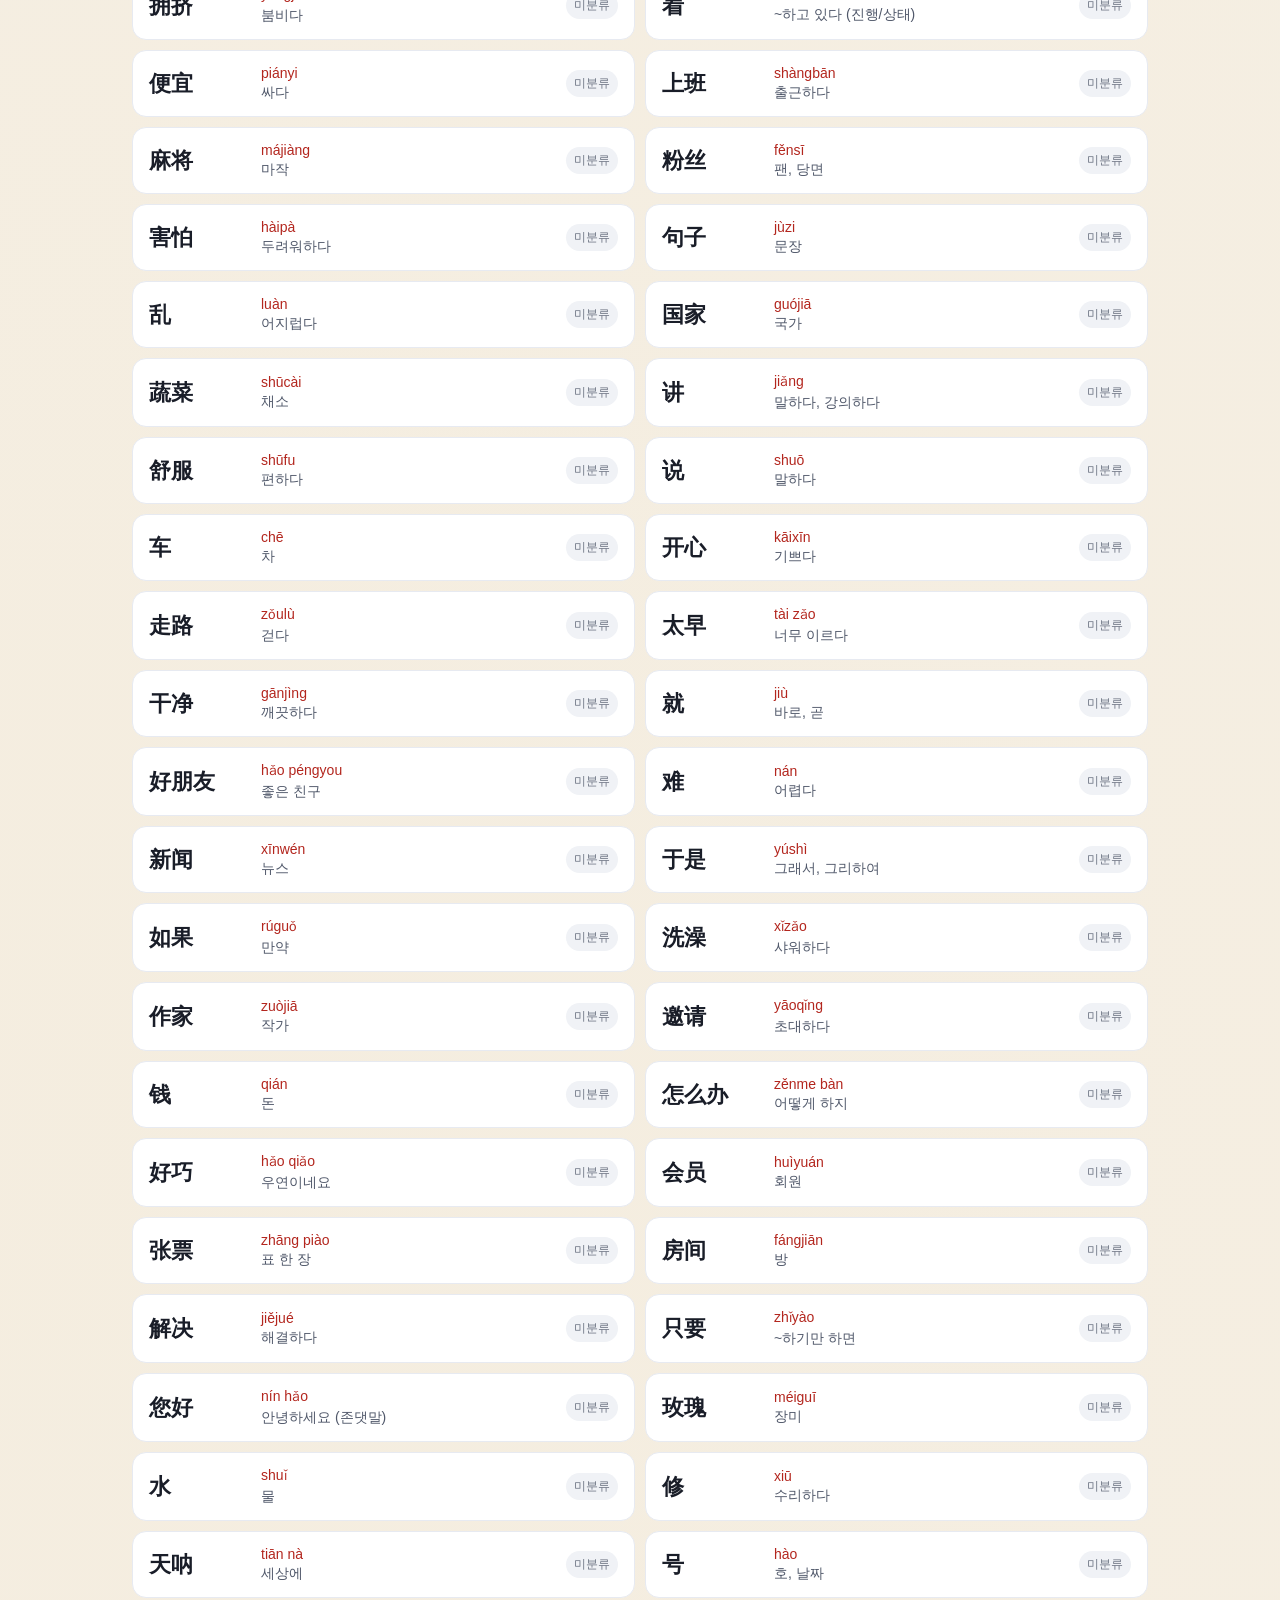
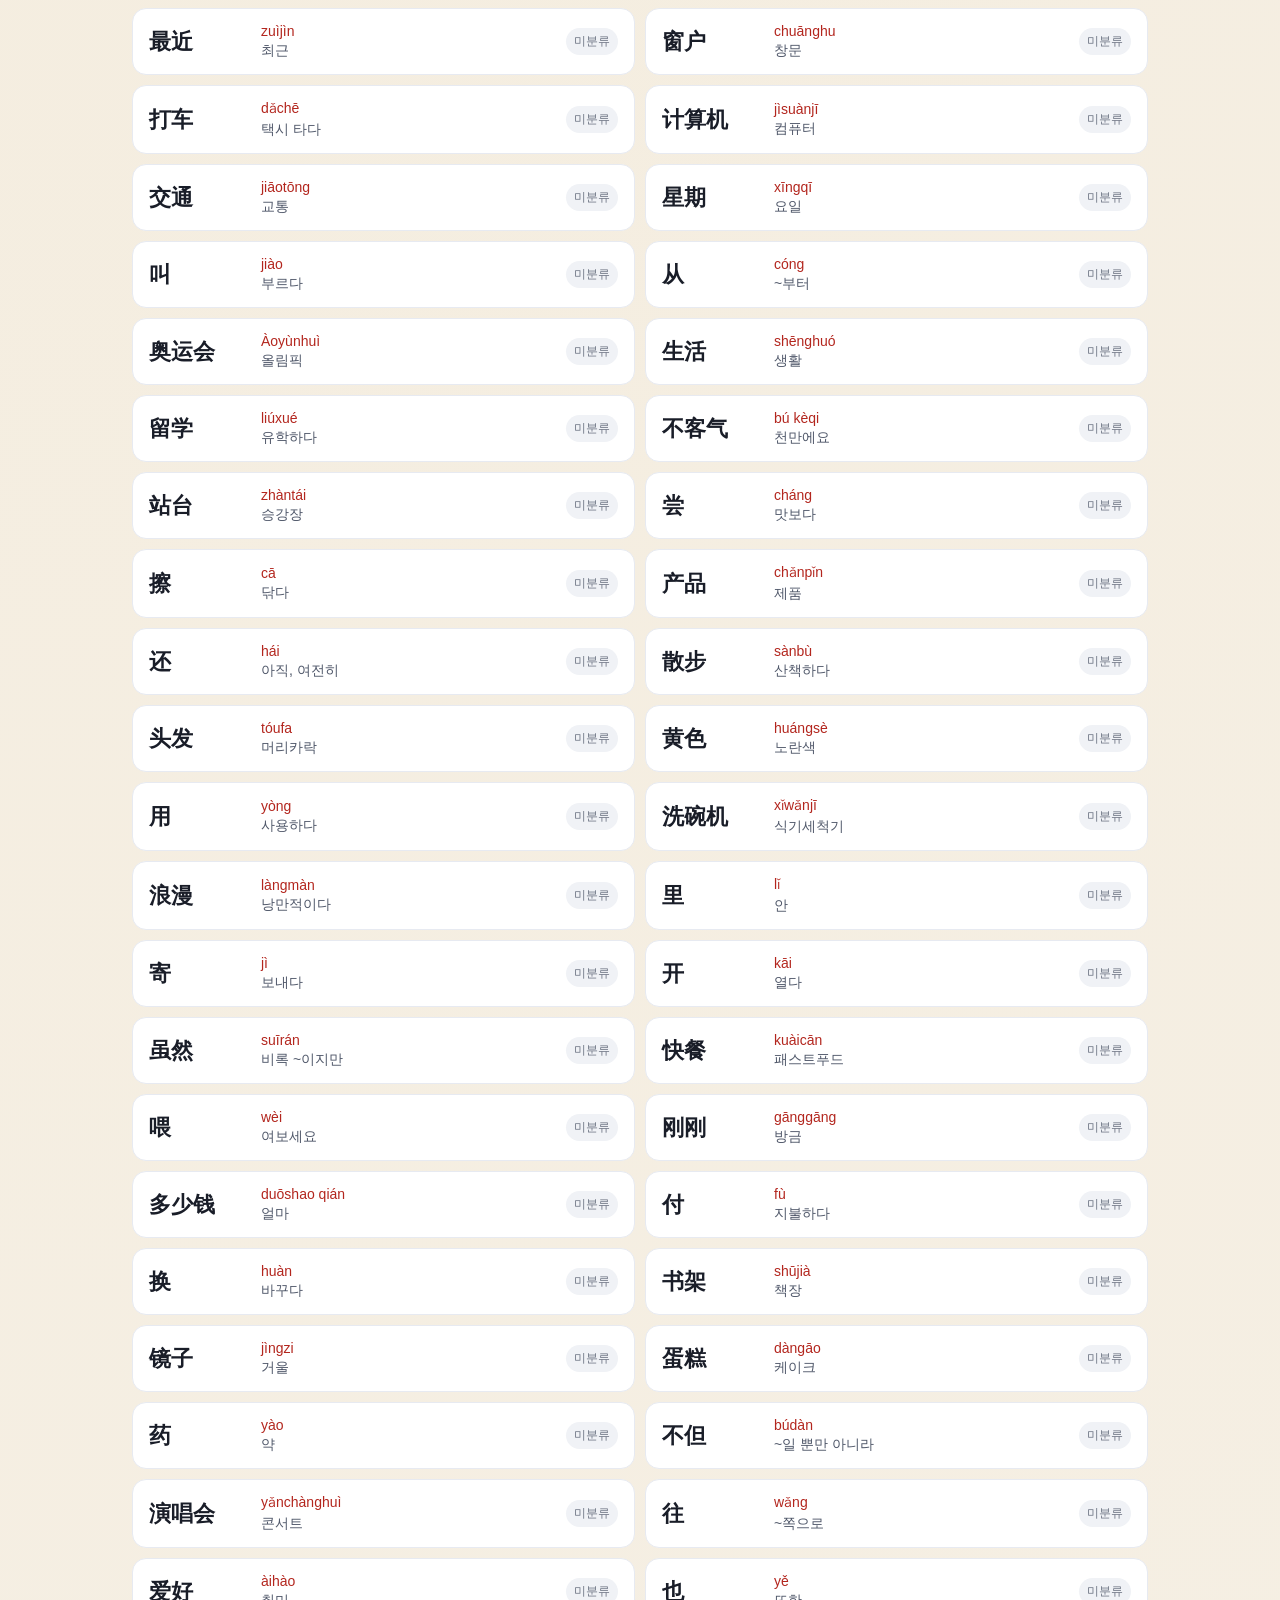
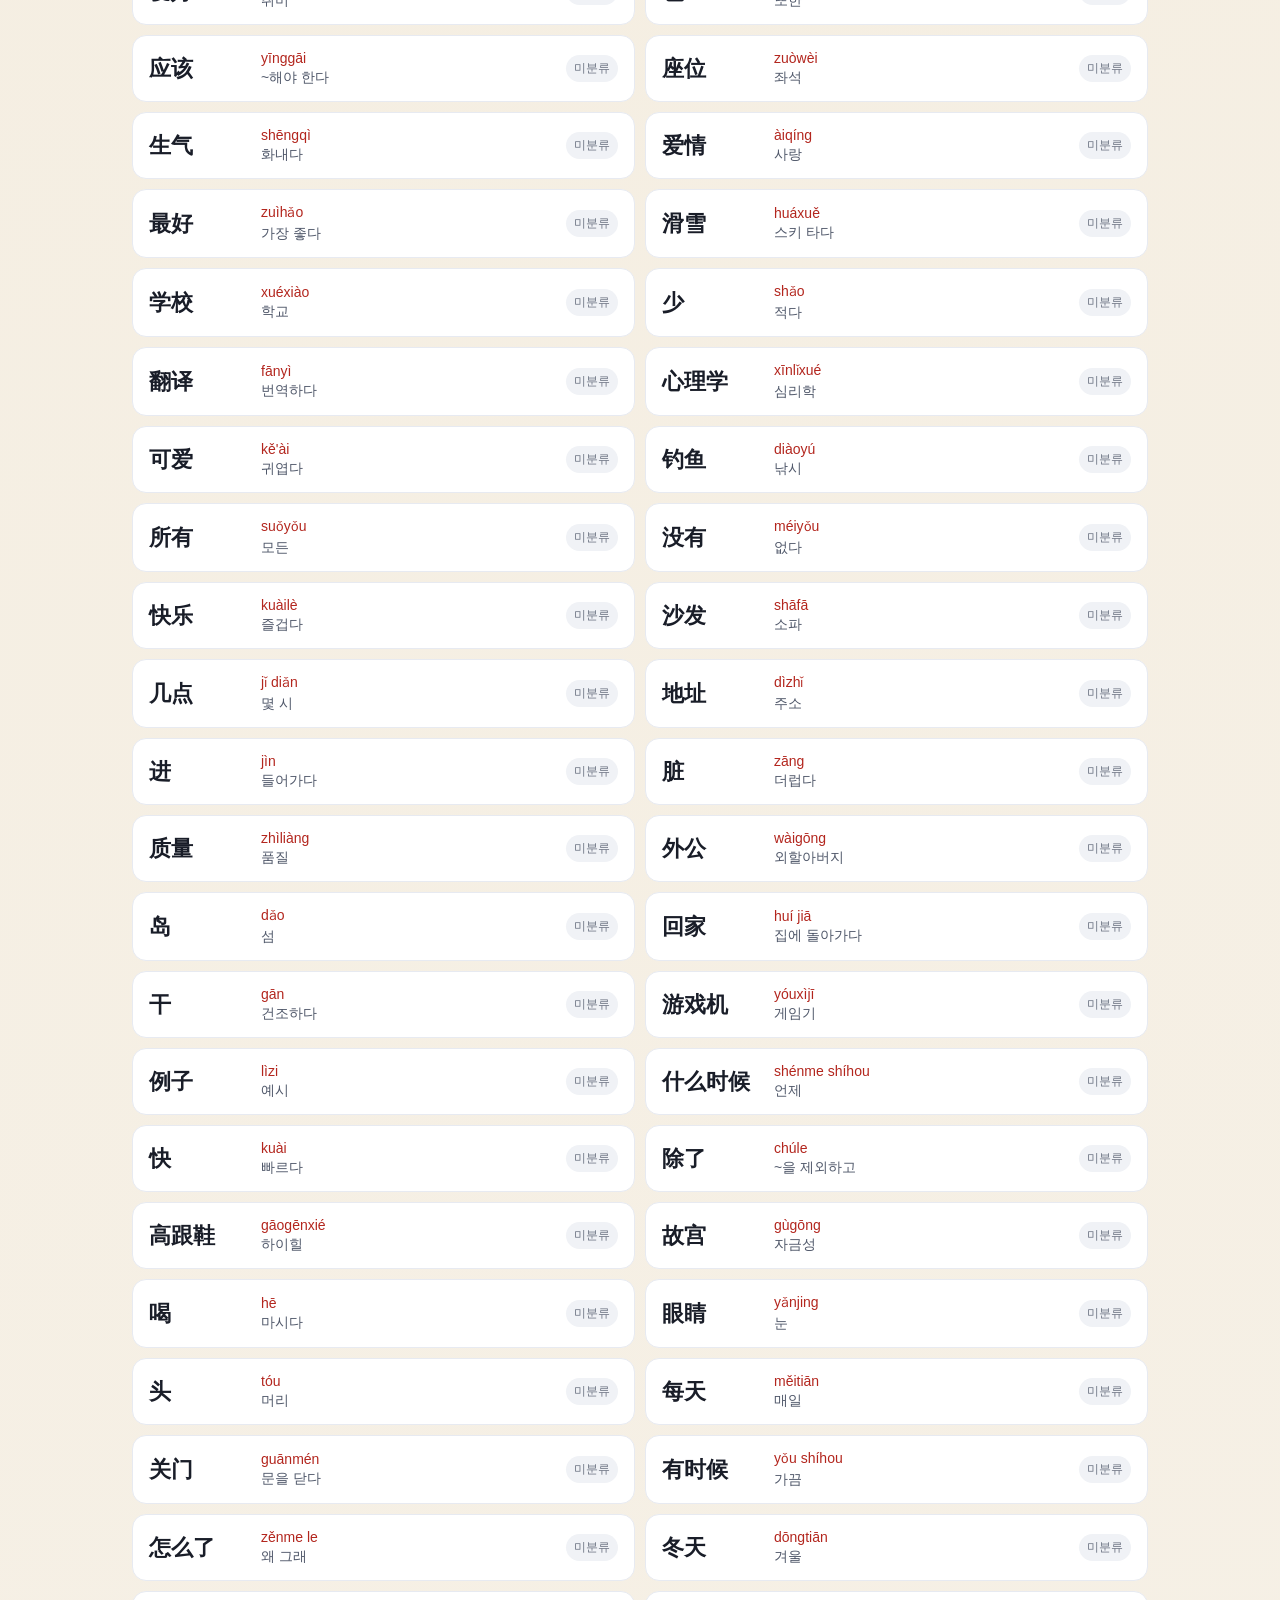
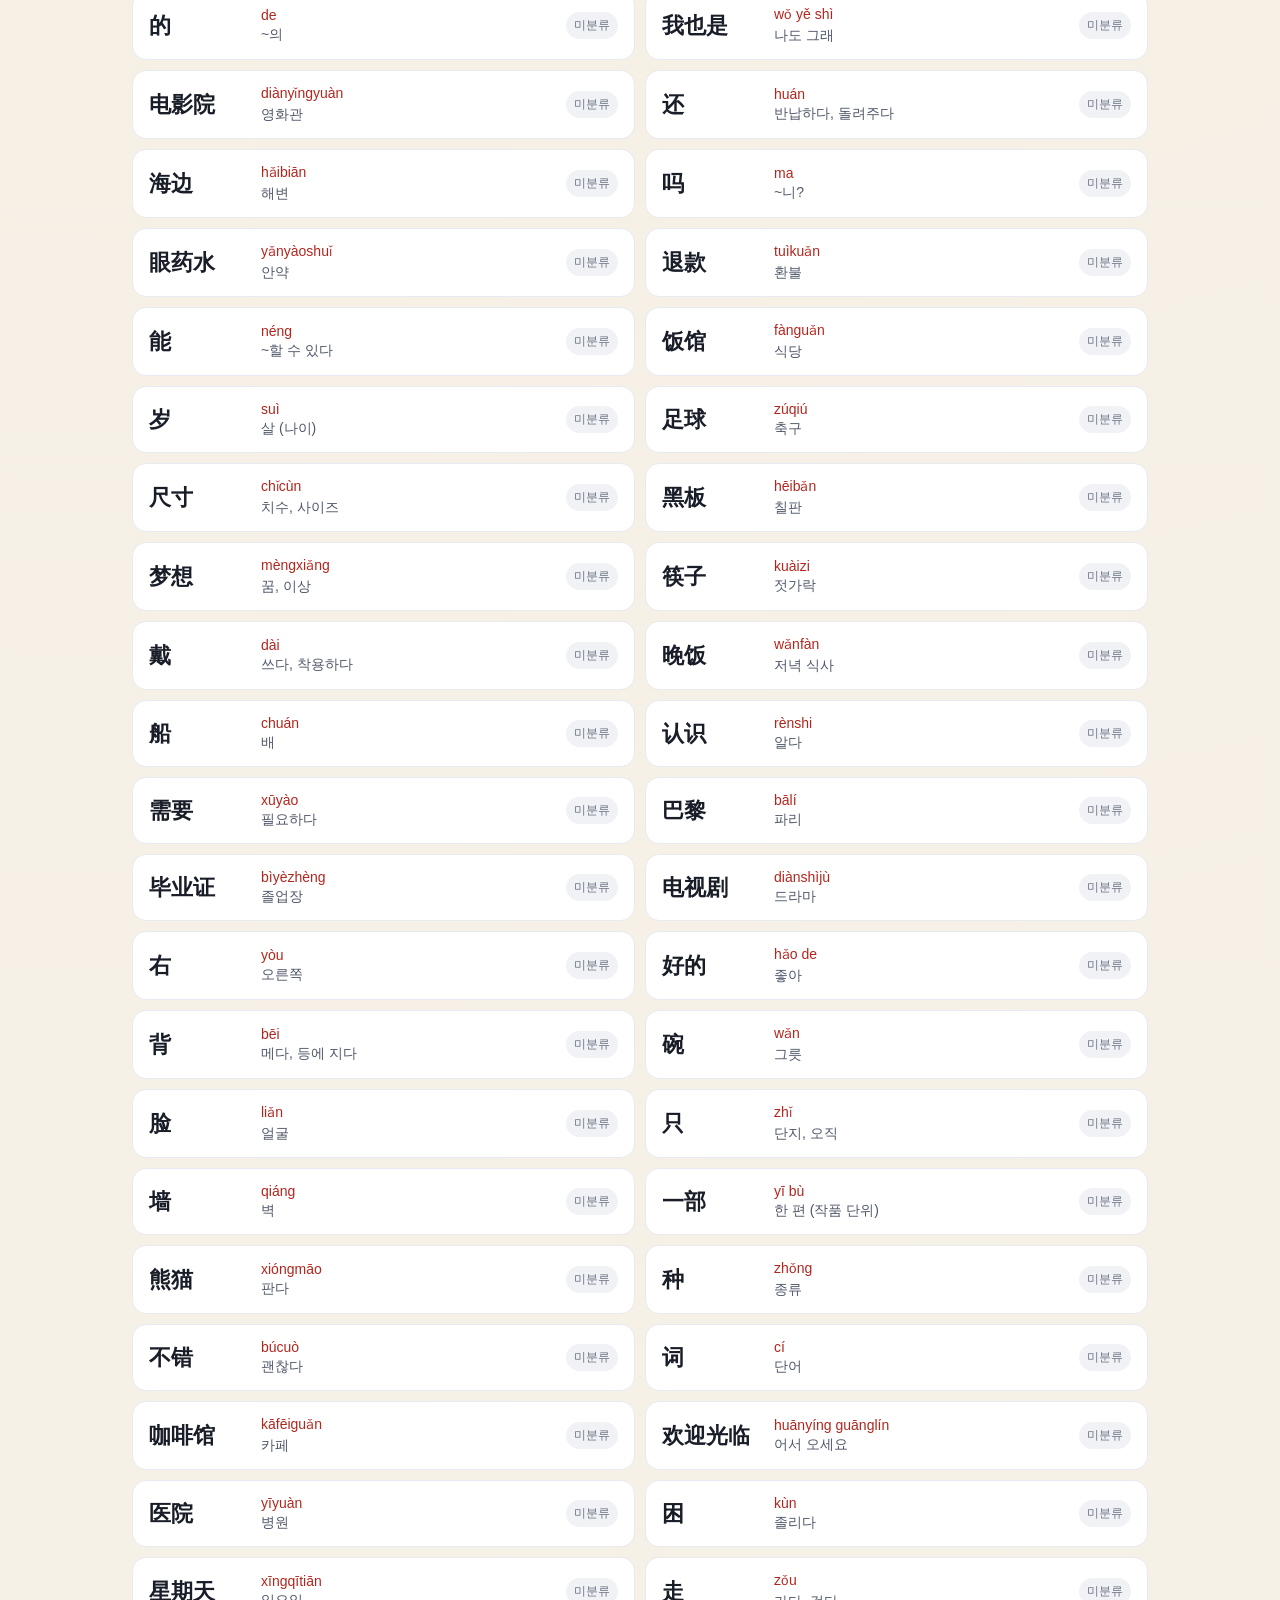
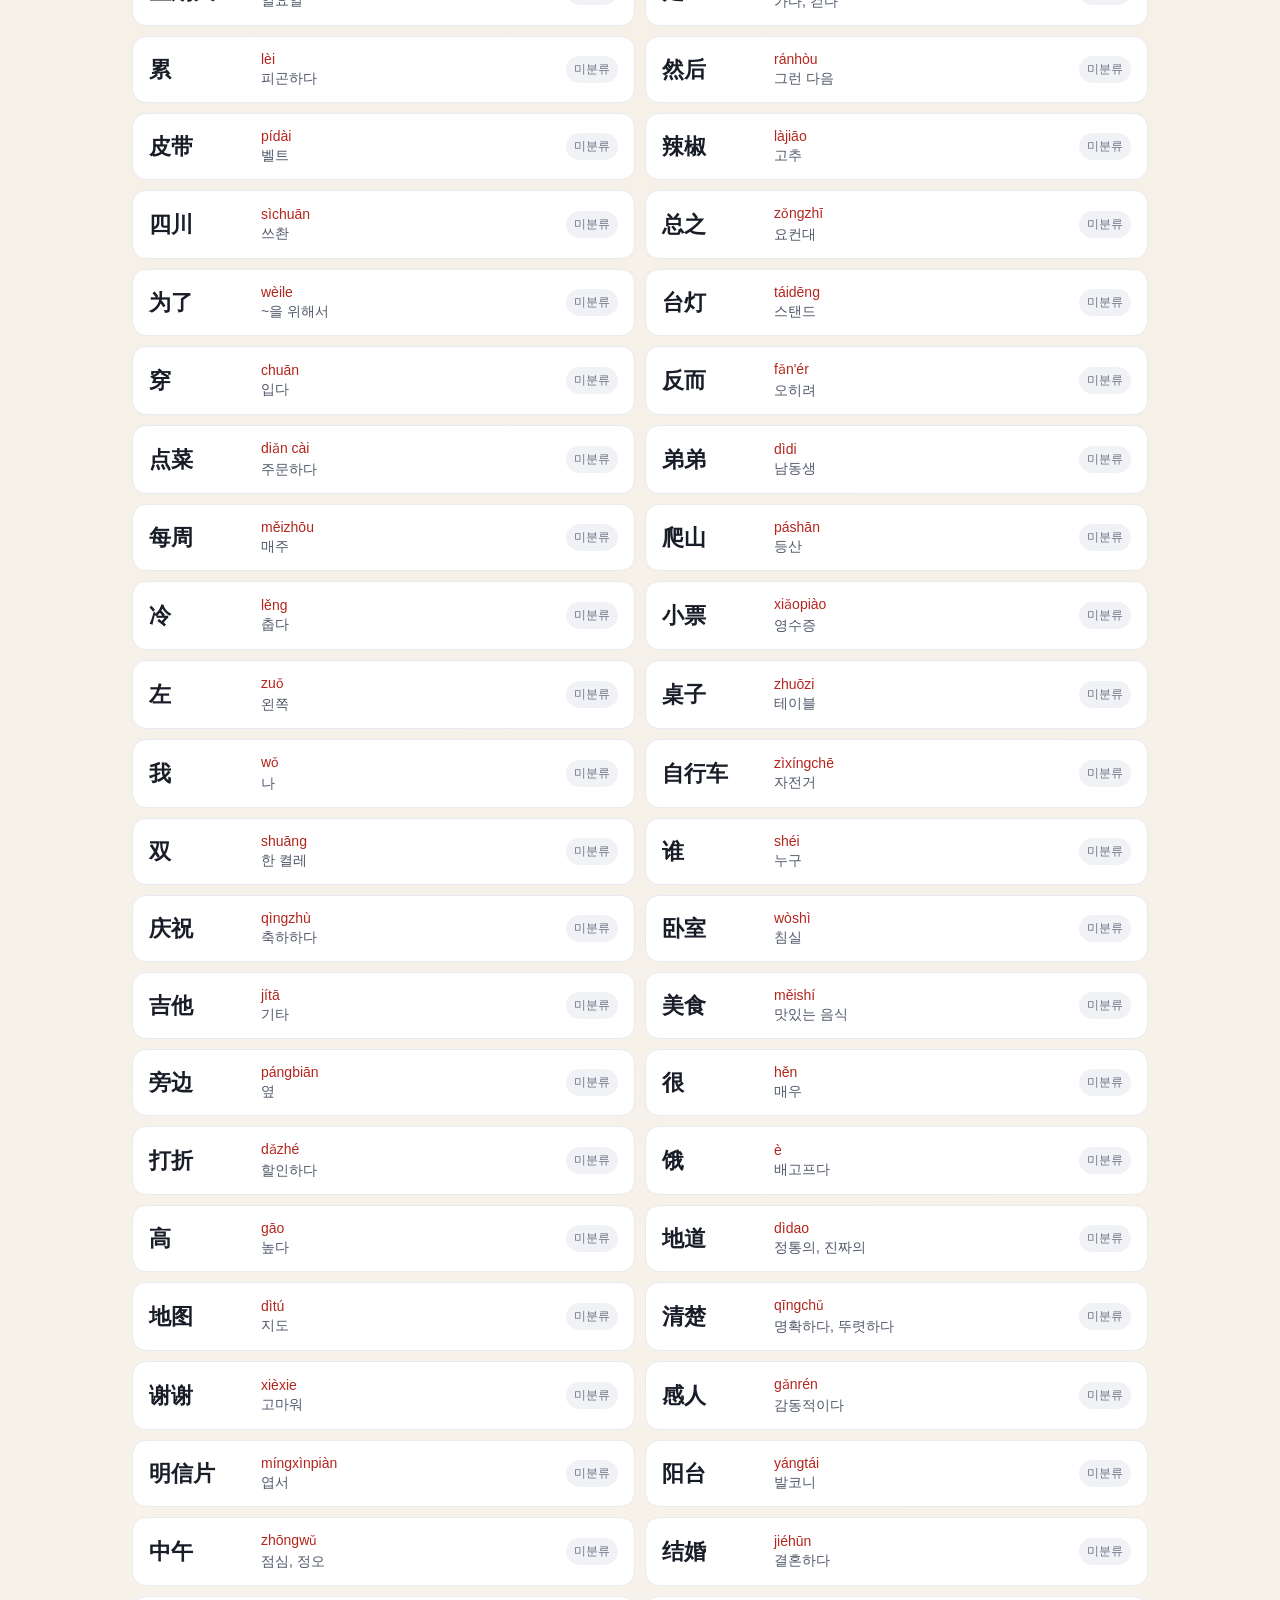
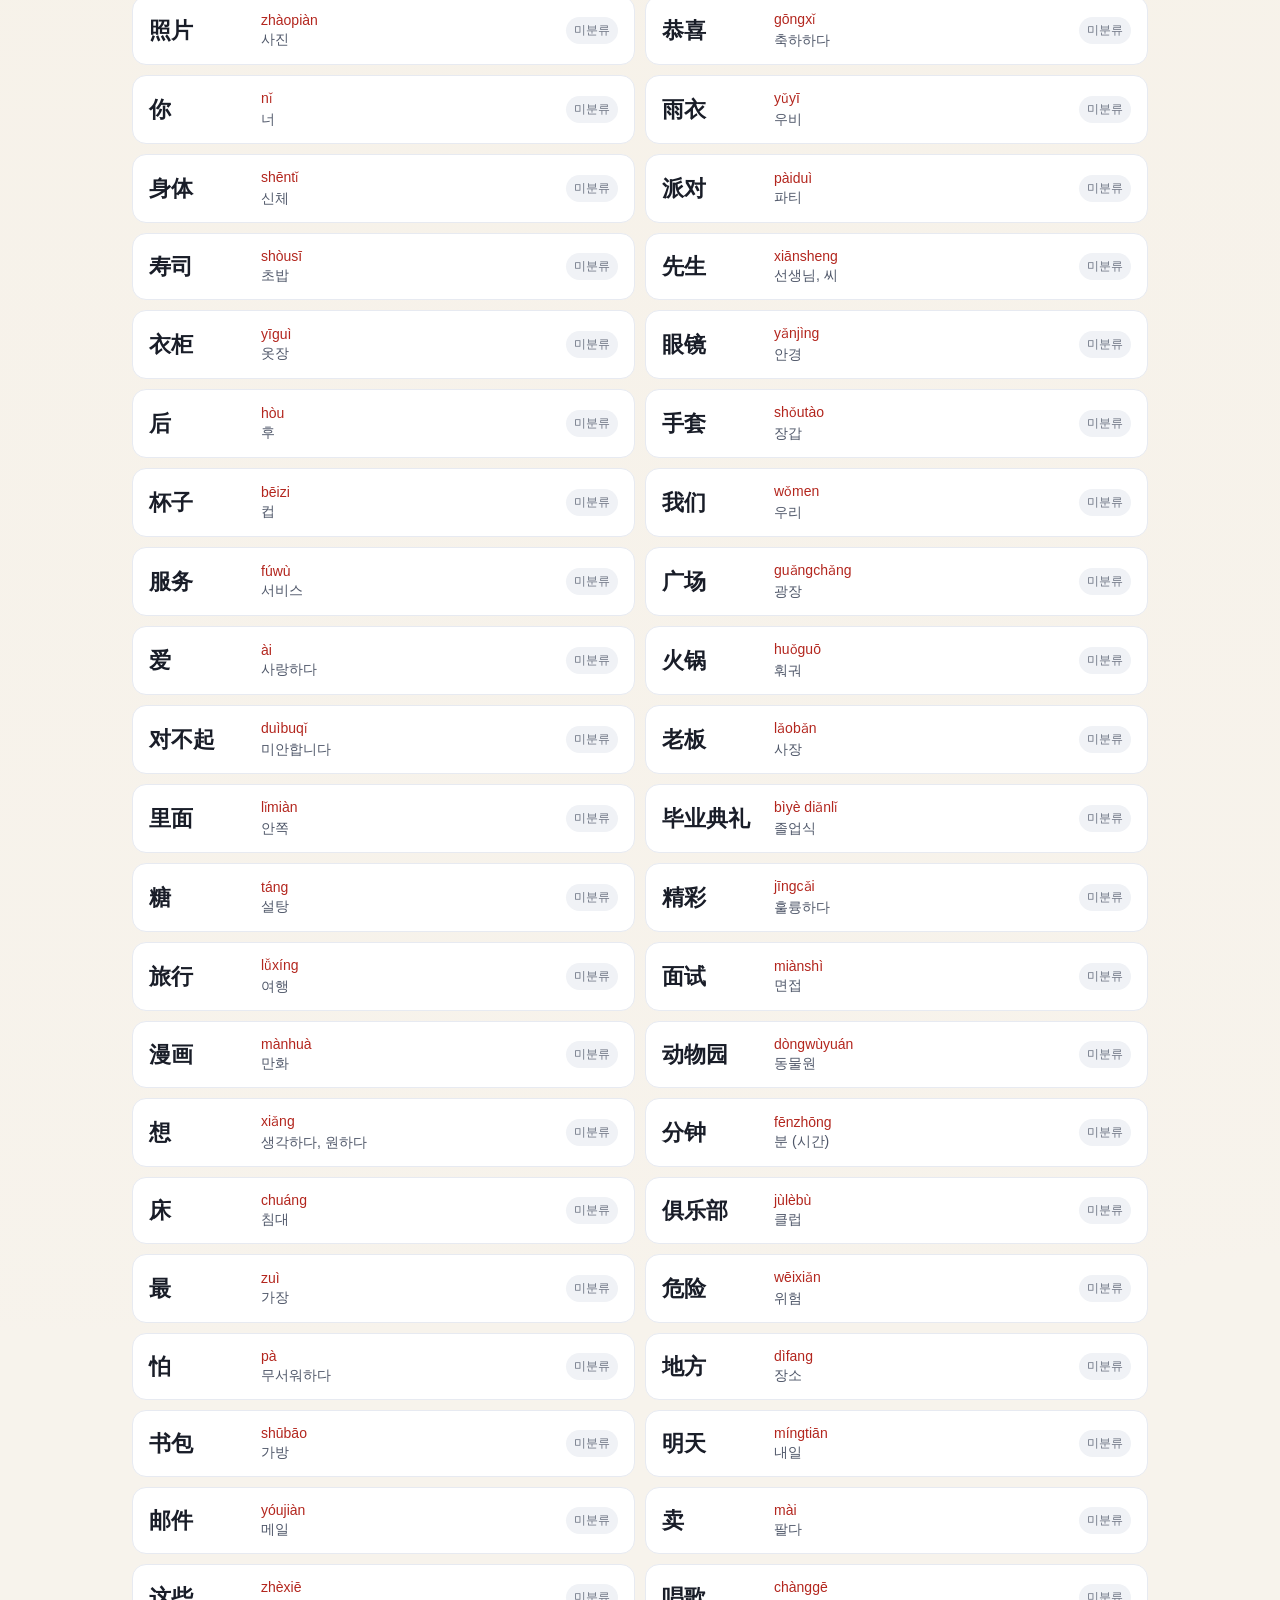
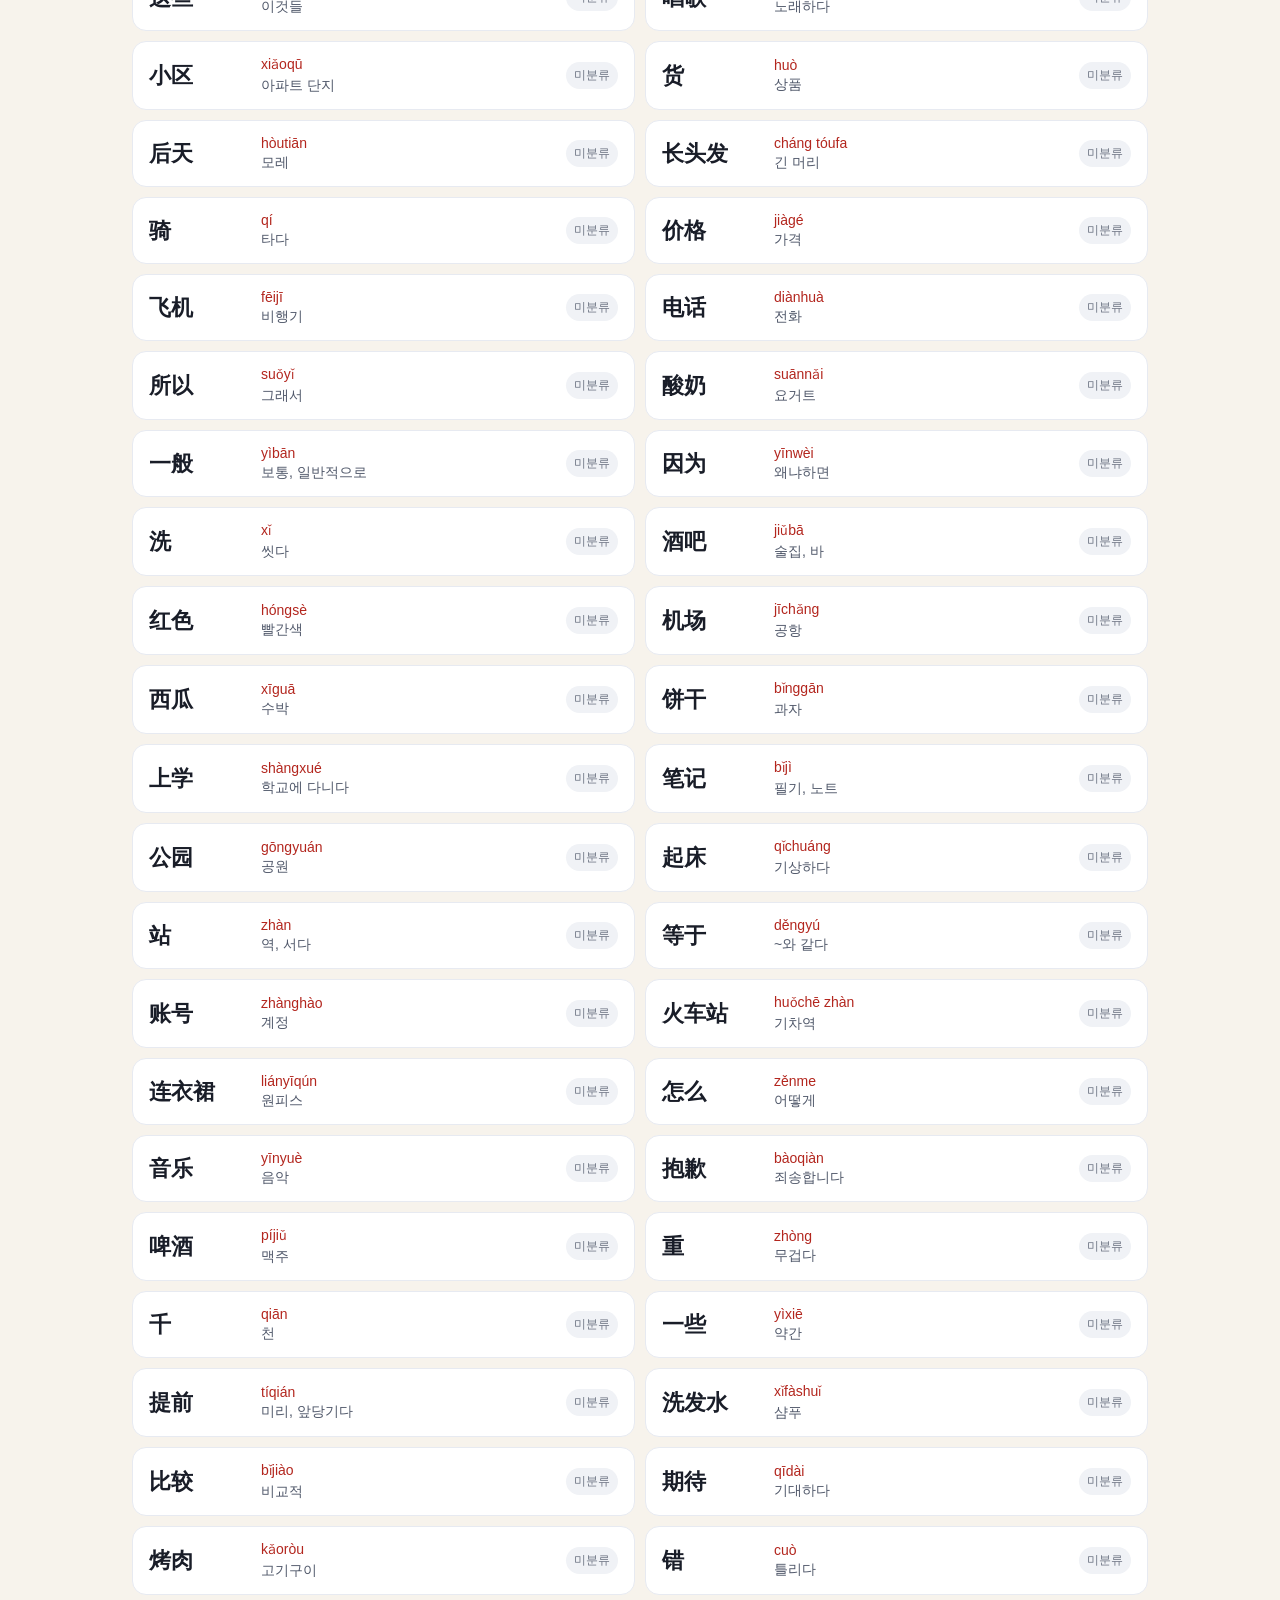
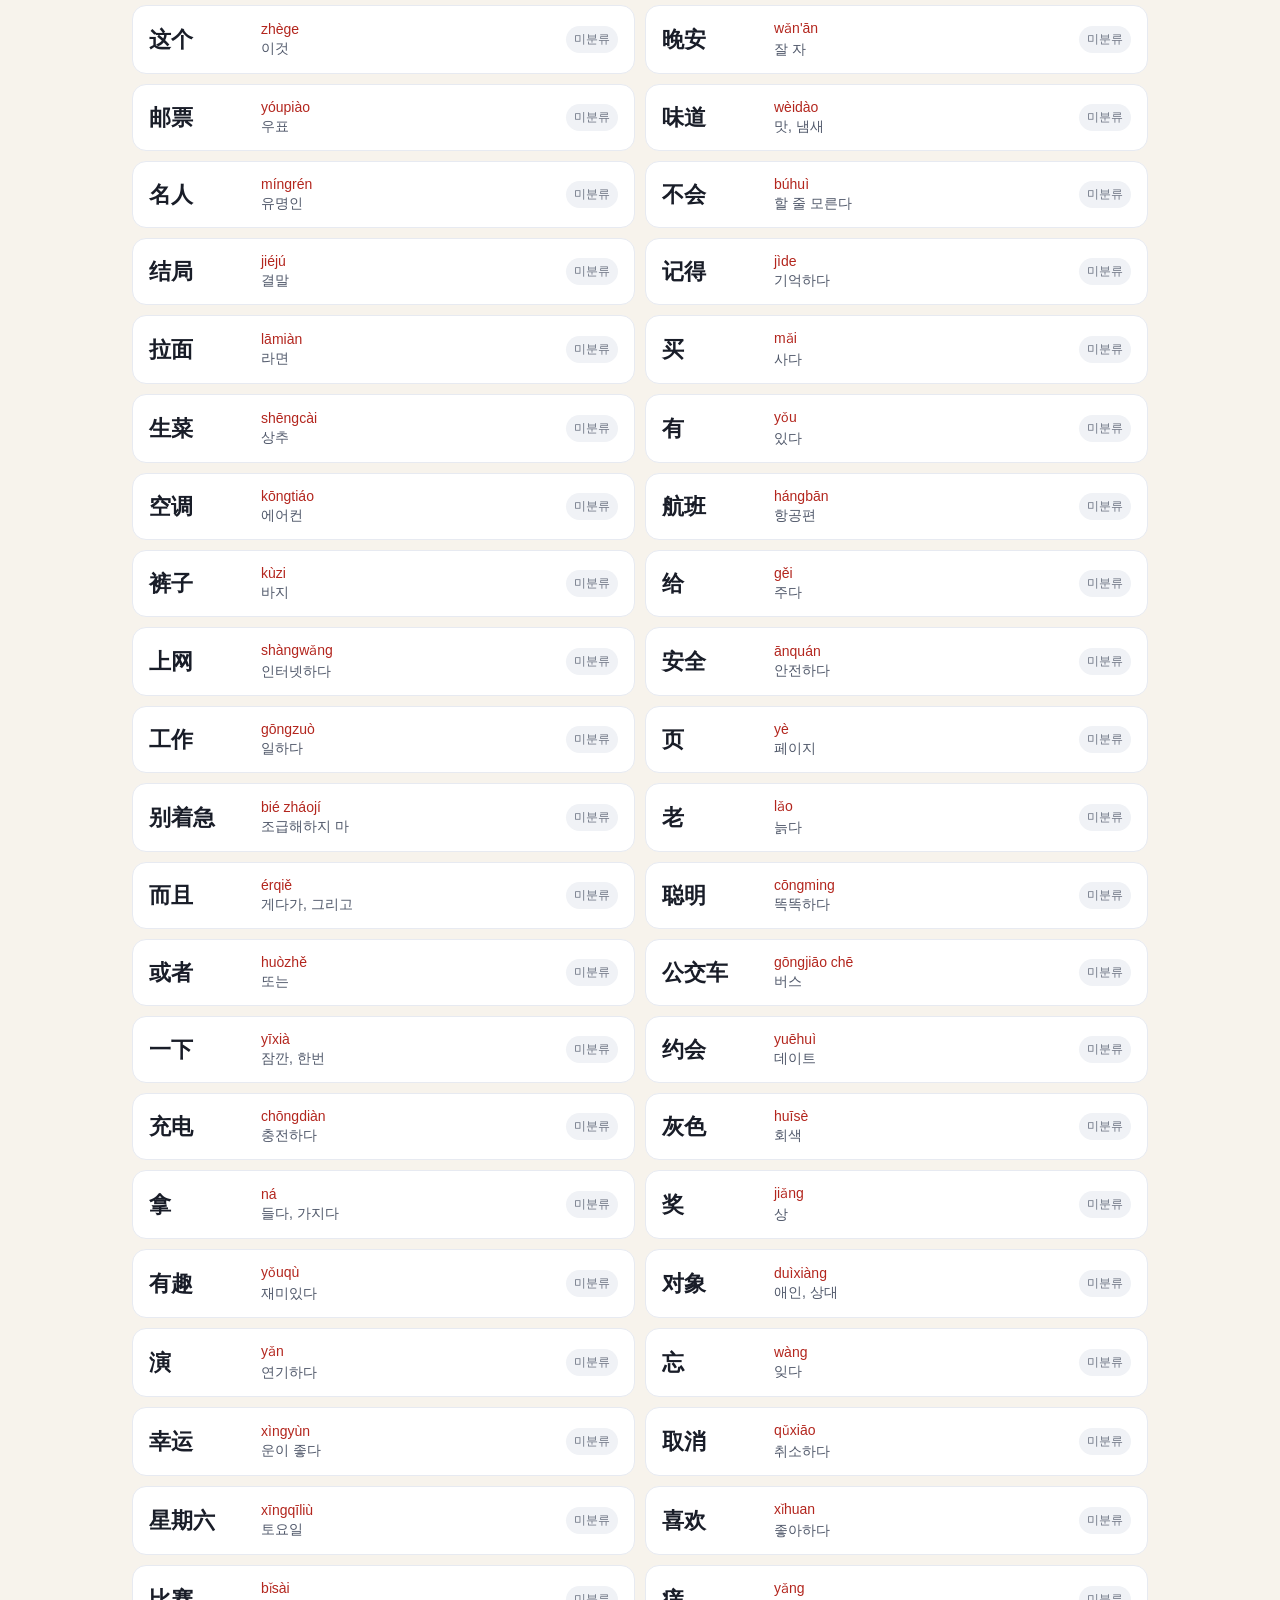
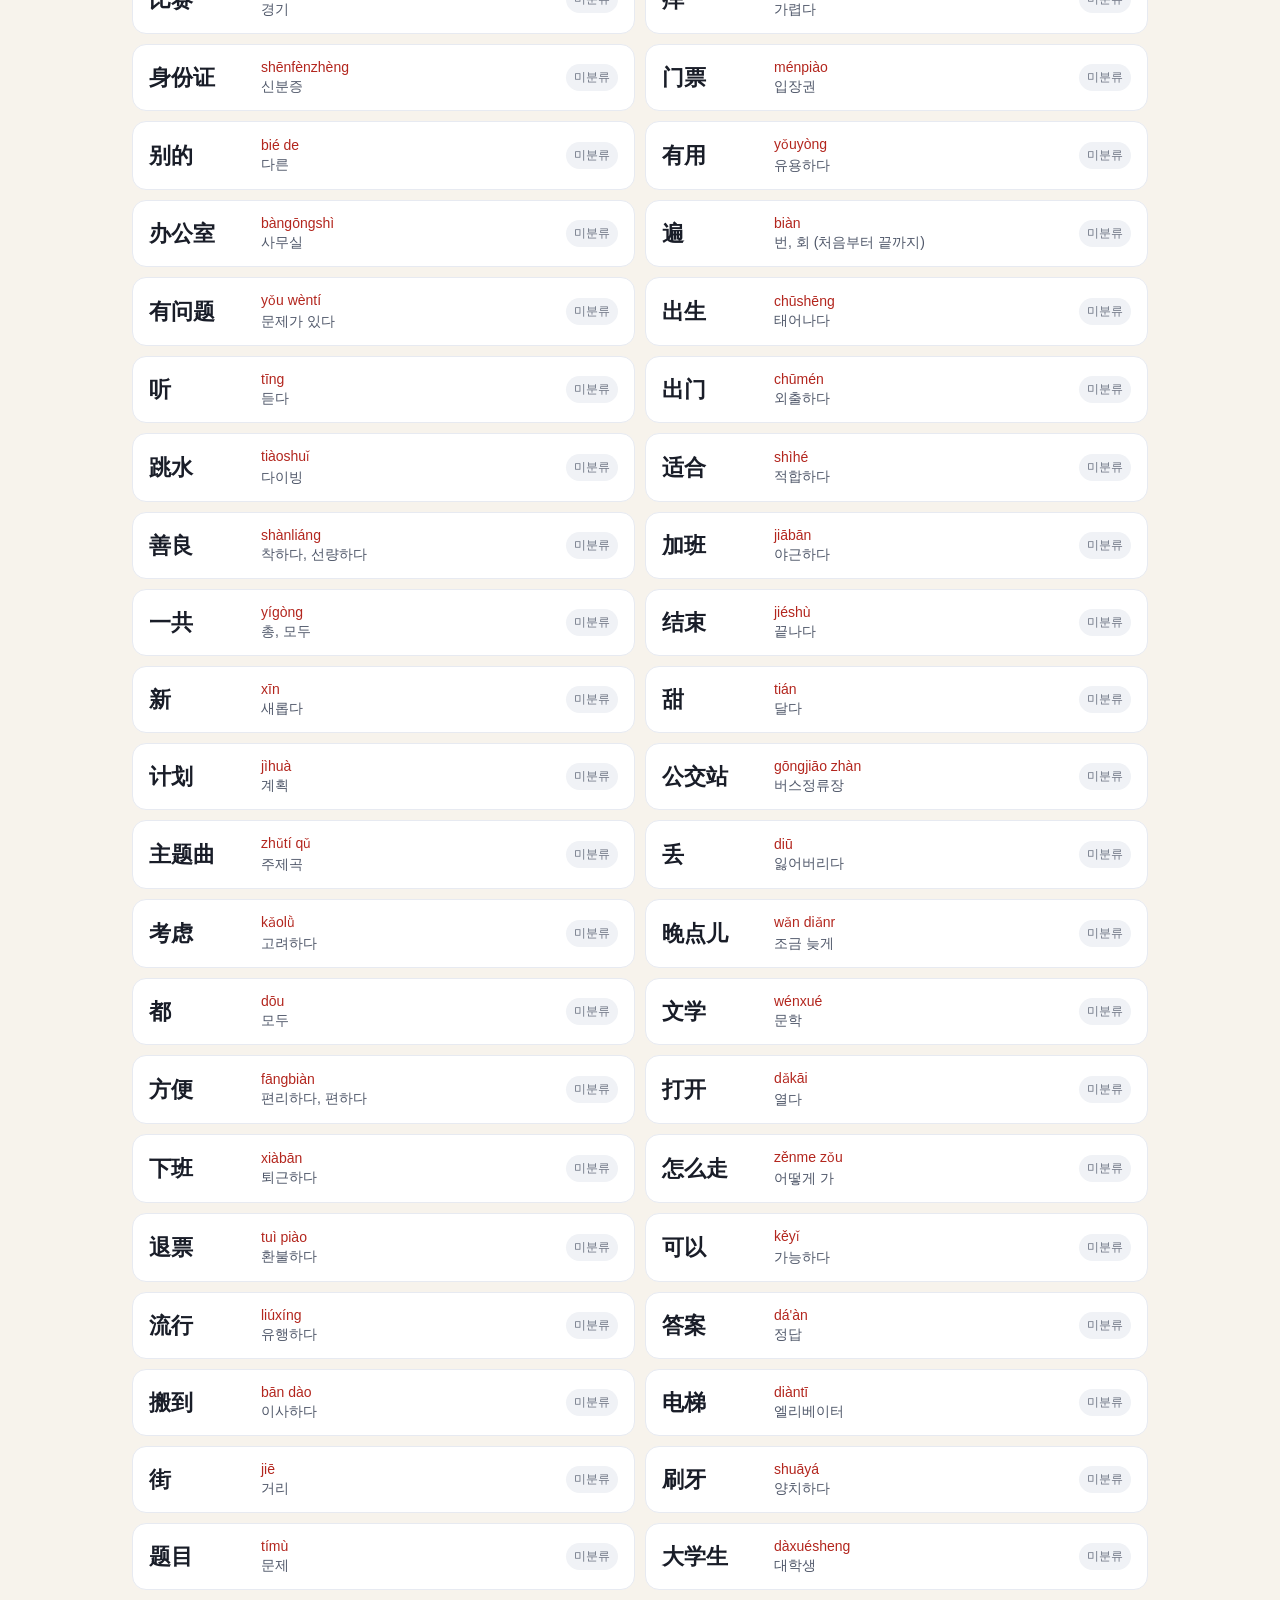
<file: words.html>
<!DOCTYPE html>
<html lang="ko">
<head><meta charset="UTF-8"><meta name="viewport" content="width=device-width,initial-scale=1">
<title>단어 공부 | 머호의 중국어 공부</title><style>

:root{
  --bg:#f7f8fc;
  --card:#ffffff;
  --text:#191d28;
  --muted:#737b8c;
  --border:#e7eaf1;
  --accent:#4568f2;
  --accent-soft:#eef2ff;
  --shadow:0 16px 45px rgba(34,45,85,.08);
}
*{box-sizing:border-box}
html{scroll-behavior:smooth}
body{
  margin:0;
  font-family:Inter,Pretendard,"Noto Sans KR","Apple SD Gothic Neo",Arial,sans-serif;
  background:var(--bg);
  color:var(--text);
}
a{text-decoration:none;color:inherit}
button,select,input{font:inherit}
button{cursor:pointer}
.shell{max-width:1060px;margin:0 auto;padding:34px 22px 70px}
.topnav{
  display:flex;align-items:center;justify-content:space-between;
  margin-bottom:34px;
}
.brand{
  font-size:18px;font-weight:900;letter-spacing:-.02em;
  display:flex;align-items:center;gap:10px;
}
.brand-mark{
  width:38px;height:38px;border-radius:12px;background:var(--accent);
  color:white;display:flex;align-items:center;justify-content:center;
  font-size:21px;font-weight:900;
}
.nav-home{
  border:1px solid var(--border);background:#fff;padding:10px 14px;border-radius:12px;
  font-weight:700;color:#4e5667;
}
.eyebrow{
  margin:0 0 10px;color:var(--accent);font-weight:900;font-size:12px;letter-spacing:.13em;
}
h1,h2,h3,p{word-break:keep-all}
.page-title{font-size:36px;margin:0 0 8px;letter-spacing:-.04em}
.page-sub{color:var(--muted);margin:0;line-height:1.65}

/* HOME */
.home-shell{min-height:100vh;display:flex;flex-direction:column}
.home-main{flex:1;display:flex;align-items:center}
.hero-wrap{width:100%}
.hero{
  position:relative;overflow:hidden;
  background:linear-gradient(135deg,#151a2d 0%,#25345e 62%,#4568f2 100%);
  color:#fff;border-radius:32px;padding:54px 52px;box-shadow:var(--shadow);
  margin-bottom:22px;
}
.hero:after{
  content:"学";position:absolute;right:38px;bottom:-70px;
  font-size:250px;font-family:serif;font-weight:800;opacity:.08;
}
.hero .eyebrow{color:#bfcaff}
.hero h1{font-size:48px;letter-spacing:-.05em;margin:0 0 16px;position:relative;z-index:1}
.hero p{margin:0;color:#d9def0;font-size:17px;line-height:1.7;position:relative;z-index:1}
.hero-stats{
  margin-top:28px;display:flex;gap:12px;flex-wrap:wrap;position:relative;z-index:1;
}
.stat-pill{
  background:rgba(255,255,255,.11);border:1px solid rgba(255,255,255,.15);
  border-radius:999px;padding:10px 15px;font-size:14px;
}
.stat-pill strong{font-size:16px;margin-right:4px}
.menu-grid{display:grid;grid-template-columns:repeat(3,1fr);gap:16px}
.home-card{
  background:#fff;border:1px solid var(--border);border-radius:24px;
  padding:26px;min-height:220px;display:flex;flex-direction:column;
  box-shadow:0 8px 28px rgba(34,45,85,.045);
  transition:.18s ease;
}
.home-card:hover{transform:translateY(-4px);box-shadow:0 16px 38px rgba(34,45,85,.09);border-color:#dbe1fa}
.card-icon{
  width:54px;height:54px;border-radius:16px;background:var(--accent-soft);
  color:var(--accent);display:flex;align-items:center;justify-content:center;
  font-size:27px;font-weight:900;margin-bottom:22px;
}
.home-card h2{font-size:22px;margin:0 0 9px;letter-spacing:-.03em}
.home-card p{font-size:14px;line-height:1.65;color:var(--muted);margin:0}
.card-foot{margin-top:auto;padding-top:20px;display:flex;align-items:center;justify-content:space-between;font-weight:800}
.card-foot span:last-child{font-size:21px;color:#9ba3b5}

/* STUDY */
.page-head{
  display:flex;justify-content:space-between;gap:18px;align-items:flex-start;margin-bottom:22px;
}
.ghost{border:1px solid var(--border);background:#fff;border-radius:12px;padding:10px 14px;color:#4d5566}
.stats{display:grid;grid-template-columns:repeat(4,1fr);gap:12px;margin-bottom:18px}
.stats div{background:#fff;border:1px solid var(--border);border-radius:17px;padding:18px;text-align:center}
.stats strong{display:block;font-size:25px}.stats span{font-size:13px;color:var(--muted)}
.study-panel{background:#fff;border:1px solid var(--border);border-radius:24px;padding:22px;box-shadow:var(--shadow)}
.topline{display:flex;justify-content:space-between;align-items:center;color:var(--muted);font-size:14px}
.controls{display:flex;gap:10px}
select{border:1px solid var(--border);background:#fff;border-radius:12px;padding:9px 12px;color:#4d5566}
.card{
  min-height:350px;margin:20px 0;background:linear-gradient(180deg,#fbfcff,#f5f7ff);
  border:1px solid #e5e9ff;border-radius:22px;padding:42px 20px;text-align:center;
  display:flex;flex-direction:column;align-items:center;justify-content:center;gap:16px
}
.hanzi{font-size:68px;font-weight:900;letter-spacing:.03em}
.pinyin{font-size:27px;color:var(--accent);font-weight:800}
.meaning{font-size:23px;font-weight:700}
.hidden{visibility:hidden}
.reveal{border:0;background:var(--accent-soft);color:var(--accent);border-radius:999px;padding:9px 15px;font-weight:800}
.voice-hint{font-size:12px;color:var(--muted);margin-top:-8px}
.rating{display:grid;grid-template-columns:repeat(3,1fr);gap:10px;margin-bottom:12px}
.rate{border:0;border-radius:14px;padding:14px;font-weight:900}
.unknown{background:#fff0f0;color:#c74242}.unsure{background:#fff7df;color:#9a6900}.known{background:#eaf8ef;color:#27814a}
.nav{display:grid;grid-template-columns:1fr 1fr;gap:10px}
.nav button{border:1px solid var(--border);background:#fff;border-radius:14px;padding:13px;font-weight:800}
.list-section,.wrong-section{margin-top:28px}
.list-header,.wrong-header{display:flex;justify-content:space-between;align-items:center;gap:16px;margin-bottom:13px}
.list-header h2,.wrong-header h2{margin:0}
.list-header input{width:300px;max-width:100%;border:1px solid var(--border);border-radius:12px;padding:11px 13px;background:#fff}
.word-list{display:grid;grid-template-columns:repeat(2,1fr);gap:10px}
.word-item{background:#fff;border:1px solid var(--border);border-radius:14px;padding:14px 16px;display:grid;grid-template-columns:100px 1fr auto;gap:12px;align-items:center}
.word-item .hz{font-size:22px;font-weight:900}.word-item .py{color:var(--accent);font-size:14px}.word-item .mn{color:#50586a;font-size:14px;margin-top:3px}
.badge{font-size:12px;padding:5px 8px;border-radius:999px;background:#f0f2f6;color:#6e7584}

/* WRONG */
.wrong-section{background:#fff;border:1px solid var(--border);border-radius:22px;padding:22px;box-shadow:var(--shadow)}
.wrong-header p{margin:5px 0 0;color:var(--muted);font-size:14px}
.wrong-count{background:#fff0f0;color:#c74242;border-radius:999px;padding:7px 11px;font-size:13px;font-weight:900}
.wrong-add{display:grid;grid-template-columns:1fr 1fr 1.2fr auto;gap:10px;margin-bottom:16px}
.wrong-add input{border:1px solid var(--border);border-radius:12px;padding:11px 12px;background:#fff;min-width:0}
.wrong-add button{border:0;background:var(--accent);color:#fff;border-radius:12px;padding:11px 14px;font-weight:900}
.wrong-list{display:grid;gap:10px}
.wrong-item{border:1px solid var(--border);border-radius:14px;padding:14px 16px;display:grid;grid-template-columns:110px 1fr auto;gap:12px;align-items:center}
.wrong-item .hz{font-size:24px;font-weight:900}.wrong-item .py{color:var(--accent);font-size:14px;font-weight:800}.wrong-item .mn{color:#50586a;font-size:14px;margin-top:3px}
.wrong-actions{display:flex;gap:8px;flex-wrap:wrap;justify-content:flex-end}
.wrong-actions button{border:1px solid var(--border);background:#fff;border-radius:10px;padding:8px 10px;font-size:13px;font-weight:800}
.wrong-actions .learned{background:#eaf8ef;color:#27814a;border-color:#d6efdf}
.wrong-actions .edit{background:#eef2ff;color:var(--accent);border-color:#dfe5ff}
.wrong-actions .delete{background:#fff0f0;color:#c74242;border-color:#f4dada}
.wrong-empty{text-align:center;color:var(--muted);padding:34px 12px;border:1px dashed var(--border);border-radius:14px}

/* SENTENCE */
.coming{
  background:#fff;border:1px solid var(--border);border-radius:26px;padding:70px 25px;text-align:center;box-shadow:var(--shadow)
}
.coming-icon{width:84px;height:84px;border-radius:24px;background:var(--accent-soft);color:var(--accent);display:flex;align-items:center;justify-content:center;font-size:42px;font-weight:900;margin:0 auto 18px}
.coming h2{font-size:25px;margin:0 0 10px}.coming p{margin:0;color:var(--muted);line-height:1.7}

@media(max-width:760px){
  .shell{padding:22px 14px 50px}
  .hero{padding:38px 26px;border-radius:26px}.hero h1{font-size:38px}
  .menu-grid{grid-template-columns:1fr}
  .home-card{min-height:170px}
  .stats{grid-template-columns:repeat(2,1fr)}
  .page-head{flex-direction:column}
  .topline{align-items:flex-start;flex-direction:column;gap:12px}
  .controls{width:100%}.controls>*{flex:1}
  .hanzi{font-size:54px}.card{min-height:320px}
  .word-list{grid-template-columns:1fr}.word-item{grid-template-columns:88px 1fr auto}
  .list-header{align-items:flex-start;flex-direction:column}.list-header input{width:100%}
  .wrong-add{grid-template-columns:1fr}
  .wrong-item{grid-template-columns:82px 1fr}.wrong-actions{grid-column:1/-1;justify-content:stretch}.wrong-actions button{flex:1}
}


.word-pos{margin-top:-5px;font-size:14px;color:var(--muted);font-weight:800}
.word-pos::before{content:"품사 · ";color:var(--accent)}


/* v30 shared Chinese-inspired accents */
:root{--accent:#b3261e;--accent-soft:#fff0ea}
body{
  background:
    radial-gradient(circle at 12% 7%,rgba(214,168,75,.08),transparent 23%),
    #f7f3ec !important;
}
.brand-mark{background:linear-gradient(145deg,#b3261e,#d74732)!important;box-shadow:0 6px 16px rgba(179,38,30,.22)}
.topnav .brand{color:#251d18!important}
.today-hero,.listen-hero,.sentence-hero,.word-hero{
  background:linear-gradient(125deg,#17191f 0%,#2c211a 52%,#861d16 100%)!important;
  border:1px solid rgba(214,168,75,.25);
}
.today-tab.active{
  background:#b3261e!important;
}
.today-option.correct,.listen-option.correct{background:#eaf8ef!important}
.today-progress,.progress-bar{background:#b3261e!important}
.quiz-type,.eyebrow{color:#b3261e}


/* ===== v47 stable floating home button ===== */
.meoho-home-button{
  position:fixed;
  top:18px;
  left:22px;
  z-index:30000;
  display:inline-flex;
  align-items:center;
  gap:9px;
  padding:7px 11px 7px 7px;
  border:1px solid #e4d3b7;
  border-radius:14px;
  background:rgba(255,251,244,.96);
  color:#2a201a !important;
  text-decoration:none !important;
  box-shadow:0 8px 22px rgba(86,48,25,.10);
  backdrop-filter:blur(10px);
  white-space:nowrap;
  cursor:pointer;
  transition:transform .15s ease, box-shadow .15s ease, border-color .15s ease;
}
.meoho-home-button:hover{
  transform:translateY(-1px);
  border-color:#c99958;
  box-shadow:0 11px 26px rgba(86,48,25,.14);
}
.meoho-home-button:active{transform:scale(.98)}
.meoho-home-mark{
  width:34px;height:34px;flex:0 0 34px;
  display:flex;align-items:center;justify-content:center;
  border-radius:10px;
  background:linear-gradient(145deg,#b3261e,#d74732);
  border:1px solid rgba(239,201,121,.5);
  color:#fff4d4;
  font-family:"KaiTi","STKaiti","SimSun",serif;
  font-size:20px;font-weight:900;
}
.meoho-home-text{
  color:#2a201a;
  font-size:14px;
  line-height:1;
  font-weight:900;
  letter-spacing:-.025em;
}
/* Keep old header markup intact but hide its old brand, preventing DOM damage. */
.topnav .brand{visibility:hidden!important}
@media(max-width:620px){
  .meoho-home-button{top:10px;left:10px;padding:6px 9px 6px 6px;gap:7px}
  .meoho-home-mark{width:30px;height:30px;flex-basis:30px;font-size:18px}
  .meoho-home-text{font-size:12px}
}

</style><link rel="icon" href='data:image/svg+xml,<svg xmlns="http://www.w3.org/2000/svg" viewBox="0 0 64 64"><rect width="64" height="64" rx="16" fill="%234568f2"/><text x="32" y="43" text-anchor="middle" font-size="38" font-weight="700" fill="white">中</text></svg>'>
</head>
<body>

<a id="meohoHomeButton" class="meoho-home-button" href="index.html" aria-label="머호의 중국어 공부 홈으로 이동">
  <span class="meoho-home-mark">中</span>
  <span class="meoho-home-text">머호의 중국어 공부</span>
</a>

<main class="shell">
<nav class="topnav"><a class="brand" href="index.html"><div class="brand-mark">中</div>머호의 중국어 공부</a><a class="nav-home" href="index.html">← 홈</a></nav>
<div class="page-head">
  <div><p class="eyebrow">VOCABULARY</p><h1 class="page-title">단어 공부</h1><p class="page-sub">한자를 보고 병음과 뜻을 떠올려보세요. 병음 보기에서는 발음도 함께 들을 수 있어요.</p></div>
  <button id="resetBtn" class="ghost">학습기록 초기화</button>
</div>
<section class="stats">
  <div><strong id="totalCount">0</strong><span>전체</span></div>
  <div><strong id="knownCount">0</strong><span>외움</span></div>
  <div><strong id="unsureCount">0</strong><span>애매함</span></div>
  <div><strong id="unknownCount">0</strong><span>모름</span></div>
</section>
<section class="study-panel">
  <div class="topline"><span id="progress">1 / 1</span><div class="controls"><button id="shuffleBtn" class="ghost">랜덤 섞기</button><select id="filterSelect"><option value="all">전체 단어</option><option value="unknown">모름만</option><option value="unsure">애매함만</option><option value="known">외운 단어만</option></select></div></div>
  <article class="card"><div class="hanzi" id="hanzi"></div><button class="reveal" id="showPinyinBtn">병음 보기 🔊</button><div class="pinyin hidden" id="pinyin"></div><div class="voice-hint">병음 보기를 누르면 중국어 발음이 재생됩니다.</div><button class="reveal" id="showMeaningBtn">뜻 보기</button><div class="meaning hidden" id="meaning"></div><div class="word-pos hidden" id="wordPos"></div></article>
  <div class="rating"><button data-status="unknown" class="rate unknown">모름</button><button data-status="unsure" class="rate unsure">애매함</button><button data-status="known" class="rate known">외움</button></div>
  <div class="nav"><button id="prevBtn">← 이전</button><button id="nextBtn">다음 →</button></div>
</section>
<section class="list-section"><div class="list-header"><h2>단어 목록</h2><input id="searchInput" placeholder="한자 / 병음 / 뜻 검색"></div><div id="wordList" class="word-list"></div></section>
</main>
<script src="data.js?v=27"></script><script src="review-store.js?v=27"></script><script src="study.js?v=60"></script>

<script>
document.addEventListener("DOMContentLoaded",()=>{
  const btn=document.getElementById("meohoHomeButton");
  if(!btn)return;
  btn.addEventListener("click",()=>{
    try{sessionStorage.setItem("meohoIntroSeenV1","1")}catch(err){}
  });
});
</script>

</body></html>
</file>
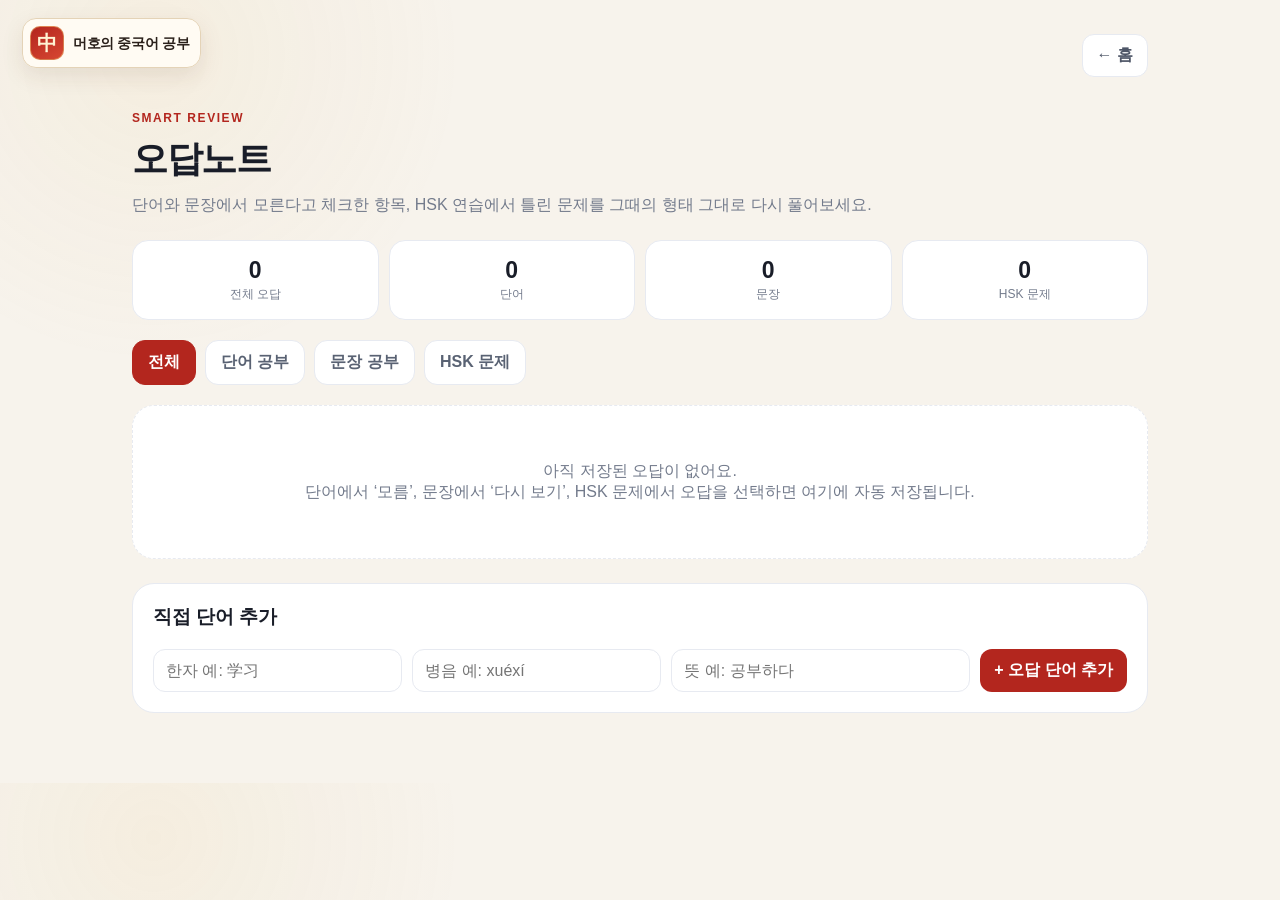
<file: wrong.html>
<!DOCTYPE html>
<html lang="ko">
<head><meta charset="UTF-8"><meta name="viewport" content="width=device-width,initial-scale=1">
<title>오답노트 | 머호의 중국어 공부</title><style>

:root{
  --bg:#f7f8fc;
  --card:#ffffff;
  --text:#191d28;
  --muted:#737b8c;
  --border:#e7eaf1;
  --accent:#4568f2;
  --accent-soft:#eef2ff;
  --shadow:0 16px 45px rgba(34,45,85,.08);
}
*{box-sizing:border-box}
html{scroll-behavior:smooth}
body{
  margin:0;
  font-family:Inter,Pretendard,"Noto Sans KR","Apple SD Gothic Neo",Arial,sans-serif;
  background:var(--bg);
  color:var(--text);
}
a{text-decoration:none;color:inherit}
button,select,input{font:inherit}
button{cursor:pointer}
.shell{max-width:1060px;margin:0 auto;padding:34px 22px 70px}
.topnav{
  display:flex;align-items:center;justify-content:space-between;
  margin-bottom:34px;
}
.brand{
  font-size:18px;font-weight:900;letter-spacing:-.02em;
  display:flex;align-items:center;gap:10px;
}
.brand-mark{
  width:38px;height:38px;border-radius:12px;background:var(--accent);
  color:white;display:flex;align-items:center;justify-content:center;
  font-size:21px;font-weight:900;
}
.nav-home{
  border:1px solid var(--border);background:#fff;padding:10px 14px;border-radius:12px;
  font-weight:700;color:#4e5667;
}
.eyebrow{
  margin:0 0 10px;color:var(--accent);font-weight:900;font-size:12px;letter-spacing:.13em;
}
h1,h2,h3,p{word-break:keep-all}
.page-title{font-size:36px;margin:0 0 8px;letter-spacing:-.04em}
.page-sub{color:var(--muted);margin:0;line-height:1.65}

/* HOME */
.home-shell{min-height:100vh;display:flex;flex-direction:column}
.home-main{flex:1;display:flex;align-items:center}
.hero-wrap{width:100%}
.hero{
  position:relative;overflow:hidden;
  background:linear-gradient(135deg,#151a2d 0%,#25345e 62%,#4568f2 100%);
  color:#fff;border-radius:32px;padding:54px 52px;box-shadow:var(--shadow);
  margin-bottom:22px;
}
.hero:after{
  content:"学";position:absolute;right:38px;bottom:-70px;
  font-size:250px;font-family:serif;font-weight:800;opacity:.08;
}
.hero .eyebrow{color:#bfcaff}
.hero h1{font-size:48px;letter-spacing:-.05em;margin:0 0 16px;position:relative;z-index:1}
.hero p{margin:0;color:#d9def0;font-size:17px;line-height:1.7;position:relative;z-index:1}
.hero-stats{
  margin-top:28px;display:flex;gap:12px;flex-wrap:wrap;position:relative;z-index:1;
}
.stat-pill{
  background:rgba(255,255,255,.11);border:1px solid rgba(255,255,255,.15);
  border-radius:999px;padding:10px 15px;font-size:14px;
}
.stat-pill strong{font-size:16px;margin-right:4px}
.menu-grid{display:grid;grid-template-columns:repeat(3,1fr);gap:16px}
.home-card{
  background:#fff;border:1px solid var(--border);border-radius:24px;
  padding:26px;min-height:220px;display:flex;flex-direction:column;
  box-shadow:0 8px 28px rgba(34,45,85,.045);
  transition:.18s ease;
}
.home-card:hover{transform:translateY(-4px);box-shadow:0 16px 38px rgba(34,45,85,.09);border-color:#dbe1fa}
.card-icon{
  width:54px;height:54px;border-radius:16px;background:var(--accent-soft);
  color:var(--accent);display:flex;align-items:center;justify-content:center;
  font-size:27px;font-weight:900;margin-bottom:22px;
}
.home-card h2{font-size:22px;margin:0 0 9px;letter-spacing:-.03em}
.home-card p{font-size:14px;line-height:1.65;color:var(--muted);margin:0}
.card-foot{margin-top:auto;padding-top:20px;display:flex;align-items:center;justify-content:space-between;font-weight:800}
.card-foot span:last-child{font-size:21px;color:#9ba3b5}

/* STUDY */
.page-head{
  display:flex;justify-content:space-between;gap:18px;align-items:flex-start;margin-bottom:22px;
}
.ghost{border:1px solid var(--border);background:#fff;border-radius:12px;padding:10px 14px;color:#4d5566}
.stats{display:grid;grid-template-columns:repeat(4,1fr);gap:12px;margin-bottom:18px}
.stats div{background:#fff;border:1px solid var(--border);border-radius:17px;padding:18px;text-align:center}
.stats strong{display:block;font-size:25px}.stats span{font-size:13px;color:var(--muted)}
.study-panel{background:#fff;border:1px solid var(--border);border-radius:24px;padding:22px;box-shadow:var(--shadow)}
.topline{display:flex;justify-content:space-between;align-items:center;color:var(--muted);font-size:14px}
.controls{display:flex;gap:10px}
select{border:1px solid var(--border);background:#fff;border-radius:12px;padding:9px 12px;color:#4d5566}
.card{
  min-height:350px;margin:20px 0;background:linear-gradient(180deg,#fbfcff,#f5f7ff);
  border:1px solid #e5e9ff;border-radius:22px;padding:42px 20px;text-align:center;
  display:flex;flex-direction:column;align-items:center;justify-content:center;gap:16px
}
.hanzi{font-size:68px;font-weight:900;letter-spacing:.03em}
.pinyin{font-size:27px;color:var(--accent);font-weight:800}
.meaning{font-size:23px;font-weight:700}
.hidden{visibility:hidden}
.reveal{border:0;background:var(--accent-soft);color:var(--accent);border-radius:999px;padding:9px 15px;font-weight:800}
.voice-hint{font-size:12px;color:var(--muted);margin-top:-8px}
.rating{display:grid;grid-template-columns:repeat(3,1fr);gap:10px;margin-bottom:12px}
.rate{border:0;border-radius:14px;padding:14px;font-weight:900}
.unknown{background:#fff0f0;color:#c74242}.unsure{background:#fff7df;color:#9a6900}.known{background:#eaf8ef;color:#27814a}
.nav{display:grid;grid-template-columns:1fr 1fr;gap:10px}
.nav button{border:1px solid var(--border);background:#fff;border-radius:14px;padding:13px;font-weight:800}
.list-section,.wrong-section{margin-top:28px}
.list-header,.wrong-header{display:flex;justify-content:space-between;align-items:center;gap:16px;margin-bottom:13px}
.list-header h2,.wrong-header h2{margin:0}
.list-header input{width:300px;max-width:100%;border:1px solid var(--border);border-radius:12px;padding:11px 13px;background:#fff}
.word-list{display:grid;grid-template-columns:repeat(2,1fr);gap:10px}
.word-item{background:#fff;border:1px solid var(--border);border-radius:14px;padding:14px 16px;display:grid;grid-template-columns:100px 1fr auto;gap:12px;align-items:center}
.word-item .hz{font-size:22px;font-weight:900}.word-item .py{color:var(--accent);font-size:14px}.word-item .mn{color:#50586a;font-size:14px;margin-top:3px}
.badge{font-size:12px;padding:5px 8px;border-radius:999px;background:#f0f2f6;color:#6e7584}

/* WRONG */
.wrong-section{background:#fff;border:1px solid var(--border);border-radius:22px;padding:22px;box-shadow:var(--shadow)}
.wrong-header p{margin:5px 0 0;color:var(--muted);font-size:14px}
.wrong-count{background:#fff0f0;color:#c74242;border-radius:999px;padding:7px 11px;font-size:13px;font-weight:900}
.wrong-add{display:grid;grid-template-columns:1fr 1fr 1.2fr auto;gap:10px;margin-bottom:16px}
.wrong-add input{border:1px solid var(--border);border-radius:12px;padding:11px 12px;background:#fff;min-width:0}
.wrong-add button{border:0;background:var(--accent);color:#fff;border-radius:12px;padding:11px 14px;font-weight:900}
.wrong-list{display:grid;gap:10px}
.wrong-item{border:1px solid var(--border);border-radius:14px;padding:14px 16px;display:grid;grid-template-columns:110px 1fr auto;gap:12px;align-items:center}
.wrong-item .hz{font-size:24px;font-weight:900}.wrong-item .py{color:var(--accent);font-size:14px;font-weight:800}.wrong-item .mn{color:#50586a;font-size:14px;margin-top:3px}
.wrong-actions{display:flex;gap:8px;flex-wrap:wrap;justify-content:flex-end}
.wrong-actions button{border:1px solid var(--border);background:#fff;border-radius:10px;padding:8px 10px;font-size:13px;font-weight:800}
.wrong-actions .learned{background:#eaf8ef;color:#27814a;border-color:#d6efdf}
.wrong-actions .edit{background:#eef2ff;color:var(--accent);border-color:#dfe5ff}
.wrong-actions .delete{background:#fff0f0;color:#c74242;border-color:#f4dada}
.wrong-empty{text-align:center;color:var(--muted);padding:34px 12px;border:1px dashed var(--border);border-radius:14px}

/* SENTENCE */
.coming{
  background:#fff;border:1px solid var(--border);border-radius:26px;padding:70px 25px;text-align:center;box-shadow:var(--shadow)
}
.coming-icon{width:84px;height:84px;border-radius:24px;background:var(--accent-soft);color:var(--accent);display:flex;align-items:center;justify-content:center;font-size:42px;font-weight:900;margin:0 auto 18px}
.coming h2{font-size:25px;margin:0 0 10px}.coming p{margin:0;color:var(--muted);line-height:1.7}

@media(max-width:760px){
  .shell{padding:22px 14px 50px}
  .hero{padding:38px 26px;border-radius:26px}.hero h1{font-size:38px}
  .menu-grid{grid-template-columns:1fr}
  .home-card{min-height:170px}
  .stats{grid-template-columns:repeat(2,1fr)}
  .page-head{flex-direction:column}
  .topline{align-items:flex-start;flex-direction:column;gap:12px}
  .controls{width:100%}.controls>*{flex:1}
  .hanzi{font-size:54px}.card{min-height:320px}
  .word-list{grid-template-columns:1fr}.word-item{grid-template-columns:88px 1fr auto}
  .list-header{align-items:flex-start;flex-direction:column}.list-header input{width:100%}
  .wrong-add{grid-template-columns:1fr}
  .wrong-item{grid-template-columns:82px 1fr}.wrong-actions{grid-column:1/-1;justify-content:stretch}.wrong-actions button{flex:1}
}


.sentence-tabs{display:flex;gap:10px;margin:22px 0}
.sentence-tab{border:1px solid var(--border);background:#fff;border-radius:14px;padding:12px 18px;font-weight:900;color:#5b6475}
.sentence-tab.active{background:var(--accent);color:white;border-color:var(--accent)}
.sentence-toolbar{display:flex;justify-content:space-between;gap:12px;align-items:center;margin-bottom:14px;flex-wrap:wrap}
.sentence-toolbar .group{display:flex;gap:9px;flex-wrap:wrap}
.sentence-card{background:#fff;border:1px solid var(--border);border-radius:26px;padding:28px;box-shadow:var(--shadow)}
.sentence-meta{display:flex;justify-content:space-between;align-items:center;gap:10px;color:var(--muted);font-size:13px;margin-bottom:24px}
.sentence-badges{display:flex;gap:7px;flex-wrap:wrap}
.sbadge{padding:6px 9px;border-radius:999px;background:#f0f2f6;font-weight:800}
.sentence-cn{font-size:34px;font-weight:900;line-height:1.55;letter-spacing:.01em;text-align:center;margin:34px 0 20px}
.sentence-pinyin{font-size:20px;line-height:1.7;color:var(--accent);font-weight:800;text-align:center;margin:14px 0}
.sentence-meaning{font-size:20px;line-height:1.65;text-align:center;font-weight:700;margin:14px 0}
.sentence-actions{display:flex;justify-content:center;gap:10px;flex-wrap:wrap;margin-top:22px}
.sentence-actions button{border:0;background:var(--accent-soft);color:var(--accent);border-radius:999px;padding:10px 16px;font-weight:900}
.focus-box{margin-top:24px;border-top:1px solid var(--border);padding-top:18px;display:flex;gap:10px;align-items:center;justify-content:center;flex-wrap:wrap}
.focus-box span{font-size:13px;color:var(--muted)}
.focus-word{background:#fff7df;color:#8f6300;padding:7px 11px;border-radius:999px;font-weight:900}
.sentence-rate{display:grid;grid-template-columns:1fr 1fr;gap:10px;margin-top:18px}
.sentence-rate button{border:0;border-radius:14px;padding:13px;font-weight:900}
.snav{display:grid;grid-template-columns:1fr 1fr;gap:10px;margin-top:10px}
.snav button{border:1px solid var(--border);background:#fff;border-radius:14px;padding:13px;font-weight:900}
.progress-track{height:8px;background:#edf0f5;border-radius:999px;overflow:hidden;margin:15px 0 24px}
.progress-bar{height:100%;background:var(--accent);width:0}
.quiz-panel{background:#fff;border:1px solid var(--border);border-radius:26px;padding:28px;box-shadow:var(--shadow)}
.quiz-head{display:flex;justify-content:space-between;gap:12px;align-items:center;margin-bottom:18px}
.quiz-type{font-size:13px;font-weight:900;color:var(--accent);background:var(--accent-soft);padding:7px 10px;border-radius:999px}
.quiz-question{font-size:27px;font-weight:900;line-height:1.55;margin:28px 0;text-align:center}
.quiz-sub{color:var(--muted);text-align:center;margin-top:-14px;margin-bottom:24px}
.options{display:grid;grid-template-columns:1fr 1fr;gap:10px}
.option{border:1px solid var(--border);background:#fff;border-radius:15px;padding:15px;text-align:left;font-weight:800;line-height:1.45}
.option:hover{border-color:#cfd7ff;background:#fafbff}
.option.correct{background:#eaf8ef;border-color:#c9e8d5;color:#247343}
.option.wrong{background:#fff0f0;border-color:#efd1d1;color:#b63b3b}
.quiz-feedback{margin-top:16px;padding:14px 16px;border-radius:14px;background:#f7f8fb;line-height:1.6;display:none}
.quiz-next{width:100%;border:0;background:var(--accent);color:#fff;border-radius:14px;padding:14px;font-weight:900;margin-top:14px;display:none}
.token-bank,.answer-bank{display:flex;gap:8px;flex-wrap:wrap;justify-content:center;min-height:58px;padding:12px;border-radius:15px;border:1px dashed var(--border);margin:12px 0}
.token{border:1px solid var(--border);background:#fff;border-radius:11px;padding:9px 12px;font-weight:900}
.answer-bank{background:#fafbff;border-style:solid}
.quiz-mode-cards{display:grid;grid-template-columns:repeat(4,1fr);gap:10px;margin-bottom:18px}
.quiz-mode-card{border:1px solid var(--border);background:#fff;border-radius:16px;padding:14px;text-align:center;font-weight:900}
.quiz-mode-card.active{border-color:#cbd4ff;background:var(--accent-soft);color:var(--accent)}
.listen-btn{border:0;background:var(--accent);color:#fff;border-radius:999px;padding:12px 18px;font-weight:900;display:block;margin:8px auto 22px}
.hidden-block{display:none!important}
.today-box{margin-top:18px;background:#fff;border:1px solid rgba(255,255,255,.2);background:rgba(255,255,255,.10);border-radius:18px;padding:15px 17px;position:relative;z-index:1}
.today-box .label{font-size:12px;color:#cdd5ff;font-weight:900;margin-bottom:5px}
.today-box .cn{font-size:18px;font-weight:900}
.today-box .ko{font-size:13px;color:#d9def0;margin-top:5px}
@media(max-width:760px){
 .sentence-cn{font-size:27px}.options{grid-template-columns:1fr}.quiz-mode-cards{grid-template-columns:1fr 1fr}
 .sentence-card,.quiz-panel{padding:20px}
}

.review-tabs{display:flex;gap:9px;flex-wrap:wrap;margin:20px 0}
.review-tab{border:1px solid var(--border);background:#fff;border-radius:13px;padding:11px 15px;font-weight:900;color:#596273}
.review-tab.active{background:var(--accent);color:white;border-color:var(--accent)}
.review-summary{display:grid;grid-template-columns:repeat(4,1fr);gap:10px;margin-bottom:18px}
.review-summary div{background:#fff;border:1px solid var(--border);border-radius:16px;padding:16px;text-align:center}
.review-summary strong{display:block;font-size:23px}.review-summary span{font-size:12px;color:var(--muted)}
.review-stack{display:grid;gap:18px}
.review-card{background:#fff;border:1px solid var(--border);border-radius:24px;padding:22px;box-shadow:0 8px 28px rgba(34,45,85,.05)}
.review-card-head{display:flex;justify-content:space-between;gap:12px;align-items:center;margin-bottom:16px}
.review-source{font-size:12px;font-weight:900;color:var(--accent);background:var(--accent-soft);padding:6px 9px;border-radius:999px}
.review-count{font-size:12px;color:var(--muted)}
.review-word-cn{font-size:52px;font-weight:900;text-align:center;margin:25px 0}
.review-hidden{display:none}
.review-center{text-align:center}
.review-reveal{border:0;background:var(--accent-soft);color:var(--accent);border-radius:999px;padding:9px 14px;font-weight:900;margin:5px}
.review-pinyin{font-size:23px;color:var(--accent);font-weight:900;margin:12px 0}
.review-meaning{font-size:20px;font-weight:800;margin:12px 0}
.review-actions{display:grid;grid-template-columns:1fr 1fr;gap:10px;margin-top:18px}
.review-actions button{border:0;border-radius:13px;padding:12px;font-weight:900}
.keep-btn{background:#fff0f0;color:#b93e3e}.resolve-btn{background:#eaf8ef;color:#267847}
.review-sentence{font-size:29px;line-height:1.55;font-weight:900;text-align:center;margin:28px 0 18px}
.review-focus{text-align:center;margin:14px 0}.review-focus span{background:#fff7df;color:#8c6200;padding:7px 10px;border-radius:999px;font-weight:900}
.review-quiz-q{font-size:24px;font-weight:900;line-height:1.55;text-align:center;margin:24px 0}
.review-options{display:grid;grid-template-columns:1fr 1fr;gap:10px}
.review-option{border:1px solid var(--border);background:#fff;border-radius:14px;padding:14px;text-align:left;font-weight:800}
.review-option.correct{background:#eaf8ef;border-color:#c8e7d3;color:#247343}
.review-option.wrong{background:#fff0f0;border-color:#efd0d0;color:#b83e3e}
.review-token-bank,.review-answer-bank{display:flex;gap:8px;flex-wrap:wrap;justify-content:center;min-height:54px;border:1px dashed var(--border);border-radius:14px;padding:11px;margin:10px 0}
.review-answer-bank{border-style:solid;background:#fafbff}
.review-token{border:1px solid var(--border);background:#fff;border-radius:10px;padding:9px 11px;font-weight:900}
.review-feedback{margin-top:13px;padding:13px;border-radius:13px;background:#f7f8fb;line-height:1.6}
.review-empty{background:#fff;border:1px dashed var(--border);border-radius:22px;padding:55px 20px;text-align:center;color:var(--muted)}
.manual-add{margin-top:24px;background:#fff;border:1px solid var(--border);border-radius:22px;padding:20px}
.manual-add h3{margin-top:0}
.wrong-add{margin-bottom:0}
@media(max-width:760px){.review-summary{grid-template-columns:1fr 1fr}.review-options{grid-template-columns:1fr}.review-sentence{font-size:24px}}

.grammar-actions{display:flex;justify-content:center;gap:10px;flex-wrap:wrap;margin-top:14px}
.grammar-actions button{border:1px solid var(--border);background:#fff;border-radius:12px;padding:9px 13px;font-weight:900;color:#566073}
.grammar-box{margin-top:15px;border:1px solid var(--border);background:#fafbff;border-radius:16px;padding:15px}
.grammar-box h3{margin:0 0 12px;font-size:15px}
.tag-row{display:flex;gap:8px;flex-wrap:wrap}
.grammar-tag{background:#fff;border:1px solid var(--border);border-radius:10px;padding:8px 10px;font-size:13px}
.grammar-tag strong{color:var(--accent);margin-right:5px}
.pos-grid{display:grid;grid-template-columns:repeat(3,1fr);gap:8px}
.pos-item{background:#fff;border:1px solid var(--border);border-radius:11px;padding:9px 10px}
.pos-item .word{font-weight:900;font-size:16px}
.pos-item .ptype{color:var(--muted);font-size:12px;margin-top:3px}
@media(max-width:760px){.pos-grid{grid-template-columns:repeat(2,1fr)}}


.quiz-explain{margin-top:14px;border:1px solid #e3e7f3;background:#fbfcff;border-radius:15px;padding:15px;line-height:1.7}
.quiz-explain-title{font-weight:900;margin-bottom:8px}
.quiz-explain-row{margin:5px 0}
.quiz-explain-row strong{display:inline-block;min-width:72px;color:#4b5568}
.quiz-pinyin{color:var(--accent);font-weight:800}
.quiz-explain-listen{border:0;background:var(--accent-soft);color:var(--accent);border-radius:999px;padding:8px 12px;font-weight:900;margin-top:8px}


/* v30 shared Chinese-inspired accents */
:root{--accent:#b3261e;--accent-soft:#fff0ea}
body{
  background:
    radial-gradient(circle at 12% 7%,rgba(214,168,75,.08),transparent 23%),
    #f7f3ec !important;
}
.brand-mark{background:linear-gradient(145deg,#b3261e,#d74732)!important;box-shadow:0 6px 16px rgba(179,38,30,.22)}
.topnav .brand{color:#251d18!important}
.today-hero,.listen-hero,.sentence-hero,.word-hero{
  background:linear-gradient(125deg,#17191f 0%,#2c211a 52%,#861d16 100%)!important;
  border:1px solid rgba(214,168,75,.25);
}
.today-tab.active{
  background:#b3261e!important;
}
.today-option.correct,.listen-option.correct{background:#eaf8ef!important}
.today-progress,.progress-bar{background:#b3261e!important}
.quiz-type,.eyebrow{color:#b3261e}


/* ===== v47 stable floating home button ===== */
.meoho-home-button{
  position:fixed;
  top:18px;
  left:22px;
  z-index:30000;
  display:inline-flex;
  align-items:center;
  gap:9px;
  padding:7px 11px 7px 7px;
  border:1px solid #e4d3b7;
  border-radius:14px;
  background:rgba(255,251,244,.96);
  color:#2a201a !important;
  text-decoration:none !important;
  box-shadow:0 8px 22px rgba(86,48,25,.10);
  backdrop-filter:blur(10px);
  white-space:nowrap;
  cursor:pointer;
  transition:transform .15s ease, box-shadow .15s ease, border-color .15s ease;
}
.meoho-home-button:hover{
  transform:translateY(-1px);
  border-color:#c99958;
  box-shadow:0 11px 26px rgba(86,48,25,.14);
}
.meoho-home-button:active{transform:scale(.98)}
.meoho-home-mark{
  width:34px;height:34px;flex:0 0 34px;
  display:flex;align-items:center;justify-content:center;
  border-radius:10px;
  background:linear-gradient(145deg,#b3261e,#d74732);
  border:1px solid rgba(239,201,121,.5);
  color:#fff4d4;
  font-family:"KaiTi","STKaiti","SimSun",serif;
  font-size:20px;font-weight:900;
}
.meoho-home-text{
  color:#2a201a;
  font-size:14px;
  line-height:1;
  font-weight:900;
  letter-spacing:-.025em;
}
/* Keep old header markup intact but hide its old brand, preventing DOM damage. */
.topnav .brand{visibility:hidden!important}
@media(max-width:620px){
  .meoho-home-button{top:10px;left:10px;padding:6px 9px 6px 6px;gap:7px}
  .meoho-home-mark{width:30px;height:30px;flex-basis:30px;font-size:18px}
  .meoho-home-text{font-size:12px}
}

</style><link rel="icon" href='data:image/svg+xml,<svg xmlns="http://www.w3.org/2000/svg" viewBox="0 0 64 64"><rect width="64" height="64" rx="16" fill="%234568f2"/><text x="32" y="43" text-anchor="middle" font-size="38" font-weight="700" fill="white">中</text></svg>'>
</head>
<body>

<a id="meohoHomeButton" class="meoho-home-button" href="index.html" aria-label="머호의 중국어 공부 홈으로 이동">
  <span class="meoho-home-mark">中</span>
  <span class="meoho-home-text">머호의 중국어 공부</span>
</a>

<main class="shell">
<nav class="topnav"><a class="brand" href="index.html"><div class="brand-mark">中</div>머호의 중국어 공부</a><a class="nav-home" href="index.html">← 홈</a></nav>
<div class="page-head"><div><p class="eyebrow">SMART REVIEW</p><h1 class="page-title">오답노트</h1><p class="page-sub">단어와 문장에서 모른다고 체크한 항목, HSK 연습에서 틀린 문제를 그때의 형태 그대로 다시 풀어보세요.</p></div></div>

<section class="review-summary">
 <div><strong id="allReviewCount">0</strong><span>전체 오답</span></div>
 <div><strong id="wordReviewCount">0</strong><span>단어</span></div>
 <div><strong id="sentenceReviewCount">0</strong><span>문장</span></div>
 <div><strong id="quizReviewCount">0</strong><span>HSK 문제</span></div>
</section>
<div class="review-tabs">
 <button class="review-tab active" data-filter="all">전체</button>
 <button class="review-tab" data-filter="word">단어 공부</button>
 <button class="review-tab" data-filter="sentence">문장 공부</button>
 <button class="review-tab" data-filter="quiz">HSK 문제</button>
</div>
<div id="reviewStack" class="review-stack"></div>
<div id="reviewEmpty" class="review-empty">아직 저장된 오답이 없어요.<br>단어에서 ‘모름’, 문장에서 ‘다시 보기’, HSK 문제에서 오답을 선택하면 여기에 자동 저장됩니다.</div>

<section class="manual-add">
 <h3>직접 단어 추가</h3>
 <div class="wrong-add">
  <input id="wrongHanziInput" placeholder="한자 예: 学习">
  <input id="wrongPinyinInput" placeholder="병음 예: xuéxí">
  <input id="wrongMeaningInput" placeholder="뜻 예: 공부하다">
  <button id="addWrongWordBtn">+ 오답 단어 추가</button>
 </div>
</section>
</main>
<script src="data.js?v=27"></script><script src="sentences.js?v=27"></script><script src="review-store.js?v=27"></script><script src="wrong.js?v=15"></script>

<script>
document.addEventListener("DOMContentLoaded",()=>{
  const btn=document.getElementById("meohoHomeButton");
  if(!btn)return;
  btn.addEventListener("click",()=>{
    try{sessionStorage.setItem("meohoIntroSeenV1","1")}catch(err){}
  });
});
</script>

</body></html>
</file>
<file: style.css>
:root{
  --bg:#f7f8fc;
  --card:#ffffff;
  --text:#191d28;
  --muted:#737b8c;
  --border:#e7eaf1;
  --accent:#4568f2;
  --accent-soft:#eef2ff;
  --shadow:0 16px 45px rgba(34,45,85,.08);
}
*{box-sizing:border-box}
html{scroll-behavior:smooth}
body{
  margin:0;
  font-family:Inter,Pretendard,"Noto Sans KR","Apple SD Gothic Neo",Arial,sans-serif;
  background:var(--bg);
  color:var(--text);
}
a{text-decoration:none;color:inherit}
button,select,input{font:inherit}
button{cursor:pointer}
.shell{max-width:1060px;margin:0 auto;padding:34px 22px 70px}
.topnav{
  display:flex;align-items:center;justify-content:space-between;
  margin-bottom:34px;
}
.brand{
  font-size:18px;font-weight:900;letter-spacing:-.02em;
  display:flex;align-items:center;gap:10px;
}
.brand-mark{
  width:38px;height:38px;border-radius:12px;background:var(--accent);
  color:white;display:flex;align-items:center;justify-content:center;
  font-size:21px;font-weight:900;
}
.nav-home{
  border:1px solid var(--border);background:#fff;padding:10px 14px;border-radius:12px;
  font-weight:700;color:#4e5667;
}
.eyebrow{
  margin:0 0 10px;color:var(--accent);font-weight:900;font-size:12px;letter-spacing:.13em;
}
h1,h2,h3,p{word-break:keep-all}
.page-title{font-size:36px;margin:0 0 8px;letter-spacing:-.04em}
.page-sub{color:var(--muted);margin:0;line-height:1.65}

/* HOME */
.home-shell{min-height:100vh;display:flex;flex-direction:column}
.home-main{flex:1;display:flex;align-items:center}
.hero-wrap{width:100%}
.hero{
  position:relative;overflow:hidden;
  background:linear-gradient(135deg,#151a2d 0%,#25345e 62%,#4568f2 100%);
  color:#fff;border-radius:32px;padding:54px 52px;box-shadow:var(--shadow);
  margin-bottom:22px;
}
.hero:after{
  content:"学";position:absolute;right:38px;bottom:-70px;
  font-size:250px;font-family:serif;font-weight:800;opacity:.08;
}
.hero .eyebrow{color:#bfcaff}
.hero h1{font-size:48px;letter-spacing:-.05em;margin:0 0 16px;position:relative;z-index:1}
.hero p{margin:0;color:#d9def0;font-size:17px;line-height:1.7;position:relative;z-index:1}
.hero-stats{
  margin-top:28px;display:flex;gap:12px;flex-wrap:wrap;position:relative;z-index:1;
}
.stat-pill{
  background:rgba(255,255,255,.11);border:1px solid rgba(255,255,255,.15);
  border-radius:999px;padding:10px 15px;font-size:14px;
}
.stat-pill strong{font-size:16px;margin-right:4px}
.menu-grid{display:grid;grid-template-columns:repeat(3,1fr);gap:16px}
.home-card{
  background:#fff;border:1px solid var(--border);border-radius:24px;
  padding:26px;min-height:220px;display:flex;flex-direction:column;
  box-shadow:0 8px 28px rgba(34,45,85,.045);
  transition:.18s ease;
}
.home-card:hover{transform:translateY(-4px);box-shadow:0 16px 38px rgba(34,45,85,.09);border-color:#dbe1fa}
.card-icon{
  width:54px;height:54px;border-radius:16px;background:var(--accent-soft);
  color:var(--accent);display:flex;align-items:center;justify-content:center;
  font-size:27px;font-weight:900;margin-bottom:22px;
}
.home-card h2{font-size:22px;margin:0 0 9px;letter-spacing:-.03em}
.home-card p{font-size:14px;line-height:1.65;color:var(--muted);margin:0}
.card-foot{margin-top:auto;padding-top:20px;display:flex;align-items:center;justify-content:space-between;font-weight:800}
.card-foot span:last-child{font-size:21px;color:#9ba3b5}

/* STUDY */
.page-head{
  display:flex;justify-content:space-between;gap:18px;align-items:flex-start;margin-bottom:22px;
}
.ghost{border:1px solid var(--border);background:#fff;border-radius:12px;padding:10px 14px;color:#4d5566}
.stats{display:grid;grid-template-columns:repeat(4,1fr);gap:12px;margin-bottom:18px}
.stats div{background:#fff;border:1px solid var(--border);border-radius:17px;padding:18px;text-align:center}
.stats strong{display:block;font-size:25px}.stats span{font-size:13px;color:var(--muted)}
.study-panel{background:#fff;border:1px solid var(--border);border-radius:24px;padding:22px;box-shadow:var(--shadow)}
.topline{display:flex;justify-content:space-between;align-items:center;color:var(--muted);font-size:14px}
.controls{display:flex;gap:10px}
select{border:1px solid var(--border);background:#fff;border-radius:12px;padding:9px 12px;color:#4d5566}
.card{
  min-height:350px;margin:20px 0;background:linear-gradient(180deg,#fbfcff,#f5f7ff);
  border:1px solid #e5e9ff;border-radius:22px;padding:42px 20px;text-align:center;
  display:flex;flex-direction:column;align-items:center;justify-content:center;gap:16px
}
.hanzi{font-size:68px;font-weight:900;letter-spacing:.03em}
.pinyin{font-size:27px;color:var(--accent);font-weight:800}
.meaning{font-size:23px;font-weight:700}
.hidden{visibility:hidden}
.reveal{border:0;background:var(--accent-soft);color:var(--accent);border-radius:999px;padding:9px 15px;font-weight:800}
.voice-hint{font-size:12px;color:var(--muted);margin-top:-8px}
.rating{display:grid;grid-template-columns:repeat(3,1fr);gap:10px;margin-bottom:12px}
.rate{border:0;border-radius:14px;padding:14px;font-weight:900}
.unknown{background:#fff0f0;color:#c74242}.unsure{background:#fff7df;color:#9a6900}.known{background:#eaf8ef;color:#27814a}
.nav{display:grid;grid-template-columns:1fr 1fr;gap:10px}
.nav button{border:1px solid var(--border);background:#fff;border-radius:14px;padding:13px;font-weight:800}
.list-section,.wrong-section{margin-top:28px}
.list-header,.wrong-header{display:flex;justify-content:space-between;align-items:center;gap:16px;margin-bottom:13px}
.list-header h2,.wrong-header h2{margin:0}
.list-header input{width:300px;max-width:100%;border:1px solid var(--border);border-radius:12px;padding:11px 13px;background:#fff}
.word-list{display:grid;grid-template-columns:repeat(2,1fr);gap:10px}
.word-item{background:#fff;border:1px solid var(--border);border-radius:14px;padding:14px 16px;display:grid;grid-template-columns:100px 1fr auto;gap:12px;align-items:center}
.word-item .hz{font-size:22px;font-weight:900}.word-item .py{color:var(--accent);font-size:14px}.word-item .mn{color:#50586a;font-size:14px;margin-top:3px}
.badge{font-size:12px;padding:5px 8px;border-radius:999px;background:#f0f2f6;color:#6e7584}

/* WRONG */
.wrong-section{background:#fff;border:1px solid var(--border);border-radius:22px;padding:22px;box-shadow:var(--shadow)}
.wrong-header p{margin:5px 0 0;color:var(--muted);font-size:14px}
.wrong-count{background:#fff0f0;color:#c74242;border-radius:999px;padding:7px 11px;font-size:13px;font-weight:900}
.wrong-add{display:grid;grid-template-columns:1fr 1fr 1.2fr auto;gap:10px;margin-bottom:16px}
.wrong-add input{border:1px solid var(--border);border-radius:12px;padding:11px 12px;background:#fff;min-width:0}
.wrong-add button{border:0;background:var(--accent);color:#fff;border-radius:12px;padding:11px 14px;font-weight:900}
.wrong-list{display:grid;gap:10px}
.wrong-item{border:1px solid var(--border);border-radius:14px;padding:14px 16px;display:grid;grid-template-columns:110px 1fr auto;gap:12px;align-items:center}
.wrong-item .hz{font-size:24px;font-weight:900}.wrong-item .py{color:var(--accent);font-size:14px;font-weight:800}.wrong-item .mn{color:#50586a;font-size:14px;margin-top:3px}
.wrong-actions{display:flex;gap:8px;flex-wrap:wrap;justify-content:flex-end}
.wrong-actions button{border:1px solid var(--border);background:#fff;border-radius:10px;padding:8px 10px;font-size:13px;font-weight:800}
.wrong-actions .learned{background:#eaf8ef;color:#27814a;border-color:#d6efdf}
.wrong-actions .edit{background:#eef2ff;color:var(--accent);border-color:#dfe5ff}
.wrong-actions .delete{background:#fff0f0;color:#c74242;border-color:#f4dada}
.wrong-empty{text-align:center;color:var(--muted);padding:34px 12px;border:1px dashed var(--border);border-radius:14px}

/* SENTENCE */
.coming{
  background:#fff;border:1px solid var(--border);border-radius:26px;padding:70px 25px;text-align:center;box-shadow:var(--shadow)
}
.coming-icon{width:84px;height:84px;border-radius:24px;background:var(--accent-soft);color:var(--accent);display:flex;align-items:center;justify-content:center;font-size:42px;font-weight:900;margin:0 auto 18px}
.coming h2{font-size:25px;margin:0 0 10px}.coming p{margin:0;color:var(--muted);line-height:1.7}

@media(max-width:760px){
  .shell{padding:22px 14px 50px}
  .hero{padding:38px 26px;border-radius:26px}.hero h1{font-size:38px}
  .menu-grid{grid-template-columns:1fr}
  .home-card{min-height:170px}
  .stats{grid-template-columns:repeat(2,1fr)}
  .page-head{flex-direction:column}
  .topline{align-items:flex-start;flex-direction:column;gap:12px}
  .controls{width:100%}.controls>*{flex:1}
  .hanzi{font-size:54px}.card{min-height:320px}
  .word-list{grid-template-columns:1fr}.word-item{grid-template-columns:88px 1fr auto}
  .list-header{align-items:flex-start;flex-direction:column}.list-header input{width:100%}
  .wrong-add{grid-template-columns:1fr}
  .wrong-item{grid-template-columns:82px 1fr}.wrong-actions{grid-column:1/-1;justify-content:stretch}.wrong-actions button{flex:1}
}

.sentence-tabs{display:flex;gap:10px;margin:22px 0}
.sentence-tab{border:1px solid var(--border);background:#fff;border-radius:14px;padding:12px 18px;font-weight:900;color:#5b6475}
.sentence-tab.active{background:var(--accent);color:white;border-color:var(--accent)}
.sentence-toolbar{display:flex;justify-content:space-between;gap:12px;align-items:center;margin-bottom:14px;flex-wrap:wrap}
.sentence-toolbar .group{display:flex;gap:9px;flex-wrap:wrap}
.sentence-card{background:#fff;border:1px solid var(--border);border-radius:26px;padding:28px;box-shadow:var(--shadow)}
.sentence-meta{display:flex;justify-content:space-between;align-items:center;gap:10px;color:var(--muted);font-size:13px;margin-bottom:24px}
.sentence-badges{display:flex;gap:7px;flex-wrap:wrap}
.sbadge{padding:6px 9px;border-radius:999px;background:#f0f2f6;font-weight:800}
.sentence-cn{font-size:34px;font-weight:900;line-height:1.55;letter-spacing:.01em;text-align:center;margin:34px 0 20px}
.sentence-pinyin{font-size:20px;line-height:1.7;color:var(--accent);font-weight:800;text-align:center;margin:14px 0}
.sentence-meaning{font-size:20px;line-height:1.65;text-align:center;font-weight:700;margin:14px 0}
.sentence-actions{display:flex;justify-content:center;gap:10px;flex-wrap:wrap;margin-top:22px}
.sentence-actions button{border:0;background:var(--accent-soft);color:var(--accent);border-radius:999px;padding:10px 16px;font-weight:900}
.focus-box{margin-top:24px;border-top:1px solid var(--border);padding-top:18px;display:flex;gap:10px;align-items:center;justify-content:center;flex-wrap:wrap}
.focus-box span{font-size:13px;color:var(--muted)}
.focus-word{background:#fff7df;color:#8f6300;padding:7px 11px;border-radius:999px;font-weight:900}
.sentence-rate{display:grid;grid-template-columns:1fr 1fr;gap:10px;margin-top:18px}
.sentence-rate button{border:0;border-radius:14px;padding:13px;font-weight:900}
.snav{display:grid;grid-template-columns:1fr 1fr;gap:10px;margin-top:10px}
.snav button{border:1px solid var(--border);background:#fff;border-radius:14px;padding:13px;font-weight:900}
.progress-track{height:8px;background:#edf0f5;border-radius:999px;overflow:hidden;margin:15px 0 24px}
.progress-bar{height:100%;background:var(--accent);width:0}
.quiz-panel{background:#fff;border:1px solid var(--border);border-radius:26px;padding:28px;box-shadow:var(--shadow)}
.quiz-head{display:flex;justify-content:space-between;gap:12px;align-items:center;margin-bottom:18px}
.quiz-type{font-size:13px;font-weight:900;color:var(--accent);background:var(--accent-soft);padding:7px 10px;border-radius:999px}
.quiz-question{font-size:27px;font-weight:900;line-height:1.55;margin:28px 0;text-align:center}
.quiz-sub{color:var(--muted);text-align:center;margin-top:-14px;margin-bottom:24px}
.options{display:grid;grid-template-columns:1fr 1fr;gap:10px}
.option{border:1px solid var(--border);background:#fff;border-radius:15px;padding:15px;text-align:left;font-weight:800;line-height:1.45}
.option:hover{border-color:#cfd7ff;background:#fafbff}
.option.correct{background:#eaf8ef;border-color:#c9e8d5;color:#247343}
.option.wrong{background:#fff0f0;border-color:#efd1d1;color:#b63b3b}
.quiz-feedback{margin-top:16px;padding:14px 16px;border-radius:14px;background:#f7f8fb;line-height:1.6;display:none}
.quiz-next{width:100%;border:0;background:var(--accent);color:#fff;border-radius:14px;padding:14px;font-weight:900;margin-top:14px;display:none}
.token-bank,.answer-bank{display:flex;gap:8px;flex-wrap:wrap;justify-content:center;min-height:58px;padding:12px;border-radius:15px;border:1px dashed var(--border);margin:12px 0}
.token{border:1px solid var(--border);background:#fff;border-radius:11px;padding:9px 12px;font-weight:900}
.answer-bank{background:#fafbff;border-style:solid}
.quiz-mode-cards{display:grid;grid-template-columns:repeat(4,1fr);gap:10px;margin-bottom:18px}
.quiz-mode-card{border:1px solid var(--border);background:#fff;border-radius:16px;padding:14px;text-align:center;font-weight:900}
.quiz-mode-card.active{border-color:#cbd4ff;background:var(--accent-soft);color:var(--accent)}
.listen-btn{border:0;background:var(--accent);color:#fff;border-radius:999px;padding:12px 18px;font-weight:900;display:block;margin:8px auto 22px}
.hidden-block{display:none!important}
.today-box{margin-top:18px;background:#fff;border:1px solid rgba(255,255,255,.2);background:rgba(255,255,255,.10);border-radius:18px;padding:15px 17px;position:relative;z-index:1}
.today-box .label{font-size:12px;color:#cdd5ff;font-weight:900;margin-bottom:5px}
.today-box .cn{font-size:18px;font-weight:900}
.today-box .ko{font-size:13px;color:#d9def0;margin-top:5px}
@media(max-width:760px){
 .sentence-cn{font-size:27px}.options{grid-template-columns:1fr}.quiz-mode-cards{grid-template-columns:1fr 1fr}
 .sentence-card,.quiz-panel{padding:20px}
}
</file>
